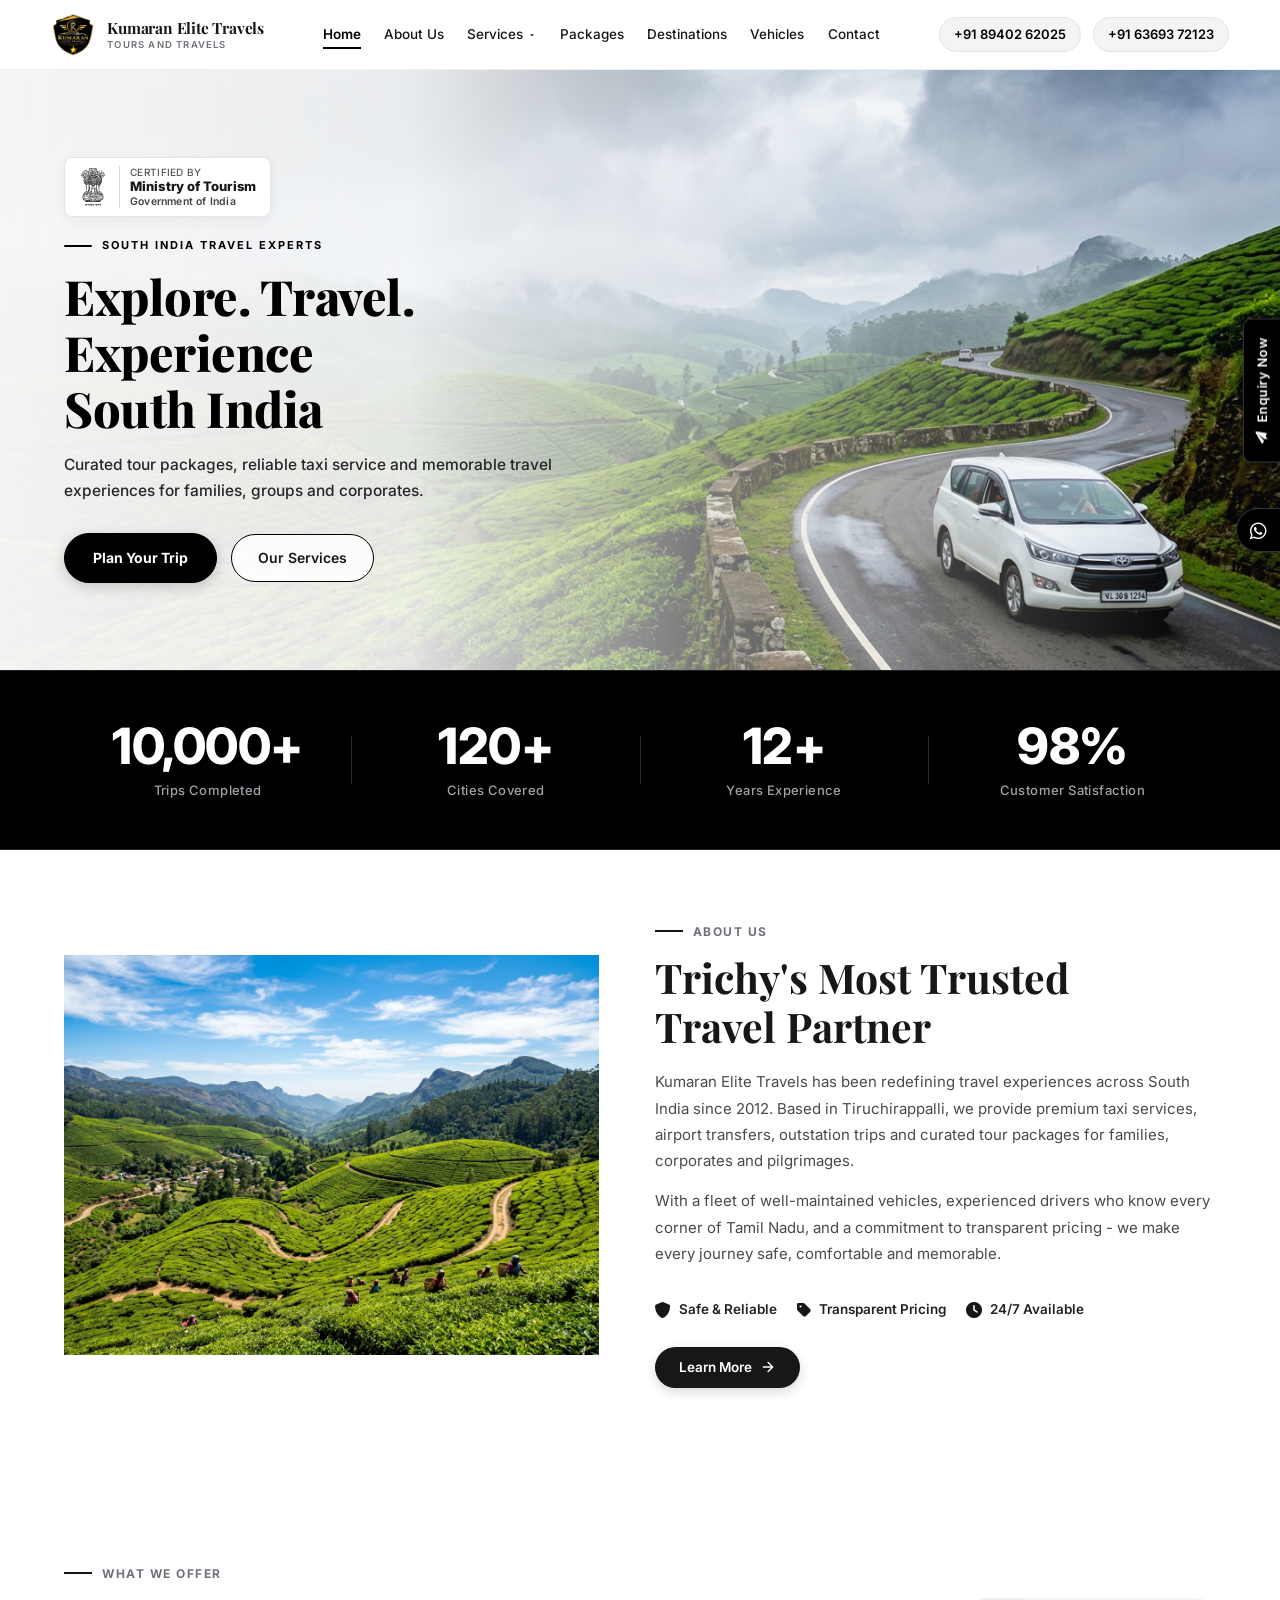
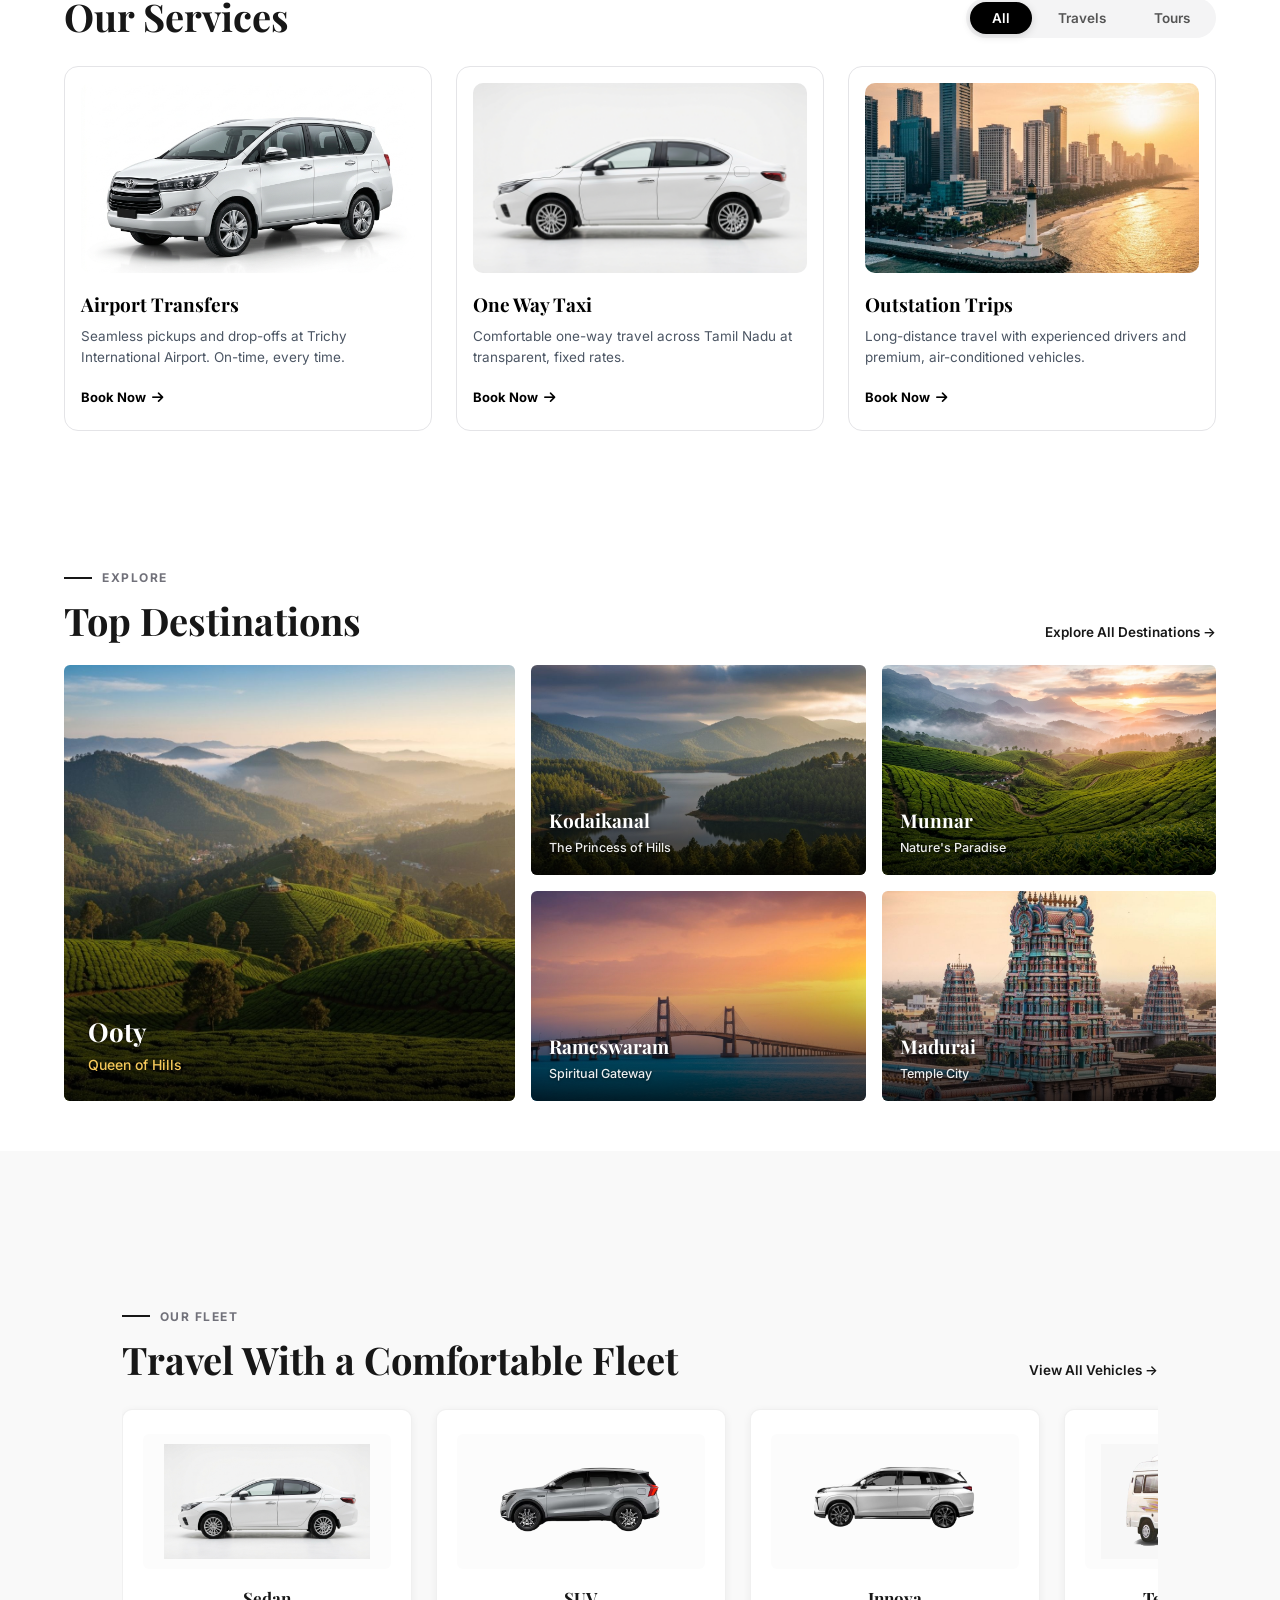
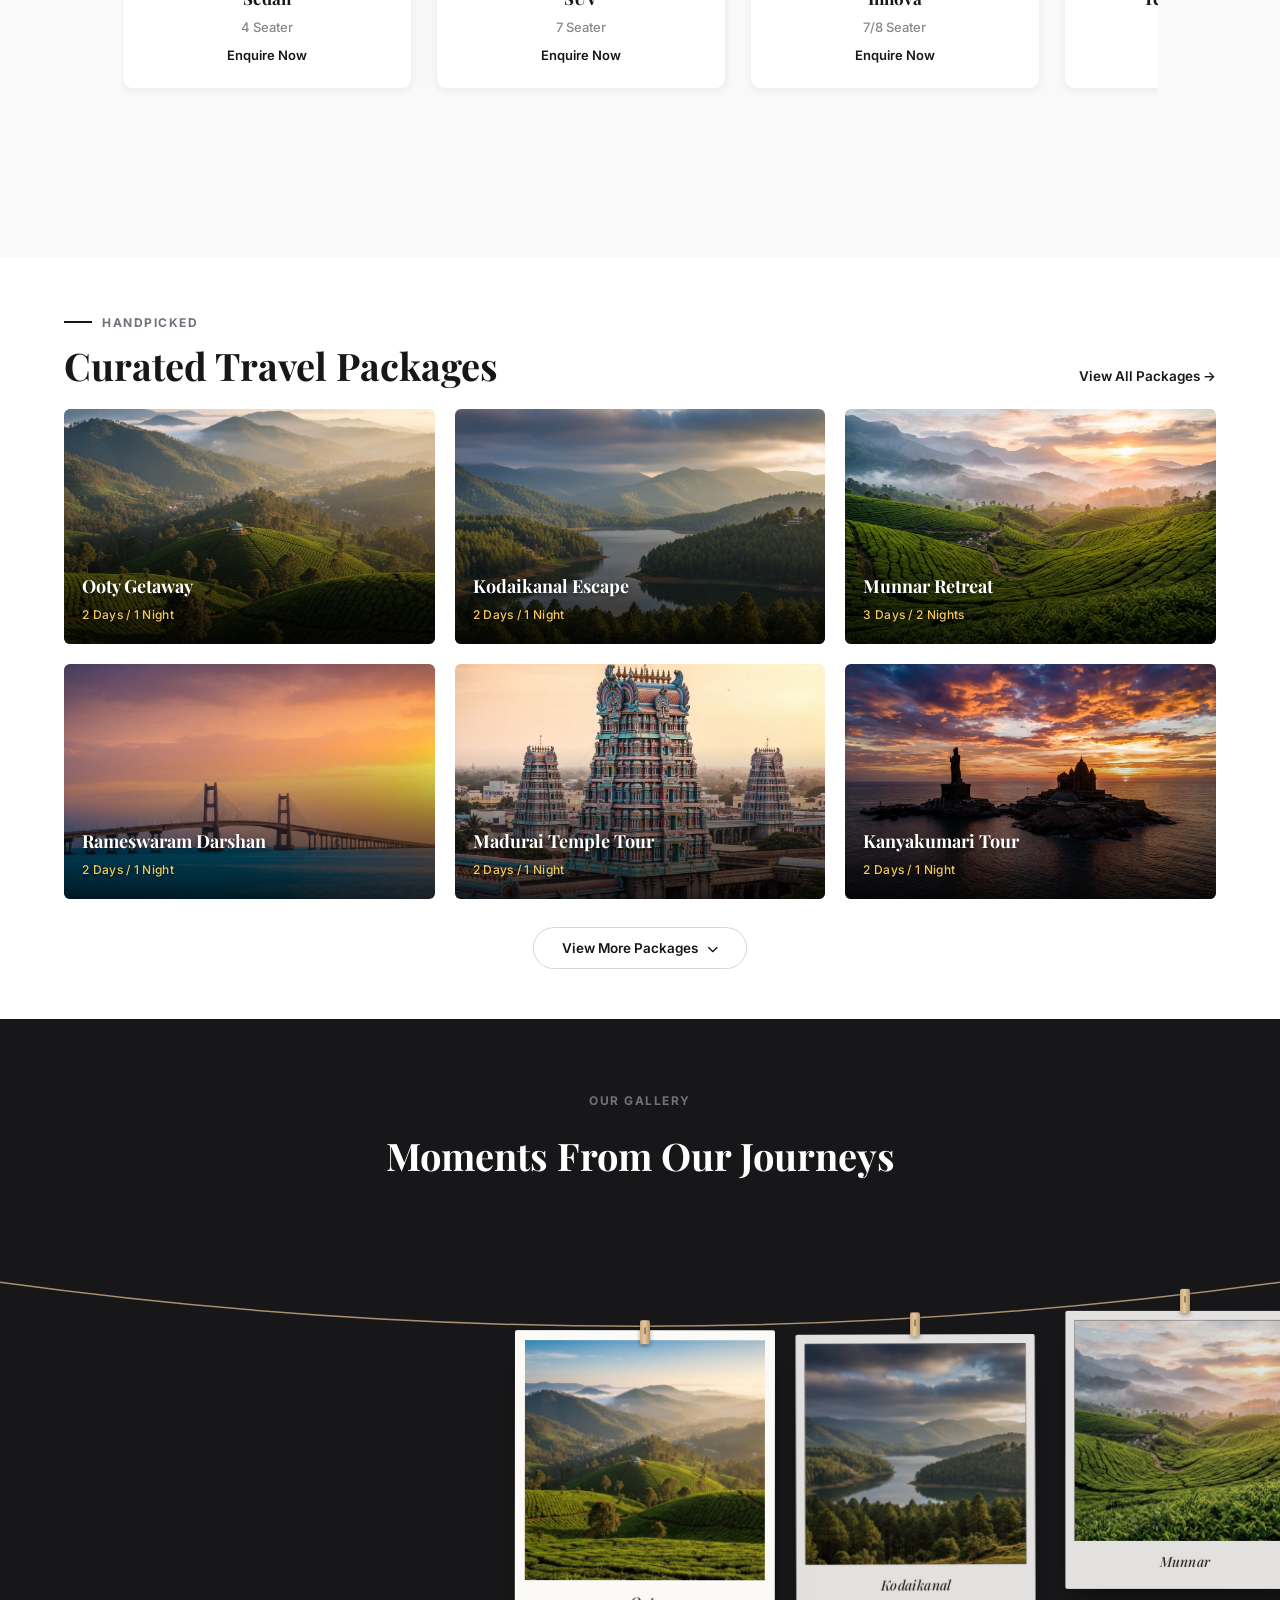
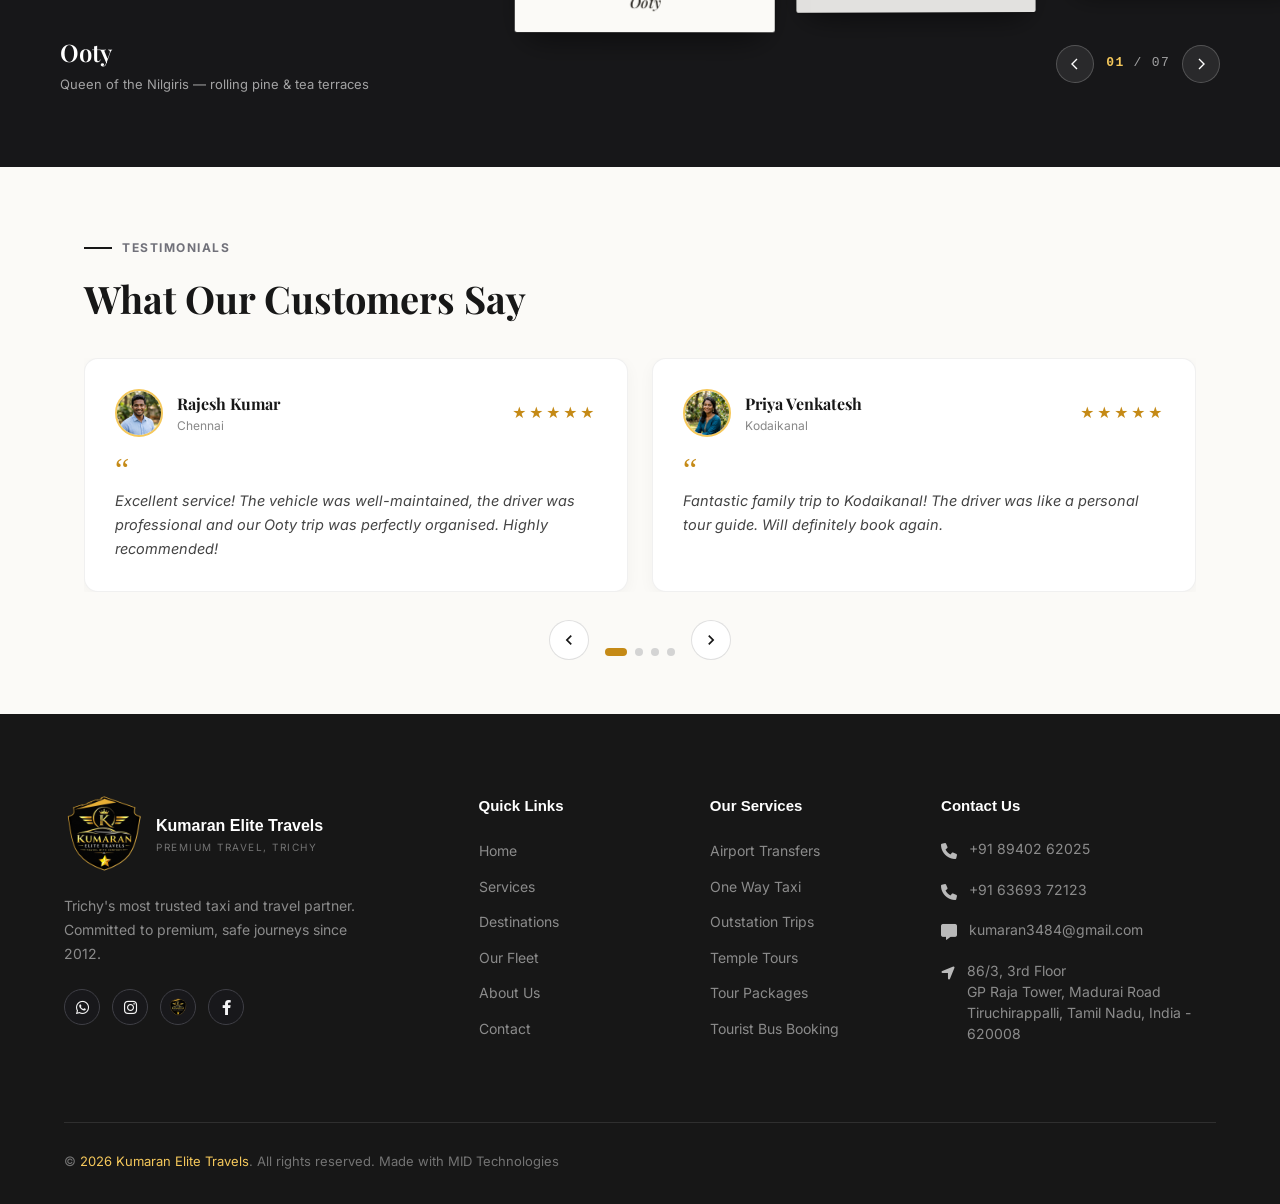
<file: index.html>
<!DOCTYPE html>
<html lang="en">

<head>
  <meta charset="UTF-8">
  <meta name="viewport" content="width=device-width, initial-scale=1.0">
  <link rel="shortcut icon" href="assets/kumaran_logo.png" type="image/x-icon">
  <title>Kumaran Elite Travels | Best Tours and Travels in Trichy | Taxi Service</title>
  <meta name="description"
    content="Kumaran Elite Travels is a trusted tours and travels company in Trichy offering taxi service, airport transfers, one way cabs, outstation taxi, temple tours and South India tour packages.">
  <meta name="keywords"
    content="Kumaran Elite Travels, Tours and Travels in Trichy, Trichy Taxi Service, Airport Taxi Trichy, One Way Taxi Trichy, Outstation Taxi Trichy">
  <meta name="robots" content="index, follow">
  <meta name="author" content="Kumaran Elite Travels">
  <link rel="canonical" href="https://kumaranelitetravels.in/">
  <meta property="og:title" content="Kumaran Elite Travels - Best Taxi Service in Trichy">
  <meta property="og:description"
    content="Reliable tours and travels in Trichy offering airport transfers, one way taxi, outstation cabs and South India tour packages.">
  <meta property="og:type" content="website">
  <meta property="og:url" content="https://kumaranelitetravels.in/">
  <meta property="og:image" content="https://kumaranelitetravels.in/assets/kumaran_logo.png">
  <meta property="og:site_name" content="Kumaran Elite Travels">
  <meta property="og:locale" content="en_IN">
  <meta name="twitter:card" content="summary_large_image">
  <meta name="twitter:title" content="Kumaran Elite Travels | Tours and Travels in Trichy">
  <meta name="twitter:description"
    content="Trusted taxi and travel service in Trichy for airport transfers, outstation trips and tour packages.">
  <meta name="twitter:image" content="https://kumaranelitetravels.in/assets/kumaran_logo.png">
  <script
    type="application/ld+json">{"@context":"https://schema.org","@type":"TravelAgency","name":"Kumaran Elite Travels","url":"https://kumaranelitetravels.in","telephone":"+91 8940262025","email":"kumaran3484@gmail.com","address":{"@type":"PostalAddress","streetAddress":"86/3, 3rd Floor, GP Raja Tower, Madurai Road","addressLocality":"Tiruchirappalli","addressRegion":"Tamil Nadu","postalCode":"620008","addressCountry":"IN"},"priceRange":"Rs","openingHours":"Mo-Su 00:00-23:59"}</script>
  <link rel="preconnect" href="https://fonts.googleapis.com">
  <link rel="preconnect" href="https://fonts.gstatic.com" crossorigin>
  <link rel="stylesheet" href="https://cdnjs.cloudflare.com/ajax/libs/font-awesome/6.0.0-beta3/css/all.min.css">
  <link
    href="https://fonts.googleapis.com/css2?family=Playfair+Display:wght@400;500;600;700;800&family=Inter:wght@300;400;500;600;700&display=swap"
    rel="stylesheet">
  <link rel="stylesheet" href="style.css">
  <link rel="stylesheet" href="home.css">
</head>

<body class="home-page">
  <!-- NAVIGATION HEADER -->
  <nav class="home-nav" id="homeNav">
    <a href="index.html" class="nav-logo">
      <img src="assets/kumaran_logo.png" alt="Kumaran Elite Travels Logo" width="46" height="46">
      <div class="nav-logo-text">
        <div class="brand">Kumaran Elite Travels</div>
        <div class="sub">Tours and Travels</div>
      </div>
    </a>
    <div class="home-nav-links">
      <a href="index.html" class="active">Home</a>
      <a href="about.html">About Us</a>
      <div class="nav-dropdown">
        <a href="#services">Services <svg class="dropdown-arrow" viewBox="0 0 24 24">
            <path d="M7 10l5 5 5-5z" fill="currentColor" />
          </svg></a>
        <div class="dropdown-menu">
          <a href="book.html?service=airport">Airport Transfers</a>
          <a href="book.html?service=oneway">One Way Taxi</a>
          <a href="book.html?service=outstation">Outstation Trips</a>
          <a href="package.html">Tour Packages</a>
          <a href="vehicle.html">Tempo &amp; Bus Booking</a>
        </div>
      </div>
      <a href="package.html">Packages</a>
      <a href="#destinations">Destinations</a>
      <a href="vehicle.html">Vehicles</a>
      <a href="#contact">Contact</a>
    </div>
    <div class="nav-actions-right nav-phones">
      <a href="tel:+918940262025" class="nav-phone-link"> <span>+91 89402 62025</span></a>
      <a href="tel:+916369372123" class="nav-phone-link"></i> <span>+91 63693 72123</span></a>
    </div>
    <button class="home-hamburger" id="homeHamburger"
      aria-label="Open menu"><span></span><span></span><span></span></button>
  </nav>

  <!-- Mobile Menu -->
  <div class="home-mobile-menu" id="homeMobileMenu" role="dialog" aria-modal="true">
    <button class="close-menu" id="homeCloseMenu" aria-label="Close menu">&#x2715;</button>
    <a href="index.html" onclick="closeHomeMobile()">Home</a>
    <a href="about.html" onclick="closeHomeMobile()">About Us</a>
    <a href="#services" onclick="closeHomeMobile()">Services</a>
    <a href="package.html" onclick="closeHomeMobile()">Packages</a>
    <a href="#destinations" onclick="closeHomeMobile()">Destinations</a>
    <a href="vehicle.html" onclick="closeHomeMobile()">Vehicles</a>
    <a href="#contact" onclick="closeHomeMobile()">Contact</a>
    <div class="mobile-nav-phones">
      <a href="tel:+918940262025" class="mobile-phone-link"><i class="fas fa-phone-alt"></i> +91 89402 62025</a>
      <a href="tel:+916369372123" class="mobile-phone-link"><i class="fas fa-phone-alt"></i> +91 63693 72123</a>
    </div>
  </div>

  <!-- ENQUIRY MODAL -->
  <div class="enquiry-modal-backdrop" id="enquiryModalBackdrop" role="dialog" aria-modal="true"
    aria-label="Enquiry Form">
    <div class="enquiry-modal">
      <button class="enquiry-modal-close" id="enquiryModalClose" aria-label="Close">&#x2715;</button>
      <div class="enquiry-modal-header">
        <h3>Plan Your Journey</h3>
        <p>Fill in your details and we will get back to you shortly.</p>
      </div>
      <form class="enquiry-form" id="enquiryForm">
        <div class="eq-field"><label for="eq-name">Your Name</label><input type="text" id="eq-name"
            placeholder="e.g. Rajesh Kumar" required autocomplete="name"></div>
        <div class="eq-field"><label for="eq-phone">Phone Number</label><input type="tel" id="eq-phone"
            placeholder="+91 98765 43210" required autocomplete="tel"></div>
        <div class="eq-field"><label for="eq-service">Service Required</label>
          <select id="eq-service">
            <option value="">Select a service</option>
            <option>Airport Transfer</option>
            <option>One Way Taxi</option>
            <option>Outstation Trip</option>
            <option>Temple Tour</option>
            <option>South India Tour Package</option>
            <option>Tourist Bus Booking</option>
          </select>
        </div>
        <div class="eq-field"><label for="eq-msg">Message (optional)</label><textarea id="eq-msg" rows="3"
            placeholder="Tell us about your travel plans..."></textarea></div>
        <div class="eq-actions">
          <button type="submit" class="eq-submit" id="eqSubmitBtn"><i class="fas fa-paper-plane"></i> Send
            Enquiry</button>
          <a href="https://wa.me/918940262025?text=Hi%20Kumaran%20Elite%20Travels%2C%20I%20would%20like%20to%20enquire."
            target="_blank" class="eq-whatsapp"><i class="fab fa-whatsapp"></i> WhatsApp Us</a>
        </div>
      </form>
    </div>
  </div>
  <main>

    <!-- HERO SECTION -->
    <section class="home-hero" id="home">
      <div class="hero-bg-wrapper">
        <div class="hero-carousel" id="heroCarousel" aria-hidden="true">
          <div class="hero-slide active">
            <img src="assets/hero_bg_1.jpg" alt="South India Travel - Scenic Landscapes" loading="eager" fetchpriority="high">
          </div>
          <div class="hero-slide">
            <img src="assets/hero_bg_2.jpg" alt="South India Travel - Heritage & Destinations" loading="lazy">
          </div>
          <div class="hero-slide">
            <img src="assets/hero_bg_3.jpg" alt="South India Travel - Scenic Routes & Coastal Roads" loading="lazy">
          </div>
          <div class="hero-slide">
            <img src="assets/munnar.jpg" alt="South India Travel - Munnar Hill Station" loading="lazy">
          </div>
        </div>
      </div>
      <div class="hero-overlay" aria-hidden="true"></div>

      <div class="hero-container">
        <div class="hero-content-col">
          <div class="hero-cert">
            <div class="hero-cert-icon"><img src="assets/emblem_of_india.svg" alt="State Emblem of India"
                class="hero-emblem-img" width="30" height="42"></div>
            <div class="hero-cert-text">
              <span class="cert-line-1">Certified by</span>
              <strong class="cert-line-2">Ministry of Tourism</strong>
              <span class="cert-line-3">Government of India</span>
            </div>
          </div>
          <div class="hero-eyebrow"><span class="hero-eyebrow-line"></span><span class="hero-eyebrow-text">SOUTH INDIA
              TRAVEL EXPERTS</span></div>
          <h1 class="hero-title">Explore. Travel. Experience<br>South India</h1>
          <p class="hero-desc">Curated tour packages, reliable taxi service and memorable travel experiences for
            families, groups and corporates.</p>
          <div class="hero-actions">
            <a href="book.html" class="btn-hero-primary">Plan Your Trip</a>
            <a href="#services" class="btn-hero-secondary">Our Services</a>
          </div>
        </div>
      </div>
    </section>

    <!-- ANIMATED STATISTICS STRIP -->
    <section class="stats-strip" id="statsStrip" aria-label="Our achievements">
      <div class="stats-strip-inner">
        <div class="stats-strip-item">
          <div class="ss-number" data-target="10000" data-suffix="+">0</div>
          <div class="ss-label">Trips Completed</div>
        </div>
        <div class="stats-strip-divider"></div>
        <div class="stats-strip-item">
          <div class="ss-number" data-target="120" data-suffix="+">0</div>
          <div class="ss-label">Cities Covered</div>
        </div>
        <div class="stats-strip-divider"></div>
        <div class="stats-strip-item">
          <div class="ss-number" data-target="12" data-suffix="+">0</div>
          <div class="ss-label">Years Experience</div>
        </div>
        <div class="stats-strip-divider"></div>
        <div class="stats-strip-item">
          <div class="ss-number" data-target="98" data-suffix="%">0</div>
          <div class="ss-label">Customer Satisfaction</div>
        </div>
      </div>
    </section><!-- ABOUT SECTION -->
    <section class="about-section" id="about">
      <div class="about-inner">
        <div class="about-image-col">
          <img src="assets/about_hero.jpg" alt="Kumaran Elite Travels - South India Travel Experience"
            class="about-hero-img" loading="lazy">
        </div>
        <div class="about-content-col">
          <div class="section-eyebrow"><span class="eyebrow-line"></span><span class="eyebrow-text">ABOUT US</span>
          </div>
          <h2 class="about-heading">Trichy's Most Trusted<br>Travel Partner</h2>
          <p class="about-text">Kumaran Elite Travels has been redefining travel experiences across South India since
            2012. Based in Tiruchirappalli, we provide premium taxi services, airport transfers, outstation trips and
            curated tour packages for families, corporates and pilgrimages.</p>
          <p class="about-text">With a fleet of well-maintained vehicles, experienced drivers who know every corner of
            Tamil Nadu, and a commitment to transparent pricing - we make every journey safe, comfortable and memorable.
          </p>
          <div class="about-pillars">
            <div class="about-pillar"><i class="fas fa-shield-alt"></i><span>Safe &amp; Reliable</span></div>
            <div class="about-pillar"><i class="fas fa-tag"></i><span>Transparent Pricing</span></div>
            <div class="about-pillar"><i class="fas fa-clock"></i><span>24/7 Available</span></div>
          </div>
          <a href="about.html" class="about-learn-more">Learn More <svg viewBox="0 0 24 24" fill="none">
              <path d="M5 12h14M12 5l7 7-7 7" stroke="currentColor" stroke-width="2" stroke-linecap="round" />
            </svg></a>
        </div>
      </div>
    </section>

    <!-- OUR SERVICES SECTION -->
    <section class="services-section-home" id="services">
      <div class="home-section">
        <div class="services-header-home">
          <div>
            <div class="section-eyebrow"><span class="eyebrow-line"></span><span class="eyebrow-text">WHAT WE
                OFFER</span></div>
            <h2 class="section-heading">Our Services</h2>
          </div>
          <div class="services-filter-tabs" role="tablist" aria-label="Service categories">
            <button class="svc-tab active" data-filter="all" role="tab" aria-selected="true">All</button>
            <button class="svc-tab" data-filter="travels" role="tab" aria-selected="false">Travels</button>
            <button class="svc-tab" data-filter="tours" role="tab" aria-selected="false">Tours</button>
          </div>
        </div>
        <div class="services-cards-grid" id="services-grid">
          <a href="book.html?service=airport" class="svc-card" data-category="travels">
            <div class="svc-card-thumb">
              <img src="assets/hero_vehicle.jpg" alt="Airport Transfers" loading="lazy">
            </div>
            <h3 class="svc-card-name">Airport Transfers</h3>
            <p class="svc-card-desc">Seamless pickups and drop-offs at Trichy International Airport. On-time, every
              time.</p>
            <span class="svc-card-link">Book Now <i class="fas fa-arrow-right"></i></span>
          </a>
          <a href="book.html?service=oneway" class="svc-card" data-category="travels">
            <div class="svc-card-thumb">
              <img src="assets/sedan.jpg" alt="One Way Taxi" loading="lazy">
            </div>
            <h3 class="svc-card-name">One Way Taxi</h3>
            <p class="svc-card-desc">Comfortable one-way travel across Tamil Nadu at transparent, fixed rates.</p>
            <span class="svc-card-link">Book Now <i class="fas fa-arrow-right"></i></span>
          </a>
          <a href="book.html?service=outstation" class="svc-card" data-category="travels">
            <div class="svc-card-thumb">
              <img src="assets/chennai.jpg" alt="Outstation Trips" loading="lazy">
            </div>
            <h3 class="svc-card-name">Outstation Trips</h3>
            <p class="svc-card-desc">Long-distance travel with experienced drivers and premium, air-conditioned
              vehicles.</p>
            <span class="svc-card-link">Book Now <i class="fas fa-arrow-right"></i></span>
          </a>
          <a href="package.html" class="svc-card" data-category="tours">
            <div class="svc-card-thumb">
              <img src="assets/rameswaram.jpg" alt="Temple Tours" loading="lazy">
            </div>
            <h3 class="svc-card-name">Temple Tours</h3>
            <p class="svc-card-desc">Curated spiritual journeys to sacred temples across Tamil Nadu with expert local
              guides.</p>
            <span class="svc-card-link">View Packages <i class="fas fa-arrow-right"></i></span>
          </a>
          <a href="package.html" class="svc-card" data-category="tours">
            <div class="svc-card-thumb">
              <img src="assets/munnar.jpg" alt="South India Tour Packages" loading="lazy">
            </div>
            <h3 class="svc-card-name">South India Tour Packages</h3>
            <p class="svc-card-desc">All-inclusive packages covering culture, nature, heritage and scenic landscapes.
            </p>
            <span class="svc-card-link">View Packages <i class="fas fa-arrow-right"></i></span>
          </a>
          <a href="vehicle.html" class="svc-card" data-category="tours">
            <div class="svc-card-thumb">
              <img src="assets/tempo_traveller.png" alt="Tourist Bus Booking" loading="lazy">
            </div>
            <h3 class="svc-card-name">Tourist Bus Booking</h3>
            <p class="svc-card-desc">Comfortable and reliable buses for group tours, temple trips and outstation travel.
            </p>
            <span class="svc-card-link">Book Now <i class="fas fa-arrow-right"></i></span>
          </a>
        </div>
      </div>
    </section><!-- TOP DESTINATIONS -->
    <section class="home-section" id="destinations">
      <div class="section-header-row">
        <div>
          <div class="section-eyebrow"><span class="eyebrow-line"></span><span class="eyebrow-text">EXPLORE</span></div>
          <h2 class="section-heading">Top Destinations</h2>
        </div>
        <a href="package.html" class="view-all-link">Explore All Destinations &#x2192;</a>
      </div>
      <div class="dest-collage">
        <a href="package.html" class="dest-item dest-item-prominent"><img src="assets/ooty.jpg"
            alt="Ooty - Queen of Hills" loading="lazy">
          <div class="dest-overlay"></div>
          <div class="dest-info">
            <h3>Ooty</h3><span>Queen of Hills</span>
          </div>
        </a>
        <a href="package.html" class="dest-item"><img src="assets/kodaikanal.jpg" alt="Kodaikanal" loading="lazy">
          <div class="dest-overlay"></div>
          <div class="dest-info">
            <h3>Kodaikanal</h3><span>The Princess of Hills</span>
          </div>
        </a>
        <a href="package.html" class="dest-item"><img src="assets/munnar.jpg" alt="Munnar" loading="lazy">
          <div class="dest-overlay"></div>
          <div class="dest-info">
            <h3>Munnar</h3><span>Nature's Paradise</span>
          </div>
        </a>
        <a href="package.html" class="dest-item"><img src="assets/rameswaram.jpg" alt="Rameswaram" loading="lazy">
          <div class="dest-overlay"></div>
          <div class="dest-info">
            <h3>Rameswaram</h3><span>Spiritual Gateway</span>
          </div>
        </a>
        <a href="package.html" class="dest-item"><img src="assets/madurai.jpg" alt="Madurai" loading="lazy">
          <div class="dest-overlay"></div>
          <div class="dest-info">
            <h3>Madurai</h3><span>Temple City</span>
          </div>
        </a>
      </div>
    </section>

    <!-- VEHICLE FLEET -->
    <section class="fleet-section-new" id="fleet">
      <div class="home-section">
        <div class="section-header-row">
          <div>
            <div class="section-eyebrow"><span class="eyebrow-line"></span><span class="eyebrow-text">OUR FLEET</span>
            </div>
            <h2 class="section-heading">Travel With a Comfortable Fleet</h2>
          </div>
          <a href="vehicle.html" class="view-all-link">View All Vehicles &#x2192;</a>
        </div>
        <div class="fleet-grid-new">
          <a href="vehicle.html" class="fleet-item">
            <div class="fleet-item-img"><img src="assets/sedan.jpg" alt="Sedan taxi" loading="lazy"></div>
            <h4>Sedan</h4><span>4 Seater</span>
            <div class="fleet-item-cta">Enquire Now</div>
          </a>
          <a href="vehicle.html" class="fleet-item">
            <div class="fleet-item-img"><img src="assets/xuv.png" alt="SUV" loading="lazy"></div>
            <h4>SUV</h4><span>7 Seater</span>
            <div class="fleet-item-cta">Enquire Now</div>
          </a>
          <a href="vehicle.html" class="fleet-item">
            <div class="fleet-item-img"><img src="assets/hycross.png" alt="Innova" loading="lazy"></div>
            <h4>Innova</h4><span>7/8 Seater</span>
            <div class="fleet-item-cta">Enquire Now</div>
          </a>
          <a href="vehicle.html" class="fleet-item">
            <div class="fleet-item-img"><img src="assets/tempo_traveller.png" alt="Tempo Traveller" loading="lazy">
            </div>
            <h4>Tempo Traveller</h4><span>12 Seater</span>
            <div class="fleet-item-cta">Enquire Now</div>
          </a>
        </div>
      </div>
    </section>

    <!-- CURATED TRAVEL PACKAGES -->
    <section class="home-section" id="packages">
      <div class="section-header-row">
        <div>
          <div class="section-eyebrow"><span class="eyebrow-line"></span><span class="eyebrow-text">HANDPICKED</span>
          </div>
          <h2 class="section-heading">Curated Travel Packages</h2>
        </div>
        <a href="package.html" class="view-all-link">View All Packages &#x2192;</a>
      </div>
      <div class="pkg-grid" id="pkgGrid">
        <a href="package.html" class="pkg-card"><img src="assets/ooty.jpg" alt="Ooty Getaway" loading="lazy">
          <div class="pkg-overlay"></div>
          <div class="pkg-info">
            <h4>Ooty Getaway</h4><span>2 Days / 1 Night</span>
          </div>
        </a>
        <a href="package.html" class="pkg-card"><img src="assets/kodaikanal.jpg" alt="Kodaikanal Escape" loading="lazy">
          <div class="pkg-overlay"></div>
          <div class="pkg-info">
            <h4>Kodaikanal Escape</h4><span>2 Days / 1 Night</span>
          </div>
        </a>
        <a href="package.html" class="pkg-card"><img src="assets/munnar.jpg" alt="Munnar Retreat" loading="lazy">
          <div class="pkg-overlay"></div>
          <div class="pkg-info">
            <h4>Munnar Retreat</h4><span>3 Days / 2 Nights</span>
          </div>
        </a>
        <a href="package.html" class="pkg-card"><img src="assets/rameswaram.jpg" alt="Rameswaram Darshan"
            loading="lazy">
          <div class="pkg-overlay"></div>
          <div class="pkg-info">
            <h4>Rameswaram Darshan</h4><span>2 Days / 1 Night</span>
          </div>
        </a>
        <a href="package.html" class="pkg-card"><img src="assets/madurai.jpg" alt="Madurai Temple Tour" loading="lazy">
          <div class="pkg-overlay"></div>
          <div class="pkg-info">
            <h4>Madurai Temple Tour</h4><span>2 Days / 1 Night</span>
          </div>
        </a>
        <a href="package.html" class="pkg-card"><img src="assets/kanyakumari.jpg" alt="Kanyakumari Tour" loading="lazy">
          <div class="pkg-overlay"></div>
          <div class="pkg-info">
            <h4>Kanyakumari Tour</h4><span>2 Days / 1 Night</span>
          </div>
        </a>
        <a href="package.html" class="pkg-card"><img src="assets/nilgiri.jpg" alt="Nilgiri Explorer" loading="lazy">
          <div class="pkg-overlay"></div>
          <div class="pkg-info">
            <h4>Nilgiri Explorer</h4><span>4 Days / 3 Nights</span>
          </div>
        </a>
        <a href="package.html" class="pkg-card"><img src="assets/heritage.jpg" alt="Tamil Nadu Heritage" loading="lazy">
          <div class="pkg-overlay"></div>
          <div class="pkg-info">
            <h4>Tamil Nadu Heritage</h4><span>4 Days / 3 Nights</span>
          </div>
        </a>
        <a href="package.html" class="pkg-card"><img src="assets/chennai.jpg" alt="Chennai City Tour" loading="lazy">
          <div class="pkg-overlay"></div>
          <div class="pkg-info">
            <h4>Chennai City Tour</h4><span>1 Day</span>
          </div>
        </a>
      </div>
      <div class="pkg-toggle-wrapper">
        <button type="button" class="btn-pkg-toggle" id="pkgToggleBtn" aria-expanded="false">
          <span class="btn-text">View More Packages</span>
          <i class="fas fa-chevron-down toggle-icon"></i>
        </button>
      </div>
    </section><!-- GALLERY SECTION - Polaroid Carousel -->
    <section class="gallery-section" id="gallery">
      <div class="gallery-header">
        <div class="section-eyebrow centered"><span class="eyebrow-line"></span><span class="eyebrow-text">OUR
            GALLERY</span><span class="eyebrow-line"></span></div>
        <h2 class="gallery-heading">Moments From Our Journeys</h2>
      </div>
      <div class="polaroid-stage" id="polaroidStage" role="region" aria-label="Gallery carousel" tabindex="0">
        <svg class="polaroid-string-svg" aria-hidden="true">
          <path id="polaroidStringPath" fill="none" stroke="#a89070" stroke-width="1.5" stroke-linecap="round" />
        </svg>
        <div class="polaroid-cards" id="polaroidCards"></div>
        <div class="polaroid-bar">
          <div class="polaroid-caption" id="polaroidCaption" aria-live="polite"></div>
          <div class="polaroid-controls">
            <button type="button" class="pol-btn" id="polPrevBtn" aria-label="Previous photo">
              <svg width="16" height="16" viewBox="0 0 16 16" fill="none">
                <path d="M10 3 5 8l5 5" stroke="currentColor" stroke-width="1.4" />
              </svg>
            </button>
            <span class="pol-count" id="polCount" aria-hidden="true"><b>01</b> / 07</span>
            <button type="button" class="pol-btn" id="polNextBtn" aria-label="Next photo">
              <svg width="16" height="16" viewBox="0 0 16 16" fill="none">
                <path d="m6 3 5 5-5 5" stroke="currentColor" stroke-width="1.4" />
              </svg>
            </button>
          </div>
        </div>
        <div class="pol-sr-only" aria-live="polite" id="polAriaLive"></div>
      </div>
    </section>

    <!-- CUSTOMER REVIEWS -->
    <section class="reviews-section" id="reviews">
      <div class="reviews-container">
        <div class="reviews-header-row">
          <div class="section-eyebrow"><span class="eyebrow-line"></span><span class="eyebrow-text">TESTIMONIALS</span>
          </div>
          <h2 class="reviews-title">What Our Customers Say</h2>
        </div>
        <div class="reviews-carousel-wrap">
          <div class="reviews-track" id="reviewsTrack">
            <div class="review-slide">
              <div class="review-card">
                <div class="review-card-top"><img src="assets/customer_1.jpg" alt="Rajesh Kumar"
                    class="review-card-avatar" loading="lazy">
                  <div>
                    <div class="review-card-name">Rajesh Kumar</div>
                    <div class="review-card-city">Chennai</div>
                  </div>
                  <div class="review-card-stars">&#9733;&#9733;&#9733;&#9733;&#9733;</div>
                </div><span class="review-card-quote">&ldquo;</span>
                <p class="review-card-text">Excellent service! The vehicle was well-maintained, the driver was
                  professional and our Ooty trip was perfectly organised. Highly recommended!</p>
              </div>
            </div>
            <div class="review-slide">
              <div class="review-card">
                <div class="review-card-top"><img src="assets/customer_2.jpg" alt="Priya Venkatesh"
                    class="review-card-avatar" loading="lazy">
                  <div>
                    <div class="review-card-name">Priya Venkatesh</div>
                    <div class="review-card-city">Kodaikanal</div>
                  </div>
                  <div class="review-card-stars">&#9733;&#9733;&#9733;&#9733;&#9733;</div>
                </div><span class="review-card-quote">&ldquo;</span>
                <p class="review-card-text">Fantastic family trip to Kodaikanal! The driver was like a personal tour
                  guide. Will definitely book again.</p>
              </div>
            </div>
            <div class="review-slide">
              <div class="review-card">
                <div class="review-card-top"><img src="assets/customer_1.jpg" alt="Mohammed Ashraf"
                    class="review-card-avatar" loading="lazy">
                  <div>
                    <div class="review-card-name">Mohammed Ashraf</div>
                    <div class="review-card-city">Trichy</div>
                  </div>
                  <div class="review-card-stars">&#9733;&#9733;&#9733;&#9733;&#9733;</div>
                </div><span class="review-card-quote">&ldquo;</span>
                <p class="review-card-text">Pilgrimage trip to Rameswaram was perfectly arranged. Kumaran Elite Travels
                  made everything smooth and comfortable.</p>
              </div>
            </div>
            <div class="review-slide">
              <div class="review-card">
                <div class="review-card-top"><img src="assets/customer_2.jpg" alt="Sowmya Nair"
                    class="review-card-avatar" loading="lazy">
                  <div>
                    <div class="review-card-name">Sowmya Nair</div>
                    <div class="review-card-city">Madurai</div>
                  </div>
                  <div class="review-card-stars">&#9733;&#9733;&#9733;&#9733;&#9733;</div>
                </div><span class="review-card-quote">&ldquo;</span>
                <p class="review-card-text">Super transparent pricing - what they quoted is exactly what I paid. No
                  hidden charges at all.</p>
              </div>
            </div>
          </div>
        </div>
        <div class="reviews-nav-row">
          <button id="reviewPrev" class="reviews-nav-btn" aria-label="Previous review"><svg viewBox="0 0 24 24"
              fill="currentColor">
              <path d="M15.41 7.41L14 6l-6 6 6 6 1.41-1.41L10.83 12z" />
            </svg></button>
          <div class="review-dots" id="reviewDots">
            <span class="active" data-idx="0"></span><span data-idx="1"></span><span data-idx="2"></span><span
              data-idx="3"></span>
          </div>
          <button id="reviewNext" class="reviews-nav-btn" aria-label="Next review"><svg viewBox="0 0 24 24"
              fill="currentColor">
              <path d="M10 6L8.59 7.41 13.17 12l-4.58 4.59L10 18l6-6z" />
            </svg></button>
        </div>
      </div>
    </section>



  </main><!-- FOOTER -->
  <footer id="contact">
    <div class="footer-inner">
      <div class="footer-grid">
        <div class="footer-brand">
          <div class="footer-logo">
            <img src="assets/kumaran_logo.png" alt="Kumaran Elite Travels" height="80" width="80" loading="lazy">
            <div class="footer-logo-text">
              <div class="brand">Kumaran Elite Travels</div>
              <div class="sub">Premium Travel, Trichy</div>
            </div>
          </div>
          <p class="footer-desc">Trichy's most trusted taxi and travel partner. Committed to premium, safe journeys
            since 2012.</p>
          <div class="footer-social" aria-label="Social Media Links">
            <a href="https://wa.me/918940262025" target="_blank" rel="noopener noreferrer" aria-label="WhatsApp" class="footer-social-btn"><i
                class="fab fa-whatsapp" aria-hidden="true"></i></a>
            <!-- Instagram profile link: Missing from project, configurable -->
            <a href="#" aria-label="Instagram" class="footer-social-btn" data-social="instagram"><i
                class="fab fa-instagram" aria-hidden="true"></i></a>
            <!-- TripO profile link: Missing from project, configurable; reusing project's logo asset -->
            <a href="#" aria-label="TripO" class="footer-social-btn footer-social-tripo" data-social="tripo"><img
                src="assets/kumaran_logo.png" alt="TripO" class="footer-social-img"></a>
            <!-- Facebook profile link: Missing from project, configurable -->
            <a href="#" aria-label="Facebook" class="footer-social-btn" data-social="facebook"><i
                class="fab fa-facebook-f" aria-hidden="true"></i></a>
          </div>
        </div>
        <div class="footer-col">
          <h4>Quick Links</h4>
          <ul>
            <li><a href="#home">Home</a></li>
            <li><a href="#services">Services</a></li>
            <li><a href="#destinations">Destinations</a></li>
            <li><a href="vehicle.html">Our Fleet</a></li>
            <li><a href="about.html">About Us</a></li>
            <li><a href="#contact">Contact</a></li>
          </ul>
        </div>
        <div class="footer-col">
          <h4>Our Services</h4>
          <ul>
            <li><a href="book.html?service=airport">Airport Transfers</a></li>
            <li><a href="book.html?service=oneway">One Way Taxi</a></li>
            <li><a href="book.html?service=outstation">Outstation Trips</a></li>
            <li><a href="package.html">Temple Tours</a></li>
            <li><a href="package.html">Tour Packages</a></li>
            <li><a href="vehicle.html">Tourist Bus Booking</a></li>
          </ul>
        </div>
        <div class="footer-col">
          <h4>Contact Us</h4>
          <div class="contact-item"><span class="contact-icon"><i class="fas fa-phone"></i></span><span
              class="contact-text"><a href="tel:+918940262025" style="color:inherit;">+91 89402 62025</a></span></div>
          <div class="contact-item"><span class="contact-icon"><i class="fas fa-phone"></i></span><span
              class="contact-text"><a href="tel:+916369372123" style="color:inherit;">+91 63693 72123</a></span></div>
          <div class="contact-item"><span class="contact-icon"><i class="fas fa-message"></i></span><span
              class="contact-text">kumaran3484@gmail.com</span></div>
          <div class="contact-item"><span class="contact-icon"><i class="fas fa-location-arrow"></i></span><span
              class="contact-text">86/3, 3rd Floor<br>GP Raja Tower, Madurai Road<br>Tiruchirappalli, Tamil Nadu, India
              - 620008</span></div>
        </div>
      </div>
      <div class="footer-bottom">
        <div class="footer-copy">&copy; <span id="year"></span> <span>Kumaran Elite Travels</span>. All rights reserved.
          Made with MID Technologies</div>
      </div>
    </div>
  </footer>

  <!-- Sticky Floating Enquiry Now Tab -->
  <button type="button" class="enquiry-side-tab" id="enquirySideTab" aria-label="Open Enquiry Form"
    onclick="openEnquiryModal()">
    <i class="fas fa-paper-plane enquiry-tab-icon" aria-hidden="true"></i>
    <span>Enquiry Now</span>
  </button>

  <!-- Sticky Floating WhatsApp Tab -->
  <a href="https://wa.me/918940262025" target="_blank" rel="noopener noreferrer" class="whatsapp-floating-tab"
    id="whatsappFloatingTab" aria-label="Chat on WhatsApp">
    <i class="fab fa-whatsapp" aria-hidden="true"></i>
    <span class="whatsapp-tab-text">Chat on WhatsApp</span>
  </a>

  <button id="backToTop" class="back-to-top-btn" aria-label="Back to top"><i class="fas fa-arrow-up"></i></button>




  <!-- JAVASCRIPT LOGIC -->
  <script>
    (function () {
      'use strict';

      // --- COPYRIGHT YEAR ---
      const yearEl = document.getElementById('year');
      if (yearEl) yearEl.textContent = new Date().getFullYear();

      // --- MOBILE NAVIGATION ---
      const hamburger = document.getElementById('homeHamburger');
      const mobileMenu = document.getElementById('homeMobileMenu');
      const closeMenu = document.getElementById('homeCloseMenu');

      function openMobileMenu() {
        if (mobileMenu) {
          mobileMenu.classList.add('active');
          mobileMenu.classList.add('open');
          document.body.style.overflow = 'hidden';
        }
      }

      function closeHomeMobile() {
        if (mobileMenu) {
          mobileMenu.classList.remove('active');
          mobileMenu.classList.remove('open');
          document.body.style.overflow = '';
        }
      }
      window.closeHomeMobile = closeHomeMobile;

      if (hamburger) hamburger.addEventListener('click', openMobileMenu);
      if (closeMenu) closeMenu.addEventListener('click', closeHomeMobile);

      const enquirySideTab = document.getElementById('enquirySideTab');
      if (enquirySideTab) enquirySideTab.addEventListener('click', openEnquiryModal);

      // --- STICKY NAV SCROLL SHADOW ---
      const homeNav = document.getElementById('homeNav');
      window.addEventListener('scroll', function () {
        if (!homeNav) return;
        if (window.scrollY > 20) {
          homeNav.classList.add('scrolled');
        } else {
          homeNav.classList.remove('scrolled');
        }
      }, { passive: true });

      // --- ENQUIRY MODAL LOGIC ---
      const enquiryModalBackdrop = document.getElementById('enquiryModalBackdrop');
      const enquiryModalClose = document.getElementById('enquiryModalClose');
      const enquiryForm = document.getElementById('enquiryForm');

      function openEnquiryModal() {
        if (enquiryModalBackdrop) {
          enquiryModalBackdrop.classList.add('active');
          document.body.style.overflow = 'hidden';
          const nameInput = document.getElementById('eq-name');
          if (nameInput) setTimeout(() => nameInput.focus(), 100);
        }
      }
      window.openEnquiryModal = openEnquiryModal;

      function closeEnquiryModal() {
        if (enquiryModalBackdrop) {
          enquiryModalBackdrop.classList.remove('active');
          document.body.style.overflow = '';
        }
      }
      window.closeEnquiryModal = closeEnquiryModal;

      if (enquiryModalClose) enquiryModalClose.addEventListener('click', closeEnquiryModal);

      if (enquiryModalBackdrop) {
        enquiryModalBackdrop.addEventListener('click', function (e) {
          if (e.target === enquiryModalBackdrop) closeEnquiryModal();
        });
      }

      document.addEventListener('keydown', function (e) {
        if (e.key === 'Escape' && enquiryModalBackdrop && enquiryModalBackdrop.classList.contains('active')) {
          closeEnquiryModal();
        }
      });

      if (enquiryForm) {
        enquiryForm.addEventListener('submit', function (e) {
          e.preventDefault();
          const name = document.getElementById('eq-name') ? document.getElementById('eq-name').value.trim() : '';
          const phone = document.getElementById('eq-phone') ? document.getElementById('eq-phone').value.trim() : '';
          const service = document.getElementById('eq-service') ? document.getElementById('eq-service').value : '';
          const msg = document.getElementById('eq-msg') ? document.getElementById('eq-msg').value.trim() : '';

          let waText = 'Hi Kumaran Elite Travels,%0A%0A' +
            '*Enquiry Details:*%0A' +
            '• *Name:* ' + encodeURIComponent(name) + '%0A' +
            '• *Phone:* ' + encodeURIComponent(phone) + '%0A' +
            '• *Service:* ' + encodeURIComponent(service || 'General Enquiry');

          if (msg) {
            waText += '%0A• *Message:* ' + encodeURIComponent(msg);
          }

          const waUrl = 'https://wa.me/918940262025?text=' + waText;
          window.open(waUrl, '_blank');
          closeEnquiryModal();
          enquiryForm.reset();
        });
      }

      // --- HERO BACKGROUND SLIDESHOW CAROUSEL ---
      (function initHeroCarousel() {
        const carousel = document.getElementById('heroCarousel');
        if (!carousel) return;
        const slides = carousel.querySelectorAll('.hero-slide');
        if (slides.length <= 1) return;

        let currentIndex = 0;
        let slideTimer = null;
        const slideInterval = 5000;
        const motionQuery = window.matchMedia('(prefers-reduced-motion: reduce)');

        // Preload lazy slide images after initial window load so transitions are seamless
        window.addEventListener('load', () => {
          slides.forEach((slide) => {
            const img = slide.querySelector('img');
            if (img && img.loading === 'lazy') {
              img.loading = 'eager';
            }
          });
        });

        function showNextSlide() {
          slides[currentIndex].classList.remove('active');
          currentIndex = (currentIndex + 1) % slides.length;
          slides[currentIndex].classList.add('active');
        }

        function startSlideshow() {
          if (motionQuery.matches) return;
          stopSlideshow();
          slideTimer = setInterval(showNextSlide, slideInterval);
        }

        function stopSlideshow() {
          if (slideTimer) {
            clearInterval(slideTimer);
            slideTimer = null;
          }
        }

        // Pause slideshow when tab/page is hidden
        document.addEventListener('visibilitychange', () => {
          if (document.hidden) {
            stopSlideshow();
          } else {
            startSlideshow();
          }
        });

        // Respect user's reduced-motion preference changes
        if (motionQuery.addEventListener) {
          motionQuery.addEventListener('change', () => {
            if (motionQuery.matches) {
              stopSlideshow();
            } else {
              startSlideshow();
            }
          });
        }

        startSlideshow();
      })();

      // --- ANIMATED STATISTICS STRIP (Count-up on viewport enter) ---
      const statsStrip = document.getElementById('statsStrip');
      let statsAnimated = false;

      function animateCounter(el) {
        const target = parseInt(el.getAttribute('data-target'), 10) || 0;
        const suffix = el.getAttribute('data-suffix') || '';
        const duration = 1800;
        const start = performance.now();

        function step(now) {
          const progress = Math.min((now - start) / duration, 1);
          // Ease-out cubic
          const ease = 1 - Math.pow(1 - progress, 3);
          const current = Math.floor(ease * target);
          el.textContent = current.toLocaleString('en-US') + suffix;
          if (progress < 1) {
            requestAnimationFrame(step);
          } else {
            el.textContent = target.toLocaleString('en-US') + suffix;
          }
        }
        requestAnimationFrame(step);
      }

      if (statsStrip && 'IntersectionObserver' in window) {
        const statsObs = new IntersectionObserver((entries) => {
          entries.forEach((entry) => {
            if (entry.isIntersecting && !statsAnimated) {
              statsAnimated = true;
              const numbers = statsStrip.querySelectorAll('.ss-number');
              numbers.forEach((num) => animateCounter(num));
              statsObs.unobserve(statsStrip);
            }
          });
        }, { threshold: 0.3 });
        statsObs.observe(statsStrip);
      }

      // --- OUR SERVICES 3-TAB FILTER (All, Travels, Tours) ---
      const svcTabs = Array.from(document.querySelectorAll('.svc-tab'));
      const svcCards = Array.from(document.querySelectorAll('#services-grid .svc-card'));

      function filterServices(filterName) {
        svcTabs.forEach((tab) => {
          const isSelected = tab.getAttribute('data-filter') === filterName;
          tab.classList.toggle('active', isSelected);
          tab.setAttribute('aria-selected', isSelected ? 'true' : 'false');
        });

        // Rules:
        // 'all': Maximum 3 cards from existing service categories
        // 'travels': Maximum 3 cards of travels category
        // 'tours': Maximum 3 cards of tours category
        let count = 0;
        svcCards.forEach((card) => {
          const cat = card.getAttribute('data-category');
          let show = false;

          if (filterName === 'all') {
            if (count < 3) {
              show = true;
              count++;
            }
          } else if (filterName === 'travels') {
            if (cat === 'travels' && count < 3) {
              show = true;
              count++;
            }
          } else if (filterName === 'tours') {
            if (cat === 'tours' && count < 3) {
              show = true;
              count++;
            }
          }

          if (show) {
            card.classList.remove('svc-hidden');
            card.style.opacity = '1';
            card.style.transform = 'translateY(0)';
          } else {
            card.classList.add('svc-hidden');
          }
        });
      }

      svcTabs.forEach((tab) => {
        tab.addEventListener('click', () => {
          const filter = tab.getAttribute('data-filter');
          filterServices(filter);
        });
      });
      // Initial state: 'all' filter with max 3 cards
      filterServices('all');

      // --- CURATED PACKAGES LIMITS & TOGGLE ---
      (function initPackageVisibility() {
        const pkgGrid = document.getElementById('pkgGrid');
        const toggleBtn = document.getElementById('pkgToggleBtn');
        if (!pkgGrid || !toggleBtn) return;

        const cards = Array.from(pkgGrid.querySelectorAll('.pkg-card'));
        const totalCards = cards.length;
        let isExpanded = false;

        function getInitialLimit() {
          const width = window.innerWidth;
          if (width <= 600) return 3; // Mobile: 3 packages
          if (width <= 1024) return 4; // Tablet: 4 packages
          return 6; // Desktop: 6 packages
        }

        function updateCardVisibility() {
          const limit = getInitialLimit();
          const btnText = toggleBtn.querySelector('.btn-text');
          const icon = toggleBtn.querySelector('.toggle-icon');

          if (isExpanded) {
            cards.forEach((card) => {
              card.classList.remove('pkg-hidden');
              card.style.opacity = '1';
              card.style.transform = 'translateY(0)';
            });
            if (btnText) btnText.textContent = 'Show Less';
            if (icon) icon.className = 'fas fa-chevron-up toggle-icon';
            toggleBtn.setAttribute('aria-expanded', 'true');
          } else {
            cards.forEach((card, idx) => {
              if (idx >= limit) {
                card.classList.add('pkg-hidden');
              } else {
                card.classList.remove('pkg-hidden');
              }
            });
            if (btnText) btnText.textContent = 'View More Packages';
            if (icon) icon.className = 'fas fa-chevron-down toggle-icon';
            toggleBtn.setAttribute('aria-expanded', 'false');
          }

          if (totalCards <= limit && !isExpanded) {
            toggleBtn.style.display = 'none';
          } else {
            toggleBtn.style.display = 'inline-flex';
          }
        }

        toggleBtn.addEventListener('click', () => {
          isExpanded = !isExpanded;
          updateCardVisibility();
          if (!isExpanded) {
            const pkgSection = document.getElementById('packages');
            if (pkgSection) pkgSection.scrollIntoView({ behavior: 'smooth', block: 'start' });
          }
        });

        let resizeTimer;
        window.addEventListener('resize', () => {
          clearTimeout(resizeTimer);
          resizeTimer = setTimeout(() => {
            if (!isExpanded) updateCardVisibility();
          }, 150);
        });

        updateCardVisibility();
      })();

      // --- HANGING POLAROID LINE CAROUSEL (Vanilla JS Physics Simulation) ---
      (function initPolaroidCarousel() {
        const stage = document.getElementById('polaroidStage');
        const container = document.getElementById('polaroidCards');
        const pathEl = document.getElementById('polaroidStringPath');
        const capEl = document.getElementById('polaroidCaption');
        const countEl = document.getElementById('polCount');
        const prevBtn = document.getElementById('polPrevBtn');
        const nextBtn = document.getElementById('polNextBtn');
        const ariaLive = document.getElementById('polAriaLive');

        if (!stage || !container || !pathEl) return;

        const slides = [
          { image: 'assets/ooty.jpg', title: 'Ooty', caption: 'Queen of the Nilgiris — rolling pine & tea terraces' },
          { image: 'assets/kodaikanal.jpg', title: 'Kodaikanal', caption: 'Princess of Hill Stations — misty lake & pillar rocks' },
          { image: 'assets/munnar.jpg', title: 'Munnar', caption: 'Tea Sanctuaries — emerald valleys & mountain breezes' },
          { image: 'assets/rameswaram.jpg', title: 'Rameswaram', caption: 'Sacred Corridors — tranquil ocean & timeless heritage' },
          { image: 'assets/madurai.jpg', title: 'Madurai', caption: 'The Eternal Temple City — towering gopurams & rich culture' },
          { image: 'assets/kanyakumari.jpg', title: 'Kanyakumari', caption: "Land's End — where three vibrant oceans embrace" },
          { image: 'assets/nilgiri.jpg', title: 'Nilgiris', caption: 'Verdant High Passes — serene eucalyptus & pristine trails' }
        ];

        const n = slides.length;
        let active = 0;
        let cardWidth = 260;
        let sag = 44;
        let swing = 1;
        const autoplayDuration = 4500;

        function clamp(v, a, b) {
          return Math.min(b, Math.max(a, v));
        }

        function stringY(x, w, y0, sagVal) {
          const t = clamp(x / w, 0, 1);
          return y0 + 4 * sagVal * t * (1 - t);
        }

        function springStep(x, v, target, dt, k = 70) {
          const c = 2 * Math.sqrt(k);
          const nv = v + (k * (target - x) - c * v) * dt;
          return [x + nv * dt, nv];
        }

        function swingStep(a, w, lineVel, dt, gain) {
          const nw = w + (-38 * a - 4.2 * w + lineVel * 0.0034 * gain) * dt;
          return [clamp(a + nw * dt, -0.6, 0.6), nw];
        }

        function nearestAt(off, spacing, count) {
          return clamp(Math.round(off / spacing), 0, Math.max(0, count - 1));
        }

        function pad2(num) {
          return num < 10 ? '0' + num : String(num);
        }

        // Build DOM elements for each card
        container.innerHTML = '';
        const cardElements = [];
        slides.forEach((slide, i) => {
          const card = document.createElement('div');
          card.className = 'pl-card';
          card.setAttribute('data-i', i);
          card.setAttribute('data-on', i === 0 ? '1' : '0');

          card.innerHTML =
            '<div class="pl-print">' +
            '<div class="pl-shot"><img src="' + slide.image + '" alt="' + slide.title + '" draggable="false"></div>' +
            '<div class="pl-note">' + slide.title + '</div>' +
            '</div>' +
            '<div class="pl-peg"></div>';

          container.appendChild(card);
          cardElements.push(card);
        });

        let size = { w: stage.clientWidth || 1000, h: stage.clientHeight || 520, cw: cardWidth };
        let spacing = size.cw * 1.08;

        const sim = {
          off: 0,
          vel: 0,
          target: 0,
          a: new Array(n).fill(0),
          w: new Array(n).fill(0)
        };

        let drag = null;
        let lastTouch = performance.now();
        let activeIdx = 0;

        function updateSize() {
          const r = stage.getBoundingClientRect();
          const isMobile = r.width < 600;
          const maxCw = isMobile ? Math.min(210, r.width * 0.58) : 260;
          const cw = Math.round(Math.max(160, Math.min(maxCw, r.width * 0.45, r.height * 0.48)));
          sag = isMobile ? 32 : 44;
          swing = isMobile ? 0.6 : 1;
          size = { w: r.width, h: r.height, cw };
          spacing = size.cw * 1.08;
          stage.style.setProperty('--pl-cw', cw + 'px');
          sim.target = activeIdx * spacing;
          sim.off = activeIdx * spacing;
        }

        const ro = new ResizeObserver(() => updateSize());
        ro.observe(stage);
        updateSize();

        function updateCaption(idx) {
          const s = slides[idx] || {};
          if (capEl) {
            capEl.innerHTML =
              '<div class="pol-cap-title">' + (s.title || '') + '</div>' +
              '<div class="pol-cap-sub">' + (s.caption || '') + '</div>';
          }
          if (countEl) {
            countEl.innerHTML = '<b>' + pad2(idx + 1) + '</b> / ' + pad2(n);
          }
          if (ariaLive) {
            ariaLive.textContent = 'Slide ' + (idx + 1) + ' of ' + n + ': ' + (s.title || '');
          }
        }
        updateCaption(0);

        function goTo(i) {
          sim.target = clamp(i, 0, n - 1) * spacing;
        }

        function stepDir(dir) {
          lastTouch = performance.now();
          goTo(clamp(activeIdx + dir, 0, n - 1));
        }

        if (prevBtn) prevBtn.addEventListener('click', () => stepDir(-1));
        if (nextBtn) nextBtn.addEventListener('click', () => stepDir(1));

        stage.addEventListener('keydown', (e) => {
          if (e.key === 'ArrowRight') {
            e.preventDefault();
            stepDir(1);
          } else if (e.key === 'ArrowLeft') {
            e.preventDefault();
            stepDir(-1);
          }
        });

        // Pointer Dragging
        stage.addEventListener('pointerdown', (e) => {
          if (e.target.closest('.polaroid-bar')) return;
          lastTouch = performance.now();
          drag = {
            x: e.clientX,
            off: sim.off,
            lx: e.clientX,
            lt: e.timeStamp,
            v: 0,
            moved: false
          };
        });

        stage.addEventListener('pointermove', (e) => {
          if (!drag) return;
          const dx = e.clientX - drag.x;
          if (!drag.moved && Math.abs(dx) > 5) {
            drag.moved = true;
            stage.setAttribute('data-drag', '1');
            try { stage.setPointerCapture(e.pointerId); } catch (_) { }
          }
          if (!drag.moved) return;

          const dt = Math.max(1, e.timeStamp - drag.lt);
          drag.v = 0.7 * ((e.clientX - drag.lx) / dt) + 0.3 * drag.v;
          drag.lx = e.clientX;
          drag.lt = e.timeStamp;

          const max = (n - 1) * spacing;
          let off = drag.off - dx;
          if (off < 0) off *= 0.35;
          if (off > max) off = max + (off - max) * 0.35;
          sim.off = off;
        });

        function onPointerEnd(e) {
          if (!drag) return;
          const currentDrag = drag;
          drag = null;
          lastTouch = performance.now();

          if (currentDrag.moved) {
            stage.setAttribute('data-drag', '0');
            sim.vel = -currentDrag.v * 1000;
            goTo(nearestAt(sim.off - currentDrag.v * 180, spacing, n));
            return;
          }

          const card = e.target.closest('[data-i]');
          if (card) {
            goTo(Number(card.getAttribute('data-i')));
          }
        }

        stage.addEventListener('pointerup', onPointerEnd);
        stage.addEventListener('pointercancel', onPointerEnd);

        // Autoplay
        setInterval(() => {
          if (document.hidden || drag || (performance.now() - lastTouch < autoplayDuration)) return;
          goTo(activeIdx >= n - 1 ? 0 : activeIdx + 1);
        }, autoplayDuration);

        // Simulation Render Loop
        const reduceMotion = window.matchMedia('(prefers-reduced-motion: reduce)').matches;
        let visible = true;
        let prevTime = performance.now();

        function renderFrame(now) {
          if (!visible) {
            requestAnimationFrame(renderFrame);
            return;
          }
          const dt = Math.min(0.033, (now - prevTime) / 1000);
          prevTime = now;

          const { w, h, cw } = size;
          const y0 = Math.max(36, h * 0.16);

          let lineVel = 0;
          if (drag && drag.moved) {
            lineVel = drag.v * 1000;
          } else {
            const before = sim.off;
            [sim.off, sim.vel] = springStep(sim.off, sim.vel, sim.target, dt);
            lineVel = -(sim.off - before) / Math.max(dt, 1e-3);
          }

          const g = reduceMotion ? 0 : swing;
          const near = nearestAt(sim.off, spacing, n);

          for (let i = 0; i < n; i++) {
            const el = cardElements[i];
            if (!el) continue;
            const x = w / 2 + i * spacing - sim.off;

            if (x < -cw * 1.5 || x > w + cw * 1.5) {
              el.style.visibility = 'hidden';
              continue;
            }
            el.style.visibility = 'visible';

            let a = sim.a[i] || 0;
            let av = sim.w[i] || 0;
            [a, av] = swingStep(a, av, lineVel, dt, g);
            if (g) a += Math.sin(now / 1300 + i * 1.7) * 0.0009 * g;
            sim.a[i] = a;
            sim.w[i] = av;

            const y = stringY(x, w, y0, sag) - 6;
            el.style.transform = 'translate(' + (x - cw / 2).toFixed(1) + 'px,' + y.toFixed(1) + 'px) rotate(' + a.toFixed(4) + 'rad)';
            el.style.zIndex = String(i === near ? n + 2 : n - Math.abs(i - near));
            el.setAttribute('data-on', i === near ? '1' : '0');
          }

          pathEl.setAttribute('d', 'M0 ' + y0 + ' Q' + w / 2 + ' ' + (y0 + 2 * sag) + ' ' + w + ' ' + y0);

          if (near !== activeIdx) {
            activeIdx = near;
            updateCaption(near);
          }

          requestAnimationFrame(renderFrame);
        }

        if ('IntersectionObserver' in window) {
          const io = new IntersectionObserver(([e]) => {
            visible = e.isIntersecting;
          });
          io.observe(stage);
        }
        requestAnimationFrame(renderFrame);
      })();

      // --- CUSTOMER REVIEWS SLIDING CAROUSEL ---
      (function initReviewsCarousel() {
        const track = document.getElementById('reviewsTrack');
        const prevBtn = document.getElementById('reviewPrev');
        const nextBtn = document.getElementById('reviewNext');
        const dots = Array.from(document.querySelectorAll('#reviewDots span'));
        if (!track) return;

        const slides = Array.from(track.querySelectorAll('.review-slide'));
        const total = slides.length;
        let current = 0;
        let autoInterval = null;

        function getMaxIndex() {
          return window.innerWidth <= 900 ? total - 1 : Math.max(0, total - 2);
        }

        function updateReviewView() {
          const maxIdx = getMaxIndex();
          current = Math.min(current, maxIdx);
          const slideWidth = slides[0] ? slides[0].offsetWidth : 0;
          const gap = 24;
          const offset = current * (slideWidth + gap);
          track.style.transform = 'translateX(-' + offset + 'px)';

          dots.forEach((dot, idx) => {
            dot.classList.toggle('active', idx === current);
          });
        }

        function nextReview() {
          const maxIdx = getMaxIndex();
          current = current >= maxIdx ? 0 : current + 1;
          updateReviewView();
        }

        function prevReview() {
          const maxIdx = getMaxIndex();
          current = current <= 0 ? maxIdx : current - 1;
          updateReviewView();
        }

        function startAuto() {
          stopAuto();
          autoInterval = setInterval(nextReview, 5500);
        }

        function stopAuto() {
          if (autoInterval) {
            clearInterval(autoInterval);
            autoInterval = null;
          }
        }

        if (nextBtn) {
          nextBtn.addEventListener('click', () => {
            nextReview();
            startAuto();
          });
        }

        if (prevBtn) {
          prevBtn.addEventListener('click', () => {
            prevReview();
            startAuto();
          });
        }

        dots.forEach((dot, idx) => {
          dot.addEventListener('click', () => {
            current = idx;
            updateReviewView();
            startAuto();
          });
        });

        track.addEventListener('mouseenter', stopAuto);
        track.addEventListener('mouseleave', startAuto);

        // Touch swipe support for reviews
        let touchStartX = 0;
        let touchEndX = 0;
        track.addEventListener('touchstart', (e) => {
          touchStartX = e.changedTouches[0].screenX;
          stopAuto();
        }, { passive: true });

        track.addEventListener('touchend', (e) => {
          touchEndX = e.changedTouches[0].screenX;
          if (touchStartX - touchEndX > 45) {
            nextReview();
          } else if (touchEndX - touchStartX > 45) {
            prevReview();
          }
          startAuto();
        }, { passive: true });

        window.addEventListener('resize', updateReviewView);
        updateReviewView();
        startAuto();
      })();

      // --- BACK TO TOP BUTTON ---
      const backToTopBtn = document.getElementById('backToTop');
      if (backToTopBtn) {
        window.addEventListener('scroll', () => {
          if (window.scrollY > 400) {
            backToTopBtn.classList.add('show');
          } else {
            backToTopBtn.classList.remove('show');
          }
        }, { passive: true });

        backToTopBtn.addEventListener('click', () => {
          window.scrollTo({ top: 0, behavior: 'smooth' });
        });
      }

      // --- SCROLL ENTRANCE ANIMATIONS ---
      const animatedCards = document.querySelectorAll('.dest-item, .fleet-item, .pkg-card');
      if ('IntersectionObserver' in window) {
        const obs = new IntersectionObserver((entries) => {
          entries.forEach((entry) => {
            if (entry.isIntersecting) {
              entry.target.style.opacity = '1';
              entry.target.style.transform = 'translateY(0)';
              obs.unobserve(entry.target);
            }
          });
        }, { threshold: 0.1 });

        animatedCards.forEach((card) => {
          card.style.opacity = '0';
          card.style.transform = 'translateY(16px)';
          card.style.transition = 'opacity 0.45s ease, transform 0.45s ease';
          obs.observe(card);
        });
      }

    })();
  </script>
</body>

</html>
</file>
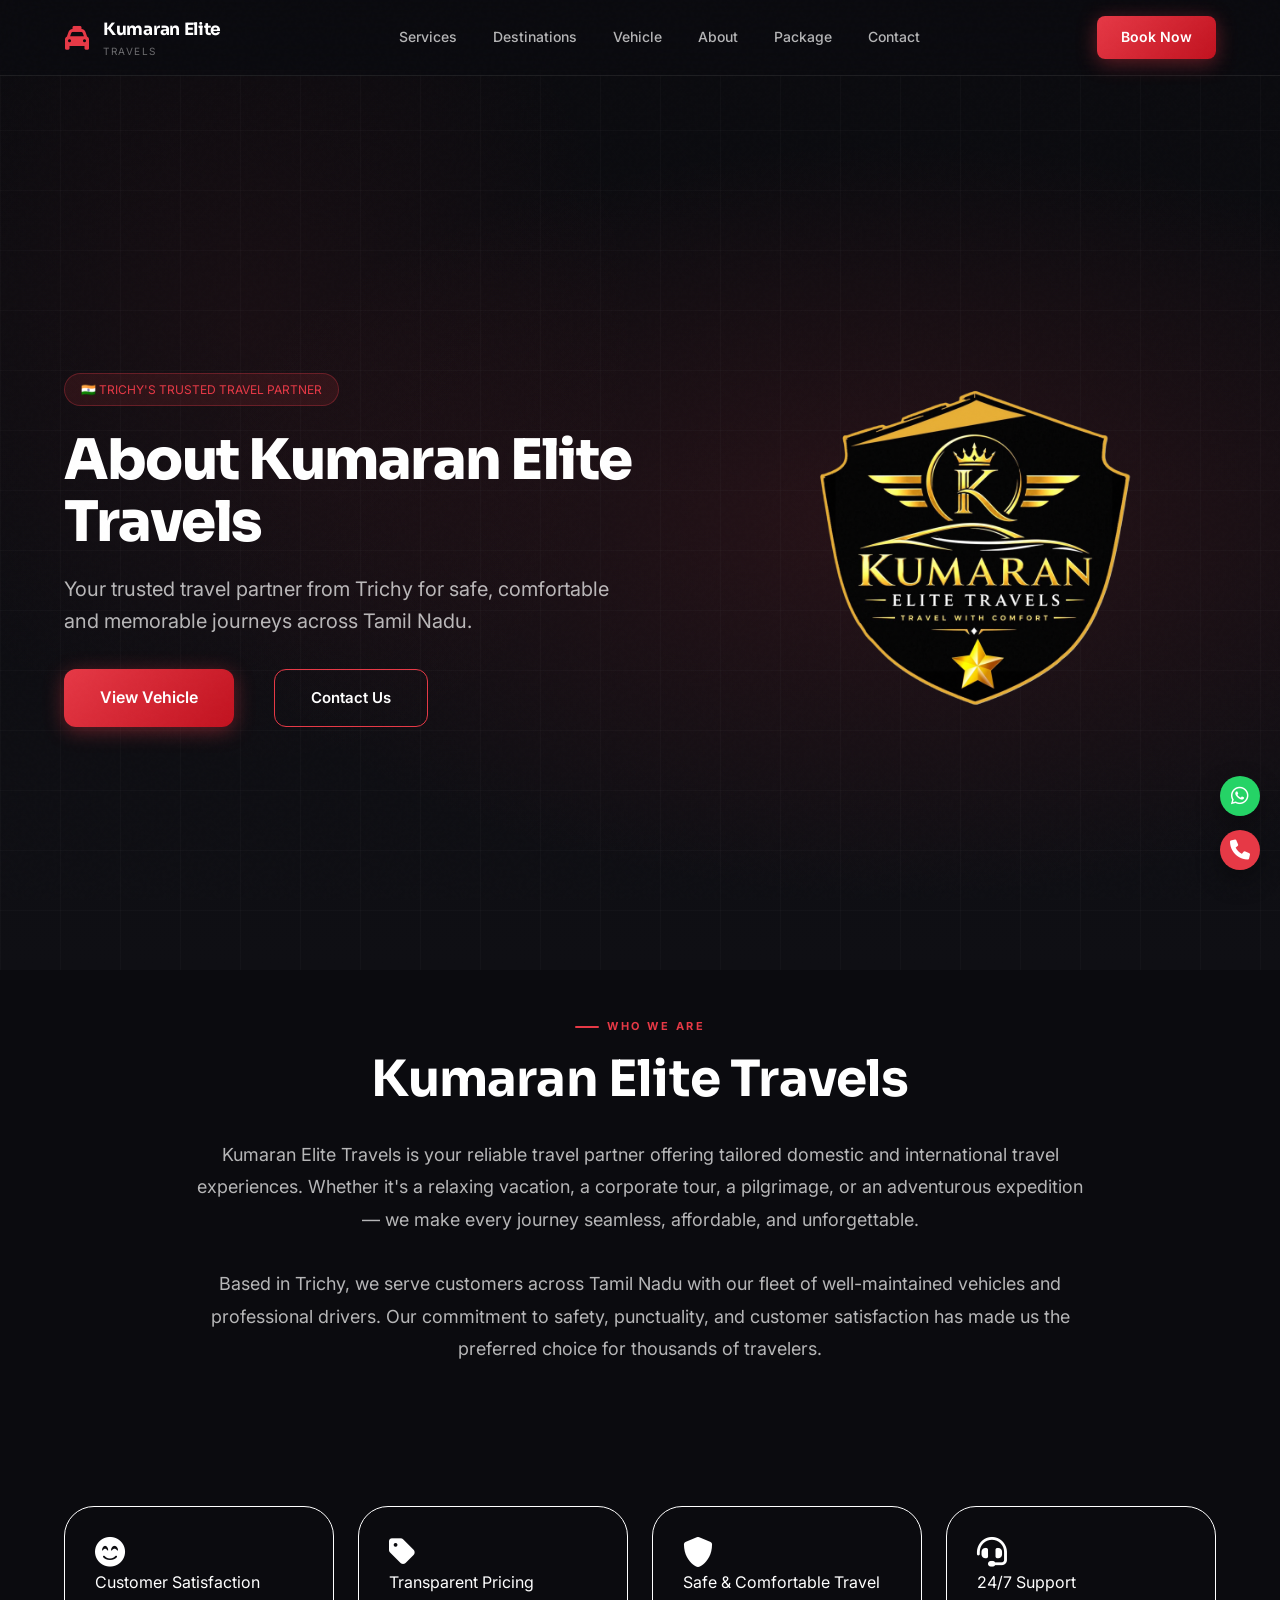
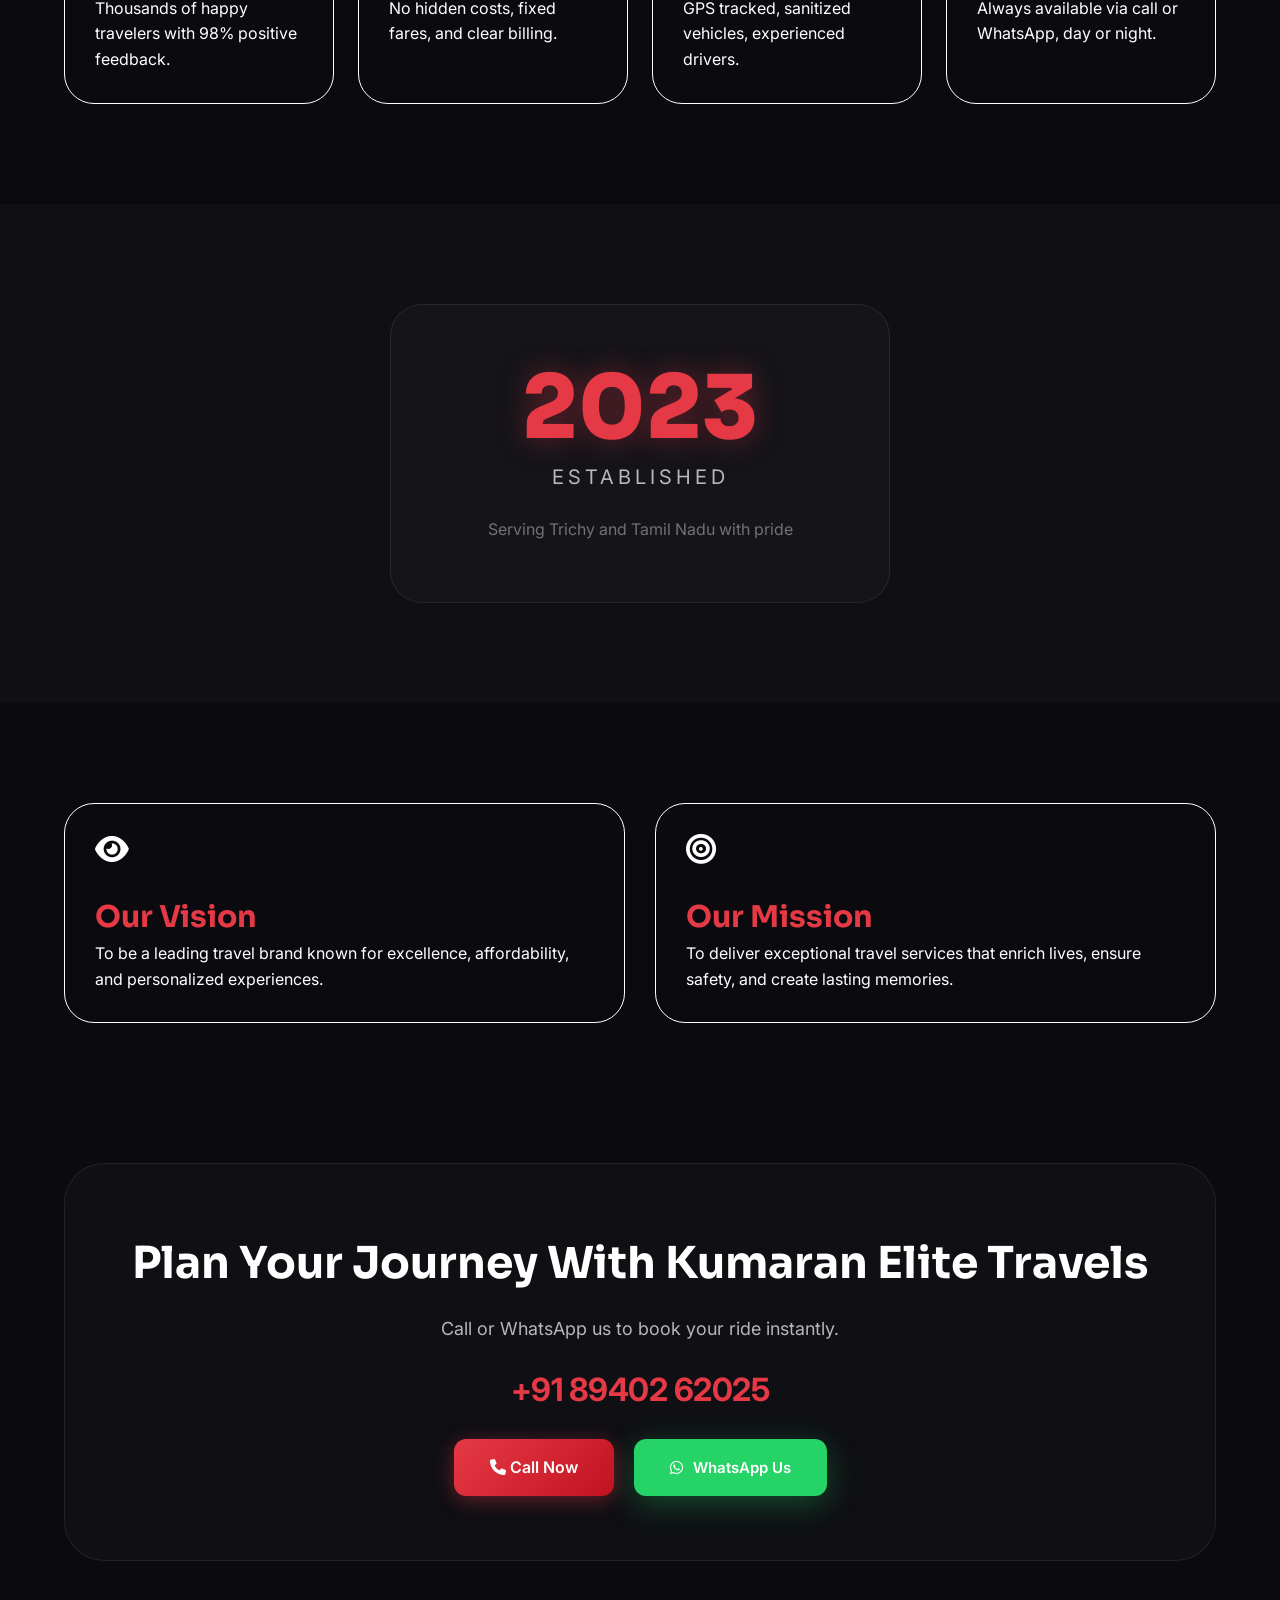
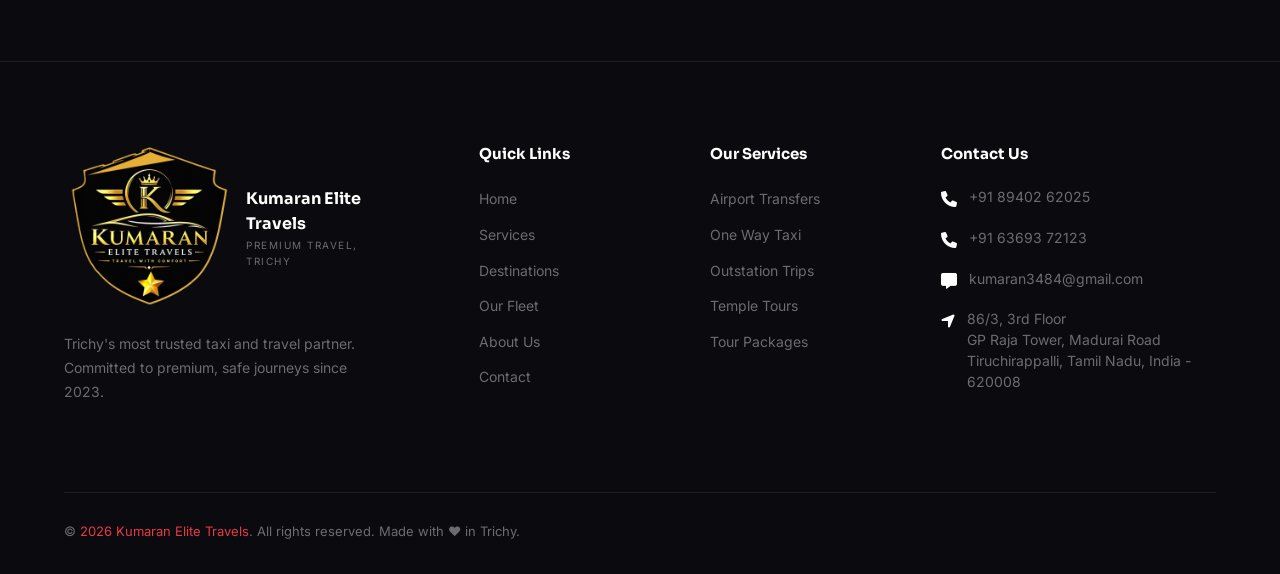
<file: about.html>
<!DOCTYPE html>
<html lang="en">
<head>
  <meta charset="UTF-8">
  <meta name="viewport" content="width=device-width, initial-scale=1.0">
  <title>Kumaran Elite Travels | About Us | Premium Taxi Service in Trichy</title>
  <link rel="shortcut icon" href="assets/kumaran_logo.png" type="image/x-icon">
  <!--SEO-->
  <meta name="description" content="Learn about Kumaran Elite Travels, a trusted tours and travels company in Trichy offering taxi service, airport transfers, outstation cabs and tour packages across Tamil Nadu.">

<meta name="keywords" content="About Kumaran Elite Travels, Tours and Travels in Trichy, Trichy Taxi Service, Taxi Booking Trichy, Outstation Taxi Trichy">

<meta name="robots" content="index, follow">

<meta name="author" content="Kumaran Elite Travels">

<link rel="canonical" href="https://kumaranelitetravels.in/about.html">

<meta property="og:title" content="About Kumaran Elite Travels">

<meta property="og:description" content="Trusted taxi and travel company in Trichy offering comfortable travel across Tamil Nadu.">

<meta property="og:type" content="website">

<meta property="og:url" content="https://kumaranelitetravels.in/about.html">

<meta property="og:image" content="https://kumaranelitetravels.in/assets/kumaran_logo.png">
 
  <!-- Fonts & Icons (exactly as homepage) -->
  <link rel="preconnect" href="https://fonts.googleapis.com">
  <link rel="preconnect" href="https://fonts.gstatic.com" crossorigin>
  <link rel="stylesheet" href="https://cdnjs.cloudflare.com/ajax/libs/font-awesome/6.0.0-beta3/css/all.min.css">
  <link href="https://fonts.googleapis.com/css2?family=Sora:wght@300;400;500;600;700;800&family=Inter:wght@300;400;500;600&display=swap" rel="stylesheet">

  <!-- Homepage styles reused (identical classes, variables, design) -->
  <link rel="stylesheet" href="style.css">
  <style>
    /* ===== TIMELINE BLOCK ===== */

.timeline-block{
  background:var(--bg3);
  border:1px solid var(--glass-border);
  border-radius:32px;
  padding:60px 40px;
  text-align:center;
  max-width:500px;
  margin:0 auto;
  position:relative;
  overflow:hidden;
}

.timeline-block .year{
  font-family:'Sora',sans-serif;
  font-size:88px;
  font-weight:800;
  line-height:1;
  color:var(--red);
  text-shadow:0 0 30px var(--red-glow);
  margin-bottom:8px;
}

.timeline-block .milestone{
  font-size:20px;
  letter-spacing:4px;
  text-transform:uppercase;
  color:var(--white-70);
}


/* ===== VISION / MISSION CARDS ===== */

.vision-card{
  background:var(--bg3);
  border:1px solid var(--glass-border);
  border-radius:20px;
  padding:40px 32px;
  transition:all .4s;
  position:relative;
  overflow:hidden;
}

.vision-card:hover{
  transform:translateY(-6px);
  border-color:rgba(230,57,70,0.2);
  box-shadow:0 20px 50px rgba(0,0,0,0.3);
}

.vision-card .card-icon{
  font-size:40px;
  color:var(--red);
  margin-bottom:24px;
}

.vision-card h3{
  font-family:'Sora',sans-serif;
  font-size:26px;
  font-weight:700;
  margin-bottom:20px;
}

.vision-card p{
  font-size:16px;
  color:var(--white-70);
  line-height:1.7;
}
.highlight-card{
  border-radius: 30px;
  border: 1px solid white;
  padding: 30px;
}
.highlight-card i{
  font-size: 30px;
}
.highlight-card h3{
  font-size: 30px;
  font-family:'Sora',sans-serif;
  color: #E63946;
}
.logo{
  width: 400px;
}


/* ===== JOURNEY CTA STRIP ===== */

.journey-cta{
  background:var(--bg2);
  border-radius:40px;
  padding:64px 48px;
  text-align:center;
  border:1px solid var(--glass-border);
  margin-top:40px;
}

.journey-cta h2{
  font-family:'Sora',sans-serif;
  font-size:clamp(32px,5vw,44px);
  font-weight:700;
  margin-bottom:16px;
}


.journey-cta .phone-number{
  font-size:32px;
  font-weight:700;
  color:var(--red);
  letter-spacing:-0.5px;
  margin:20px 0 24px;
}


/* ================= 1024px ================= */

@media (max-width:1024px){

/* HERO STACK */
.hero-booking-container{
grid-template-columns:1fr !important;
text-align:center;
gap:40px;
}

.hero-left p{
margin-left:auto;
margin-right:auto;
}

/* LOGO SIZE */
.logo{
width:320px;
height:auto;
margin:auto;
}

/* HIGHLIGHT GRID → 2 columns */
section div[style*="repeat(4"]{
grid-template-columns:repeat(2,1fr) !important;
}

/* VISION / MISSION STACK */
section div[style*="grid-template-columns: 1fr 1fr"]{
grid-template-columns:1fr !important;
}

}


/* ================= 600px ================= */

@media (max-width:600px){

/* HERO BUTTONS STACK */
.trust-badges{
flex-direction:column;
align-items:center;
gap:12px;
}

/* BUTTON FULL WIDTH */
.btn-primary,
.btn-whatsapp{
width:100%;
text-align:center;
justify-content:center;
}

/* LOGO SMALLER */
.logo{
width:220px;
}

/* HIGHLIGHT CARDS → 1 column */
section div[style*="repeat(4"]{
grid-template-columns:1fr !important;
}

/* CTA FIX */
.journey-cta{
padding:40px 20px;
}

.phone-number{
font-size:26px;
}

}


/* ================= 480px ================= */

@media (max-width:480px){

/* TIMELINE */
.timeline-block{
padding:40px 20px;
}

.timeline-block .year{
font-size:60px;
}

/* HERO TEXT */
.hero-left h1{
font-size:30px;
}

.hero-left p{
font-size:16px;
}

}
  </style>
</head>
<body>

<!-- ===== SAME NAVBAR ===== -->
<nav id="navbar">
  <a href="index.html" class="nav-logo">
    <i class="fas fa-taxi" style="color: var(--red); font-size: 24px;"></i>
    <div class="nav-logo-text">
      <div class="brand">Kumaran Elite</div>
      <div class="sub"> Travels</div>
    </div>
  </a>
  <div class="nav-links">
    <a href="index.html#services">Services</a>
    <a href="index.html#destinations">Destinations</a>
    <a href="vehicle.html">Vehicle</a>
    <a href="about.html">About</a>
    <a href="package.html">Package</a>
    <a href="index.html#contact">Contact</a>
  </div>
  <a href="book.html" class="nav-cta">Book Now</a>
  <button class="hamburger" id="hamburger" aria-label="Open menu"><span></span><span></span><span></span></button>
</nav>
<div class="mobile-menu" id="mobileMenu" role="dialog" aria-modal="true">
  <button class="close-menu" id="closeMenu" aria-label="Close menu">✕</button>
  <a href="index.html#services" onclick="closeMobileMenu()">Services</a>
  <a href="index.html#destinations" onclick="closeMobileMenu()">Destinations</a>
  <a href="vehicle.html" onclick="closeMobileMenu()">Vehicle</a>
  <a href="about.html" onclick="closeMobileMenu()">About</a>
  <a href="package.html" onclick="closeMobileMenu()">Package</a>
  <a href="index.html#contact" onclick="closeMobileMenu()">Contact</a>
  <a href="book.html" class="btn-primary" style="font-size:16px;">Book Now</a>
</div>



<main>
  <!-- ===== ABOUT HERO ===== (same hero style, simplified) -->
  <section class="hero-booking" style="min-height: 100vh; padding: 140px 5% 80px;margin-top: 70px;" id="about-hero">
    <div class="hero-booking-bg"></div>
    <div class="hero-booking-grid"></div>
    <div class="hero-booking-container" style="grid-template-columns: 1.2fr 0.8fr; align-items: center;">
      <div class="hero-left fade-in">
        <div class="badge" style="background:rgba(230,57,70,0.12); border:1px solid rgba(230,57,70,0.3); padding:6px 16px; border-radius:100px; font-size:12px; color:var(--red); margin-bottom:24px; display:inline-block;">🇮🇳 TRICHY'S TRUSTED TRAVEL PARTNER</div>
        <h1>About Kumaran Elite Travels</h1>
        <p style="font-size: 20px; color: var(--white-70); max-width: 550px;">Your trusted travel partner from Trichy for safe, comfortable and memorable journeys across Tamil Nadu.</p>
        <div class="trust-badges" style="margin-top: 32px;">
          <a href="vehicle.html" class="btn-primary" style="margin-right: 16px;">View Vehicle</a>
          <a href="#contact" class="btn-whatsapp" style="background: transparent; border: 1px solid var(--red); color: var(--white); box-shadow: none;">Contact Us</a>
        </div>
      </div>
      <div style="text-align: center;">
        <!-- company logo display -->
        <img class="logo" src="assets/kumaran_logo.png" alt="Kumaran Elite Travels logo"  loading="lazy" style="border-radius: 40px; padding: 30px;">
      
      </div>
    </div>
  </section>

  <!-- ===== ABOUT COMPANY SECTION ===== -->
  <section style="padding-top: 40px;">
    <div style="max-width: 1000px; margin: 0 auto; text-align: center;">
      <div class="section-label" style="justify-content: center;">Who We Are</div>
      <h2 class="section-title" style="max-width: 800px; margin: 0 auto 32px;">Kumaran Elite Travels</h2>
      <p style="font-size: 18px; color: var(--white-70); line-height: 1.8; max-width: 900px; margin: 0 auto;">
        Kumaran Elite Travels is your reliable travel partner offering tailored domestic and international travel experiences. Whether it's a relaxing vacation, a corporate tour, a pilgrimage, or an adventurous expedition — we make every journey seamless, affordable, and unforgettable.
        <br><br>
        Based in Trichy, we serve customers across Tamil Nadu with our fleet of well-maintained vehicles and professional drivers. Our commitment to safety, punctuality, and customer satisfaction has made us the preferred choice for thousands of travelers.
      </p>
    </div>
  </section>

  <!-- ===== COMPANY HIGHLIGHTS (CARDS) ===== 4 cards using .service-card style renamed .highlight-card (same) -->
  <section style="background: var(--bg); padding-top: 40px;">
    <div style="display: grid; grid-template-columns: repeat(4, 1fr); gap: 24px;">
      <div class="highlight-card">
        <div class="highlight-icon"><i class="fas fa-smile-beam"></i></div>
        <div class="highlight-title">Customer Satisfaction</div>
        <div class="highlight-desc">Thousands of happy travelers with 98% positive feedback.</div>
      </div>
      <div class="highlight-card">
        <div class="highlight-icon"><i class="fas fa-tag"></i></div>
        <div class="highlight-title">Transparent Pricing</div>
        <div class="highlight-desc">No hidden costs, fixed fares, and clear billing.</div>
      </div>
      <div class="highlight-card">
        <div class="highlight-icon"><i class="fas fa-shield-alt"></i></div>
        <div class="highlight-title">Safe & Comfortable Travel</div>
        <div class="highlight-desc">GPS tracked, sanitized vehicles, experienced drivers.</div>
      </div>
      <div class="highlight-card">
        <div class="highlight-icon"><i class="fas fa-headset"></i></div>
        <div class="highlight-title">24/7 Support</div>
        <div class="highlight-desc">Always available via call or WhatsApp, day or night.</div>
      </div>
    </div>
  </section>

  <!-- ===== TIMELINE SECTION ===== -->
  <section style="background: var(--bg2);">
    <div class="timeline-block">
      <div class="year">2023</div>
      <div class="milestone">Established</div>
      <p style="color: var(--white-40); margin-top: 24px; font-size: 16px;">Serving Trichy and Tamil Nadu with pride</p>
    </div>
  </section>

  <!-- ===== VISION & MISSION SIDE BY SIDE ===== -->
  <section class="" style="background: var(--bg);">
    <div style="display: grid; grid-template-columns: 1fr 1fr; gap: 30px;">
      <div class="highlight-card">
        <div class="card-icon"><i class="fas fa-eye"></i></div><br>
        <h3>Our Vision</h3>
        <p>To be a leading travel brand known for excellence, affordability, and personalized experiences.</p>
      </div>
      <div class="highlight-card">
        <div class="card-icon"><i class="fas fa-bullseye"></i></div><br>
        <h3>Our Mission</h3>
        <p>To deliver exceptional travel services that enrich lives, ensure safety, and create lasting memories.</p>
      </div>
    </div>
  </section>

  <!-- ===== PLAN YOUR JOURNEY WITH KUMARAN (CTA) ===== -->
  <section id="contact" style="background: var(--bg); padding-top: 0;">
    <div class="journey-cta">
      <h2>Plan Your Journey With Kumaran Elite Travels</h2>
      <p style="font-size: 18px; color: var(--white-70); margin-bottom: 16px;">Call or WhatsApp us to book your ride instantly.</p>
      <div class="phone-number">+91 89402 62025</div>
      <div style="display: flex; gap: 20px; justify-content: center; flex-wrap: wrap;">
        <a href="tel:+918940262025" class="btn-primary"><i class="fas fa-phone"></i> Call Now</a>
        <a href="https://wa.me/918940262025?text=Hi%20Kumaran%20Elite%20Travels%2C%20I%20need%20to%20book%20a%20taxi%20from%20Trichy." target="_blank" class="btn-whatsapp"><i class="fab fa-whatsapp"></i> WhatsApp Us</a>
      </div>
    </div>
  </section>
</main>

<!-- ===== SAME FOOTER ===== -->
<footer>
  <div class="footer-grid">
    <div class="footer-brand">
      <div class="footer-logo">
        <img src="assets/kumaran_logo.png" alt="Kumaran Elite Travels" height="170" width="170"  loading="lazy">
        <div class="footer-logo-text"><div class="brand">Kumaran Elite Travels</div><div class="sub">Premium Travel, Trichy</div></div>
      </div>
      <p class="footer-desc">Trichy's most trusted taxi and travel partner. Committed to premium, safe journeys since 2023.</p>
    </div>
    <div class="footer-col">
      <h4>Quick Links</h4>
      <ul>
        <li><a href="index.html">Home</a></li>
        <li><a href="index.html#services">Services</a></li>
        <li><a href="index.html#destinations">Destinations</a></li>
        <li><a href="vehicle.html">Our Fleet</a></li>
        <li><a href="#">About Us</a></li>
        <li><a href="index.html#contact">Contact</a></li>
      </ul>
    </div>
    <div class="footer-col">
      <h4>Our Services</h4>
      <ul>
        <li><a href="index.html#services">Airport Transfers</a></li>
        <li><a href="index.html#services">One Way Taxi</a></li>
        <li><a href="index.html#services">Outstation Trips</a></li>
        <li><a href="index.html#services">Temple Tours</a></li>
        <li><a href="index.html#services">Tour Packages</a></li>
      </ul>
    </div>
   <div class="footer-col">
        <h4>Contact Us</h4>
        <div class="contact-item"><span class="contact-icon"><i class="fas fa-phone"></i></span><span class="contact-text"><a href="tel:+918940262025" style="color:inherit;">+91 89402 62025</a></span></div>
        <div class="contact-item"><span class="contact-icon"><i class="fas fa-phone"></i></span><span class="contact-text"><a href="tel:+916369372123" style="color:inherit;">+91 63693 72123</a></span></div>
        <div class="contact-item"><span class="contact-icon"><i class="fas fa-message"></i></span><span class="contact-text">kumaran3484@gmail.com</span></div>
        <div class="contact-item"><span class="contact-icon"><i class="fas fa-location-arrow"></i></span><span class="contact-text">86/3, 3rd Floor<br> GP Raja Tower, Madurai Road<br> Tiruchirappalli, Tamil Nadu, India - 620008</span></div>
      </div>
  </div>
  <div class="footer-bottom">
    <div class="footer-copy">© <span id="year"></span> <span>Kumaran Elite Travels</span>. All rights reserved. Made with ❤️ in Trichy.</div>
  </div>
  <div class="floating-contact">
 <button id="backToTop" aria-label="Back to top">
    <i class="fas fa-arrow-up"></i>
  </button>

  <!-- WhatsApp -->
  <a href="https://wa.me/918940262025?text=Hi%20Kumaran%20Elite%20Travels,%20I%20need%20a%20taxi%20from%20Trichy."
     target="_blank"
     class="float-btn whatsapp">
    <i class="fab fa-whatsapp"></i>
  </a>

  <!-- Call -->
  <a href="tel:+918940262025"
     class="float-btn call">
    <i class="fas fa-phone"></i>
  </a>
  
   

</div>
</footer>

<!-- minimal JS for mobile menu, back to top (copied from homepage) -->
<script>
document.getElementById("year").textContent = new Date().getFullYear();
   const backToTopBtn = document.getElementById("backToTop");

  window.addEventListener("scroll", () => {

    if (window.scrollY > 400) {
      backToTopBtn.classList.add("show");
    } else {
      backToTopBtn.classList.remove("show");
    }

  });

  backToTopBtn.addEventListener("click", () => {

    window.scrollTo({
      top: 0,
      behavior: "smooth"
    });

  });
  (function() {
    const navbar = document.getElementById('navbar');
    const hamburger = document.getElementById('hamburger');
    const mobileMenu = document.getElementById('mobileMenu');
    const closeMenuBtn = document.getElementById('closeMenu');
    window.addEventListener('scroll', function() { navbar.classList.toggle('scrolled', window.scrollY > 60); });
    window.closeMobileMenu = function() { mobileMenu.classList.remove('open'); };
    hamburger.addEventListener('click', function() { mobileMenu.classList.toggle('open'); });
    closeMenuBtn.addEventListener('click', function() { mobileMenu.classList.remove('open'); });
    
  })();
</script>
</body>
</html>
</file>
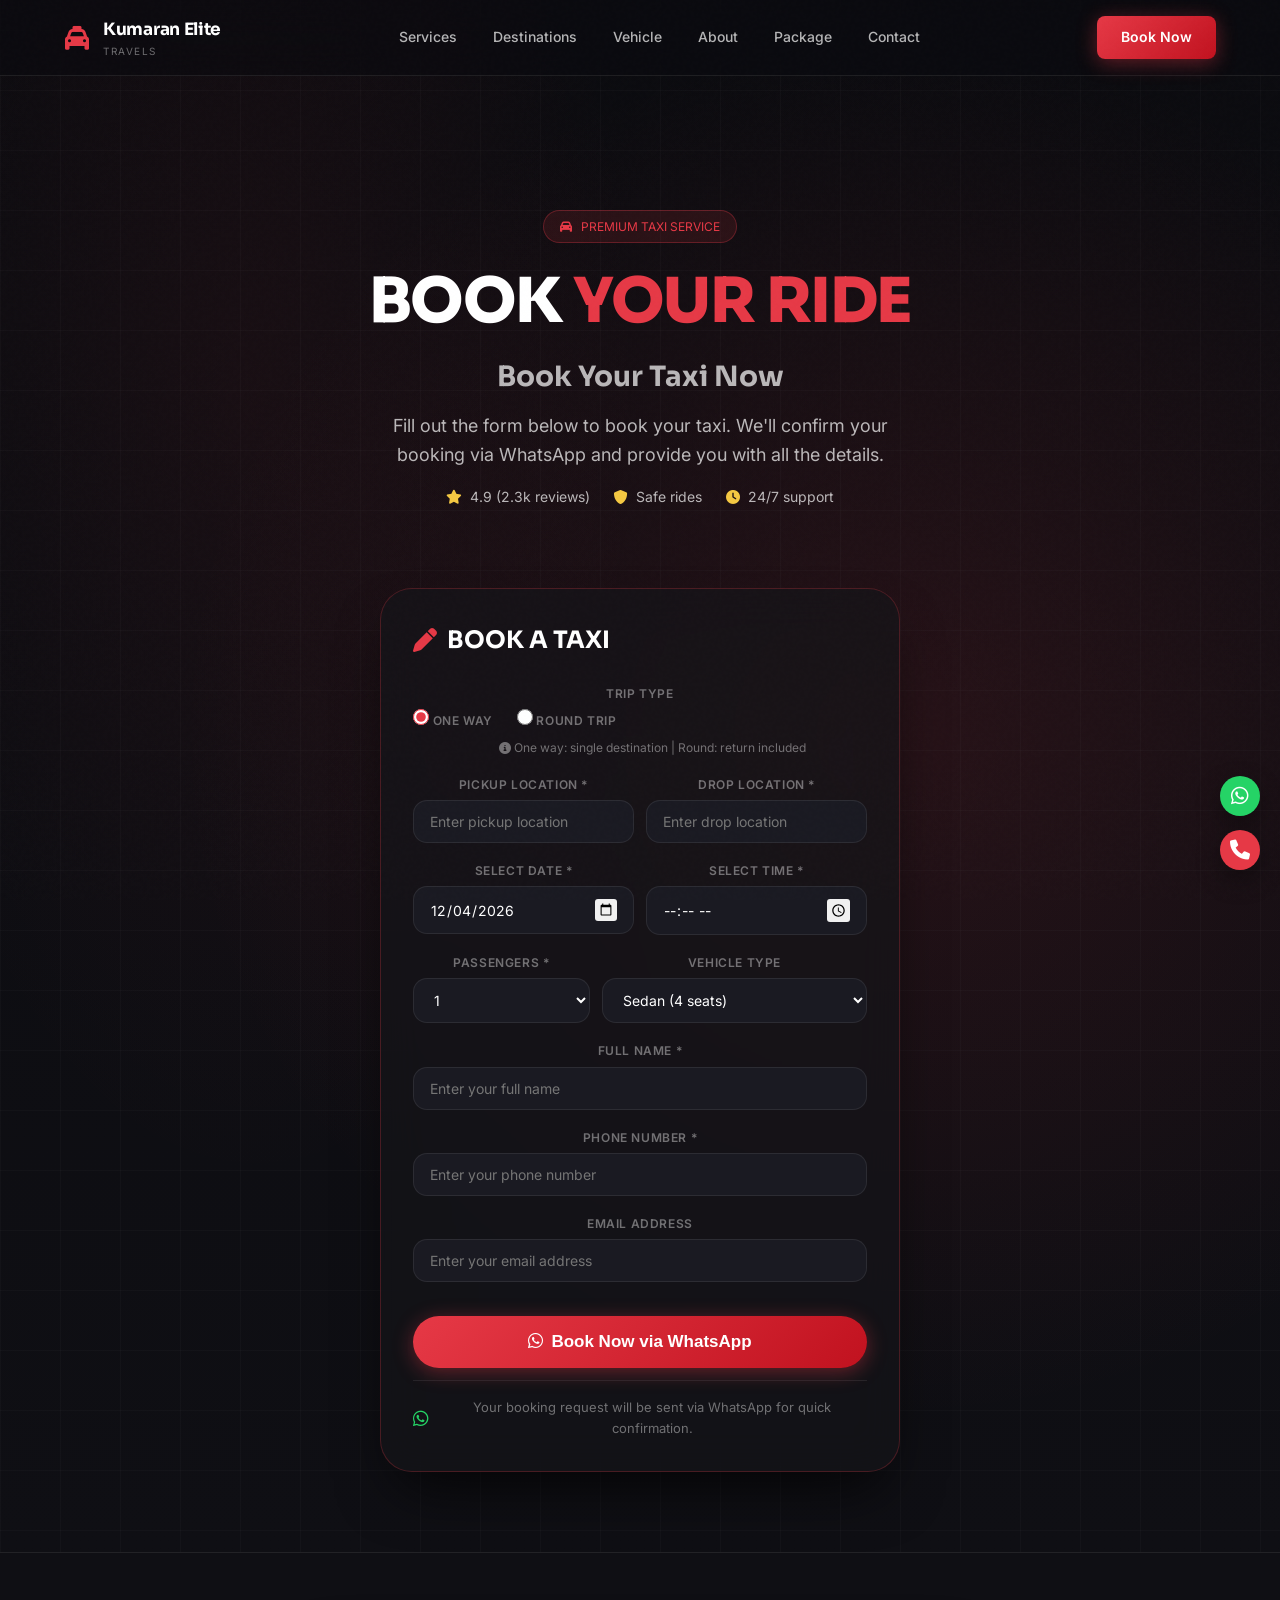
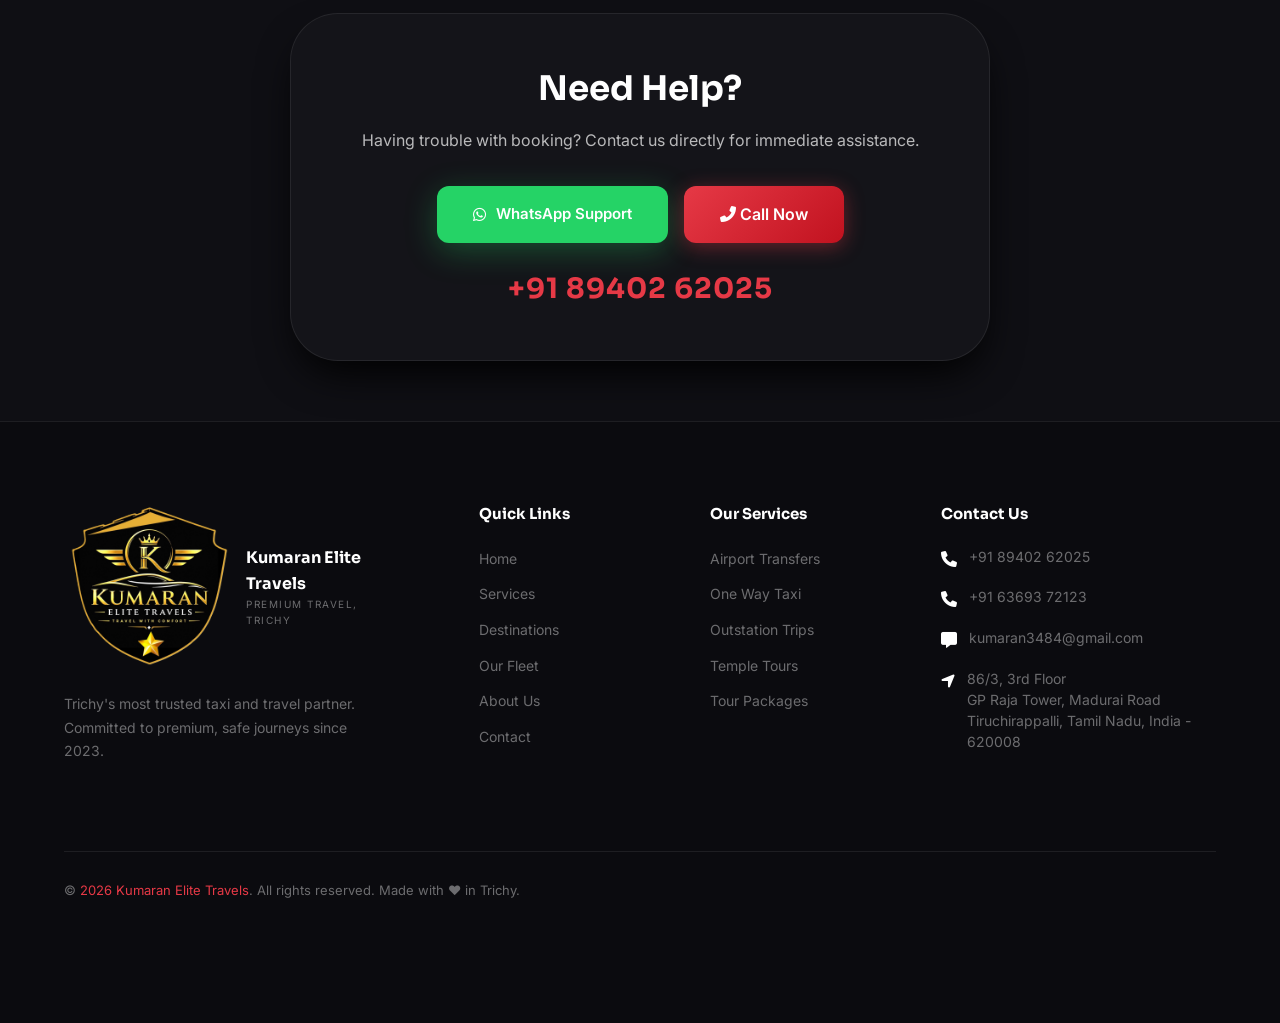
<file: book.html>
<!DOCTYPE html>
<html lang="en">
<head>
  <meta charset="UTF-8">
  <meta name="viewport" content="width=device-width, initial-scale=1.0">
  <title>Book Taxi | Kumaran Elite Travels Trichy</title>
  <link rel="shortcut icon" href="assets/kumaran_logo.png" type="image/x-icon">
<meta name="description" content="Book taxi service in Trichy with Kumaran Elite Travels. Reliable airport transfers, one way taxi, outstation cabs and comfortable travel across Tamil Nadu.">

<meta name="keywords" content="Book Taxi Trichy, Kumaran Elite Travels, Trichy Taxi Booking, Airport Taxi Trichy, One Way Taxi Trichy, Outstation Taxi Service">

<meta name="robots" content="index, follow">

<meta name="author" content="Kumaran Elite Travels">

<link rel="canonical" href="https://kumaranelitetravels.in/book.html">

<meta property="og:title" content="Book Taxi | Kumaran Elite Travels">

<meta property="og:description" content="Book reliable taxi service in Trichy with Kumaran Elite Travels. Fast WhatsApp booking and 24/7 support.">

<meta property="og:type" content="website">

<meta property="og:url" content="https://kumaranelitetravels.in/book.html">

<meta property="og:image" content="https://kumaranelitetravels.in/assets/kumaran_logo.png">

<meta name="twitter:card" content="summary_large_image">

<meta name="twitter:title" content="Book Taxi | Kumaran Elite Travels">

<meta name="twitter:description" content="Trusted taxi booking service in Trichy with airport transfers, outstation rides and WhatsApp booking.">

<meta name="twitter:image" content="https://kumaranelitetravels.in/assets/kumaran_logo.png">
  
  <!-- Google Fonts: Sora + Inter -->
  <link rel="preconnect" href="https://fonts.googleapis.com">
    <link rel="shortcut icon" href="assets/kumaran_logo.png" type="image/x-icon">
  <link rel="preconnect" href="https://fonts.gstatic.com" crossorigin>
  <link href="https://fonts.googleapis.com/css2?family=Inter:opsz,wght@14..32,400;14..32,500;14..32,600;14..32,700;14..32,800&family=Sora:wght@400;600;700;800&display=swap" rel="stylesheet">
  <!-- Font Awesome 6 (free) -->
  <link rel="stylesheet" href="https://cdnjs.cloudflare.com/ajax/libs/font-awesome/6.0.0-beta3/css/all.min.css">
<link rel="stylesheet" href="style.css">
<style>
    /* ===== HERO BOOKING SECTION ===== */

.hero-booking{
position:relative;
min-height:100vh;
background:var(--bg);
overflow:hidden;
display:flex;
align-items:center;
padding:120px 5% 80px;
}

.hero-booking-bg{
position:absolute;
inset:0;
background:
radial-gradient(ellipse 80% 60% at 70% 50%,rgba(230,57,70,0.12),transparent 70%),
radial-gradient(ellipse 50% 80% at 20% 30%,rgba(230,57,70,0.06),transparent 60%),
linear-gradient(180deg,var(--bg),var(--bg2));
}

.hero-booking-grid{
position:absolute;
inset:0;
background-image:
linear-gradient(rgba(255,255,255,0.02) 1px,transparent 1px),
linear-gradient(90deg,rgba(255,255,255,0.02) 1px,transparent 1px);
background-size:60px 60px;
}

.hero-booking-container{
max-width:900px;
margin-top: 180px;
text-align:center;
display:flex;
flex-direction:column;
align-items:center;
gap:40px;
position:relative;
z-index:10;
}
.hero-left{
text-align:center;
}

.hero-left p{
margin:auto;
}

.trust-badges{
justify-content:center;
}

.hero-left .badge{
display:inline-block;
background:rgba(230,57,70,0.12);
border:1px solid rgba(230,57,70,0.3);
padding:6px 16px;
border-radius:100px;
font-size:12px;
color:var(--red);
margin-bottom:24px;
}

.hero-left h1{
font-family:'Sora',sans-serif;
font-size:clamp(42px,5vw,62px);
font-weight:800;
line-height:1.1;
letter-spacing:-1.5px;
margin-bottom:20px;
}

.hero-left .highlight{
color:var(--red);
}

.hero-left p{
font-size:18px;
color:var(--white-70);
max-width:500px;
margin-bottom:16px;
}

.trust-badges{
display:flex;
gap:24px;
flex-wrap:wrap;
margin-top:16px;
}

.trust-badges span{
display:flex;
align-items:center;
gap:8px;
font-size:14px;
color:var(--white-70);
}

.trust-badges i{
color:#F4C842;
}

/* ===== BOOKING CARD ===== */
.booking-card{
background:rgba(20,20,25,0.7);
backdrop-filter:blur(20px);
border:1px solid rgba(230,57,70,0.25);
border-radius:32px;
padding:32px;
box-shadow:0 30px 60px -20px rgba(0,0,0,0.8);

max-width:520px;
width:100%;

margin:40px auto 0 auto; /* centers the form */
}
.booking-card h3{
font-family:'Sora',sans-serif;
font-size:24px;
font-weight:700;
margin-bottom:24px;
display:flex;
align-items:center;
gap:10px;
}

.booking-card h3 i{
color:var(--red);
}

/* ===== FORM ===== */

.form-group{
margin-bottom:18px;
}

.form-group label{
display:block;
font-size:12px;
font-weight:600;
text-transform:uppercase;
letter-spacing:0.6px;
color:var(--white-40);
margin-bottom:6px;
}

.form-control{
width:100%;
background:var(--bg4);
border:1px solid var(--glass-border);
border-radius:14px;
padding:12px 16px;
font-size:14px;
color:var(--white);
outline:none;
transition:all .3s;
}

.form-control:focus{
border-color:var(--red);
box-shadow:0 0 0 3px rgba(230,57,70,0.2);
}

/* ===== RADIO ===== */

.radio-group{
display:flex;
gap:24px;
margin-top:6px;
}

.radio-option{
display:flex;
align-items:center;
gap:8px;
cursor:pointer;
}

.radio-option input{
accent-color:var(--red);
width:16px;
height:16px;
}

.trip-hint{
font-size:12px;
color:var(--white-40);
margin-left:24px;
margin-top:2px;
}

/* ===== FORM LAYOUT ===== */

.form-row{
display:grid;
grid-template-columns:1fr 1fr;
gap:12px;
}

.datetime-row{
display:grid;
grid-template-columns:1fr 1fr;
gap:12px;
}

.passenger-vehicle-row{
display:grid;
grid-template-columns:1fr 1.5fr;
gap:12px;
}

.btn-block{
width:100%;
padding:16px;
margin:16px 0 12px;
border-radius:40px;
font-size:17px;
}

/* ===== WHATSAPP NOTE ===== */

.wa-note{
text-align:center;
color:var(--white-40);
font-size:13px;
display:flex;
align-items:center;
justify-content:center;
gap:8px;
border-top:1px solid var(--glass-border);
padding-top:16px;
}

.wa-note i{
color:#25D366;
font-size:18px;
}

/* ===== HELP SECTION ===== */

.help-section{
background:var(--bg2);
border-top:1px solid var(--glass-border);
padding:60px 5%;
text-align:center;
}

.help-card{
max-width:700px;
margin:auto;
background:var(--bg3);
border:1px solid var(--glass-border);
border-radius:48px;
padding:48px 32px;
box-shadow:0 20px 40px -10px black;
}

.help-card h2{
font-family:'Sora',sans-serif;
font-size:34px;
font-weight:700;
margin-bottom:12px;
}

.help-card p{
color:var(--white-70);
margin-bottom:32px;
}

.help-buttons{
display:flex;
gap:16px;
justify-content:center;
flex-wrap:wrap;
margin-bottom:24px;
}

.phone-large{
font-size:28px;
font-weight:700;
font-family:'Sora',sans-serif;
color:var(--red);
letter-spacing:1px;
}

/* ===== RESPONSIVE ===== */

@media(max-width:1024px){

.hero-booking-container{
grid-template-columns:1fr;
}

.hero-left{
text-align:center;
}

.hero-left p{
margin:auto;
}

.trust-badges{
justify-content:center;
}

.booking-card{
margin:auto;
}

}

@media(max-width:768px){

.form-row,
.datetime-row,
.passenger-vehicle-row{
grid-template-columns:1fr;
}

}

@media(max-width:480px){

.booking-card{
padding:24px;
}

.radio-group{
flex-direction:column;
gap:10px;
}

}
</style>
</head>
<body>
  <!-- NAVBAR (same as homepage) -->
  <nav id="navbar">
  <a href="index.html" class="nav-logo">
    <i class="fas fa-taxi" style="color: var(--red); font-size: 24px;"></i>
    <div class="nav-logo-text">
      <div class="brand">Kumaran Elite</div>
      <div class="sub"> Travels</div>
    </div>
  </a>
  <div class="nav-links">
    <a href="index.html#services">Services</a>
    <a href="index.html#destinations">Destinations</a>
    <a href="vehicle.html">Vehicle</a>
    <a href="about.html">About</a>
    <a href="package.html">Package</a>
    <a href="index.html#contact">Contact</a>
  </div>
  <a href="book.html" class="nav-cta">Book Now</a>
  <button class="hamburger" id="hamburger" aria-label="Open menu"><span></span><span></span><span></span></button>
</nav>
<div class="mobile-menu" id="mobileMenu" role="dialog" aria-modal="true">
  <button class="close-menu" id="closeMenu" aria-label="Close menu">✕</button>
  <a href="index.html#services" onclick="closeMobileMenu()">Services</a>
  <a href="index.html#destinations" onclick="closeMobileMenu()">Destinations</a>
  <a href="vehicle.html" onclick="closeMobileMenu()">Vehicle</a>
  <a href="about.html" onclick="closeMobileMenu()">About</a>
  <a href="package.html" onclick="closeMobileMenu()">Package</a>
  <a href="index.html#contact" onclick="closeMobileMenu()">Contact</a>
  <a href="book.html" class="btn-primary" style="font-size:16px;">Book Now</a>
</div>


  <!-- HERO + BOOKING FORM SECTION -->
  <section class="hero-booking">
    <div class="hero-booking-bg"></div>
    <div class="hero-booking-grid"></div>
    <div class="hero-booking-container">
      <!-- left text -->
      <div class="hero-left">
        <span class="badge"><i class="fas fa-car" style="margin-right: 6px;"></i> PREMIUM TAXI SERVICE</span>
        <h1>BOOK <span class="highlight">YOUR RIDE</span></h1>
        <h2 style="font-family: 'Sora', sans-serif; font-size: 28px; color: var(--white-70); margin-bottom: 12px;">Book Your Taxi Now</h2>
        <p>Fill out the form below to book your taxi. We'll confirm your booking via WhatsApp and provide you with all the details.</p>
        <div class="trust-badges">
          <span><i class="fas fa-star"></i> 4.9 (2.3k reviews)</span>
          <span><i class="fas fa-shield-alt"></i> Safe rides</span>
          <span><i class="fas fa-clock"></i> 24/7 support</span>
        </div>
      </div>
      <!-- booking card (glass) -->
      <div class="booking-card">
        <h3><i class="fas fa-pen"></i> BOOK A TAXI</h3>
        <form id="taxiBookingForm">
          <!-- Trip Type -->
          <div class="form-group">
            <label>TRIP TYPE</label>
            <div class="radio-group">
              <label class="radio-option"><input type="radio" name="tripType" value="One Way" checked> <span>One Way</span></label>
              <label class="radio-option"><input type="radio" name="tripType" value="Round Trip"> <span>Round Trip</span></label>
            </div>
            <div class="trip-hint"><i class="fas fa-info-circle"></i> One way: single destination | Round: return included</div>
          </div>

          <div class="form-row">
            <div class="form-group">
              <label>PICKUP LOCATION *</label>
              <input type="text" class="form-control" id="pickup" placeholder="Enter pickup location" required>
            </div>
            <div class="form-group">
              <label>DROP LOCATION *</label>
              <input type="text" class="form-control" id="drop" placeholder="Enter drop location" required>
            </div>
          </div>

          <div class="datetime-row">
            <div class="form-group">
              <label>SELECT DATE *</label>
              <input type="date" class="form-control" id="date" required>
            </div>
            <div class="form-group">
              <label>SELECT TIME *</label>
              <input type="time" class="form-control" id="time" required>
            </div>
          </div>

          <div class="passenger-vehicle-row">
            <div class="form-group">
              <label>PASSENGERS *</label>
              <select class="form-control" id="passengers" required>
                 <option>1</option><option>2</option><option>3</option><option>4</option>
                <option>5</option><option>6</option><option>7</option><option>8</option>
                <option>9</option><option>10</option><option>11</option><option>12</option>
                <option>13</option><option>14</option>
              </select>
            </div>
            <div class="form-group">
              <label>VEHICLE TYPE</label>
              <select class="form-control" id="vehicle">
                <option>Sedan (4 seats)</option>
                <option>Hatchback (4 seats)</option>
                <option>SUV (7 seats)</option>
                <option>Innova Crysta (7 seats)</option>
                <option>Tempo Traveller (14 seats)</option>
              </select>
            </div>
          </div>

          <div class="form-group">
            <label>FULL NAME *</label>
            <input type="text" class="form-control" id="fullName" placeholder="Enter your full name" required>
          </div>
          <div class="form-group">
            <label>PHONE NUMBER *</label>
            <input type="tel" class="form-control" id="phone" placeholder="Enter your phone number" required>
          </div>
          <div class="form-group">
            <label>EMAIL ADDRESS</label>
            <input type="email" class="form-control" id="email" placeholder="Enter your email address">
          </div>

          <button type="button" class="btn-primary btn-block" id="whatsappBookBtn"><i class="fab fa-whatsapp" style="margin-right: 8px;"></i>Book Now via WhatsApp</button>
          <div class="wa-note"><i class="fab fa-whatsapp"></i> Your booking request will be sent via WhatsApp for quick confirmation.</div>
        </form>
      </div>
    </div>
  </section>

  <!-- HELP SECTION -->
  <section class="help-section">
    <div class="help-card">
      <h2>Need Help?</h2>
      <p>Having trouble with booking? Contact us directly for immediate assistance.</p>
      <div class="help-buttons">
        <a href="https://wa.me/918940262025?text=Hello%20Kumaran%20Elite%20Travels%2C%20I%20need%20help%20with%20booking" target="_blank" class="btn-whatsapp"><i class="fab fa-whatsapp"></i> WhatsApp Support</a>
        <a href="tel:+918940262025" class="btn-primary" style="padding: 16px 36px;"><i class="fas fa-phone-alt"></i> Call Now</a>
      </div>
      <div class="phone-large">+91 89402 62025</div>
    </div>
  </section>

  <!-- FOOTER (exactly as homepage style) -->
  <footer>
  <div class="footer-grid">
    <div class="footer-brand">
      <div class="footer-logo">
        <img src="assets/kumaran_logo.png" alt="Kumaran Elite Travels" height="170" width="170" loading="lazy">
        <div class="footer-logo-text"><div class="brand">Kumaran Elite Travels</div><div class="sub">Premium Travel, Trichy</div></div>
      </div>
      <p class="footer-desc">Trichy's most trusted taxi and travel partner. Committed to premium, safe journeys since 2023.</p>
    </div>
    <div class="footer-col">
      <h4>Quick Links</h4>
      <ul>
        <li><a href="index.html">Home</a></li>
        <li><a href="index.html#services">Services</a></li>
        <li><a href="index.html#destinations">Destinations</a></li>
        <li><a href="vehicle.html">Our Fleet</a></li>
        <li><a href="about.html">About Us</a></li>
        <li><a href="index.html#contact">Contact</a></li>
      </ul>
    </div>
    <div class="footer-col">
      <h4>Our Services</h4>
      <ul>
        <li><a href="index.html#services">Airport Transfers</a></li>
        <li><a href="index.html#services">One Way Taxi</a></li>
        <li><a href="index.html#services">Outstation Trips</a></li>
        <li><a href="index.html#services">Temple Tours</a></li>
        <li><a href="index.html#services">Tour Packages</a></li>
      </ul>
    </div>
    <div class="footer-col">
        <h4>Contact Us</h4>
        <div class="contact-item"><span class="contact-icon"><i class="fas fa-phone"></i></span><span class="contact-text"><a href="tel:+918940262025" style="color:inherit;">+91 89402 62025</a></span></div>
        <div class="contact-item"><span class="contact-icon"><i class="fas fa-phone"></i></span><span class="contact-text"><a href="tel:+916369372123" style="color:inherit;">+91 63693 72123</a></span></div>
        <div class="contact-item"><span class="contact-icon"><i class="fas fa-message"></i></span><span class="contact-text">kumaran3484@gmail.com</span></div>
        <div class="contact-item"><span class="contact-icon"><i class="fas fa-location-arrow"></i></span><span class="contact-text">86/3, 3rd Floor<br> GP Raja Tower, Madurai Road<br> Tiruchirappalli, Tamil Nadu, India - 620008</span></div>
      </div>
  </div>
  <div class="footer-bottom">
        <div class="footer-copy">© <span id="year"></span> <span>Kumaran Elite Travels</span>. All rights reserved. Made with ❤️ in Trichy.</div>
  </div>
</footer>
  <!-- BACK TO TOP -->
<div class="floating-contact">
 <button id="backToTop" aria-label="Back to top">
    <i class="fas fa-arrow-up"></i>
  </button>

  <!-- WhatsApp -->
  <a href="https://wa.me/918940262025?text=Hi%20Kumaran%20Elite%20Travels,%20I%20need%20a%20taxi%20from%20Trichy."
     target="_blank"
     class="float-btn whatsapp">
    <i class="fab fa-whatsapp"></i>
  </a>

  <!-- Call -->
  <a href="tel:+918940262025"
     class="float-btn call">
    <i class="fas fa-phone"></i>
  </a>
  
   

</div>

  <!-- JAVASCRIPT for WhatsApp booking + navbar/mobile/interactivity -->
  <script>
  document.getElementById("year").textContent = new Date().getFullYear();
     const backToTopBtn = document.getElementById("backToTop");

  window.addEventListener("scroll", () => {

    if (window.scrollY > 400) {
      backToTopBtn.classList.add("show");
    } else {
      backToTopBtn.classList.remove("show");
    }

  });

  backToTopBtn.addEventListener("click", () => {

    window.scrollTo({
      top: 0,
      behavior: "smooth"
    });

  });
    (function(){

/* =========================
NAVBAR SCROLL EFFECT
========================= */

const navbar = document.getElementById("navbar");

window.addEventListener("scroll", function(){
if(window.scrollY > 30){
navbar.classList.add("scrolled");
}else{
navbar.classList.remove("scrolled");
}
});


/* =========================
MOBILE MENU
========================= */

  const hamburger = document.getElementById('hamburger');
    const mobileMenu = document.getElementById('mobileMenu');
    const closeMenuBtn = document.getElementById('closeMenu');
       window.closeMobileMenu = function () { mobileMenu.classList.remove('open'); };
    hamburger.addEventListener("click", function () {
    mobileMenu.classList.toggle("open");
  });
    closeMenuBtn.addEventListener('click', function () { mobileMenu.classList.remove('open'); });


/* =========================
WHATSAPP BOOKING
========================= */

const waBtn = document.getElementById("whatsappBookBtn");

/* IMPORTANT
Use country code without +
*/
const phoneNumber = "918940262025";


function getSelectedTripType(){

const radios = document.getElementsByName("tripType");

for(let radio of radios){
if(radio.checked){
return radio.value;
}
}

return "One Way";

}


waBtn.addEventListener("click", function(){

/* form values */

const tripType = getSelectedTripType();
const pickup = document.getElementById("pickup").value.trim();
const drop = document.getElementById("drop").value.trim();
const date = document.getElementById("date").value;
const time = document.getElementById("time").value;
const passengers = document.getElementById("passengers").value;
const vehicle = document.getElementById("vehicle").value;
const fullName = document.getElementById("fullName").value.trim();
const phone = document.getElementById("phone").value.trim();
const email = document.getElementById("email").value.trim();


/* validation */

if(!pickup || !drop || !date || !time || !fullName || !phone){

alert("Please fill all required fields.");

return;

}


/* message */

let message = `🚖 Kumaran Elite Travels Taxi Booking

Trip Type: ${tripType}
Pickup: ${pickup}
Drop: ${drop}

Date: ${date}
Time: ${time}

Passengers: ${passengers}
Vehicle: ${vehicle}

Name: ${fullName}
Phone: ${phone}`;

if(email){
message += `\nEmail: ${email}`;
}

message += `

Please confirm my booking.`;


/* encode message */

const encodedMessage = encodeURIComponent(message);


/* whatsapp url */

const whatsappURL = `https://wa.me/${phoneNumber}?text=${encodedMessage}`;


/* open whatsapp */

window.open(whatsappURL,"_blank");

});


/* =========================
BACK TO TOP BUTTON
========================= */

const backBtn = document.getElementById("backToTop");

window.addEventListener("scroll", function(){

if(window.scrollY > 300){

backBtn.classList.add("show");

}else{

backBtn.classList.remove("show");

}

});


backBtn.addEventListener("click", function(){

window.scrollTo({
top:0,
behavior:"smooth"
});

});


/* =========================
AUTO SET TODAY DATE
========================= */

const today = new Date().toISOString().split("T")[0];

document.getElementById("date").value = today;


})();


  </script>
</body>
</html>
</file>
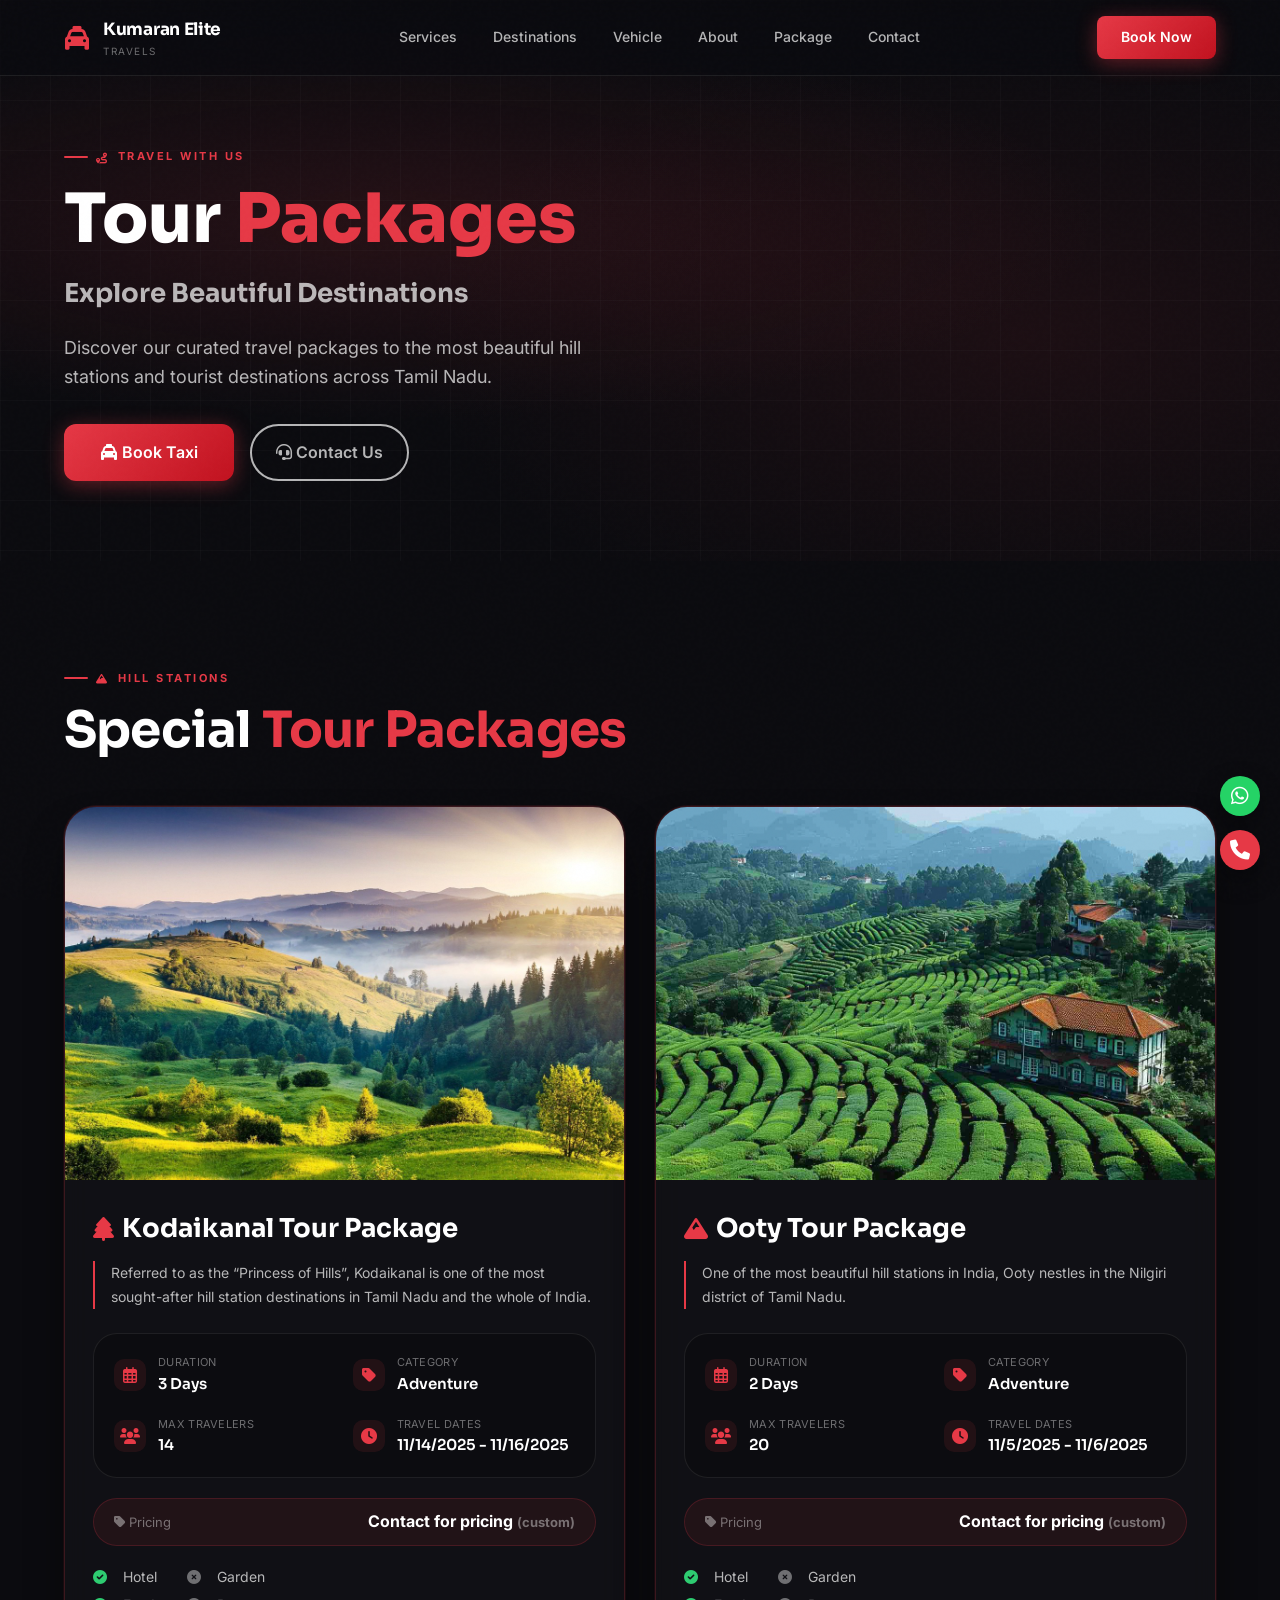
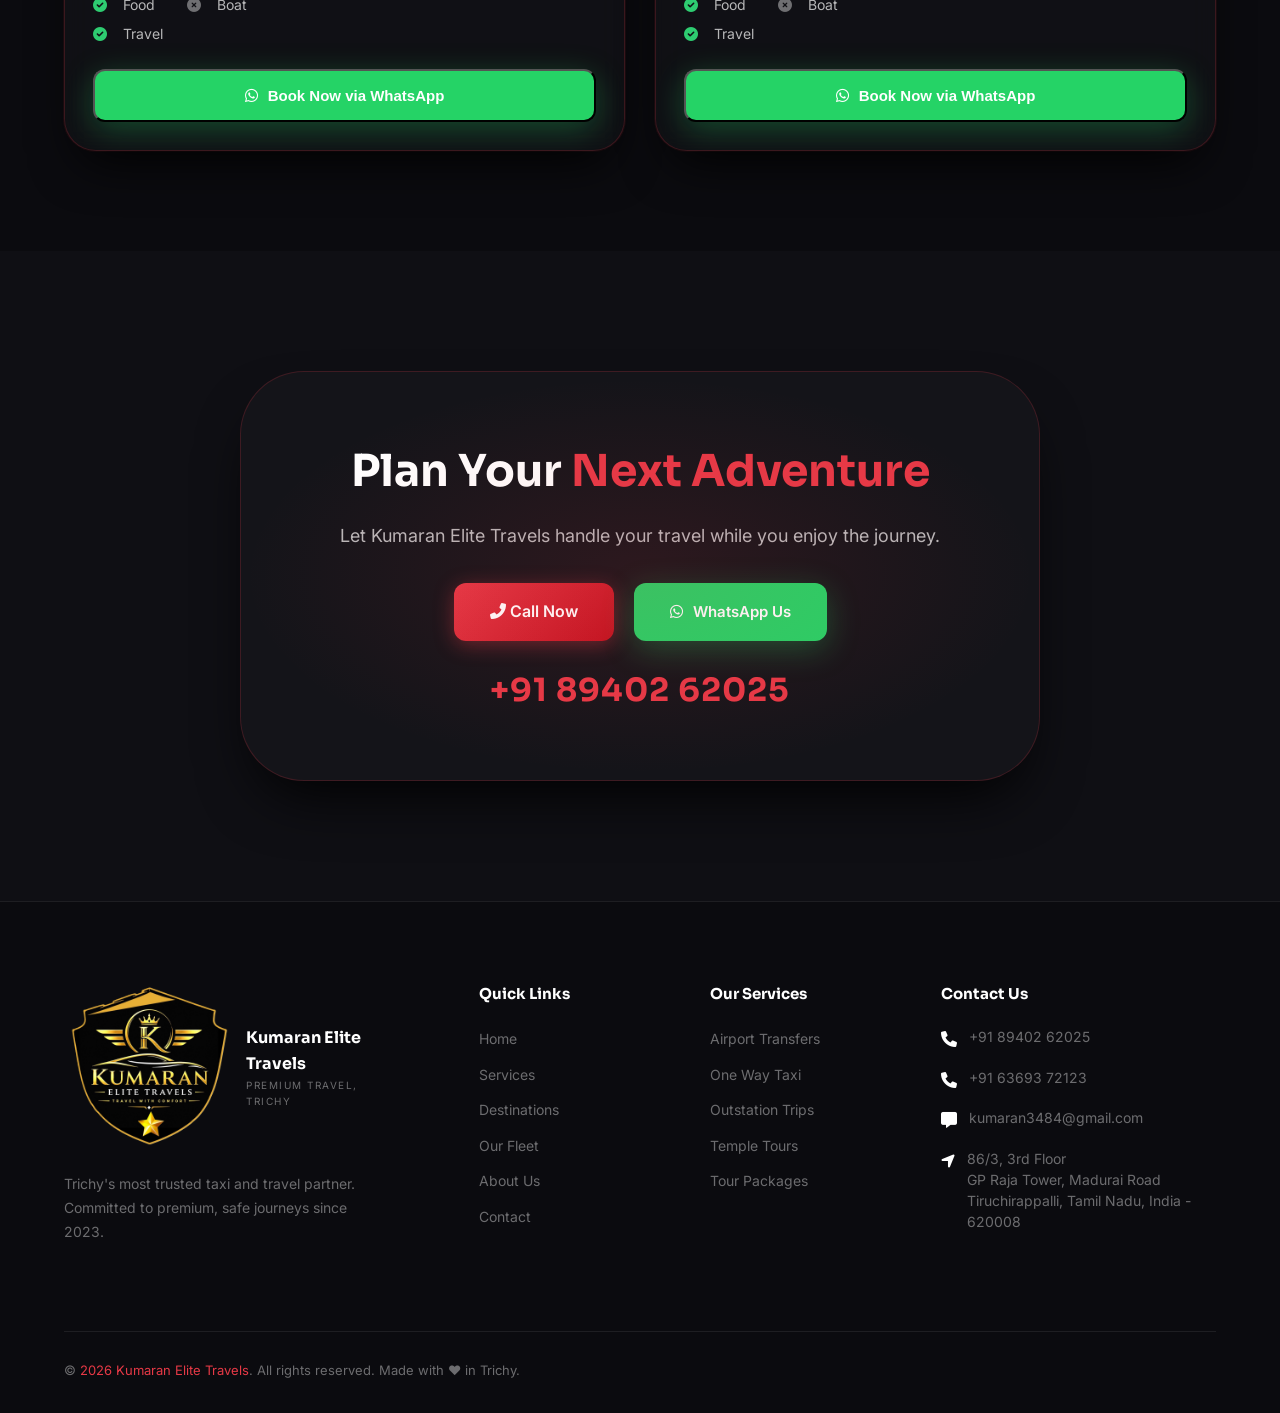
<file: package.html>
<!DOCTYPE html>
<html lang="en">
<head>
  <meta charset="UTF-8">
  <meta name="viewport" content="width=device-width, initial-scale=1.0">
  <title>Tour Packages | Kumaran Elite Travels Trichy</title>
    <link rel="shortcut icon" href="assets/kumaran_logo.png" type="image/x-icon">
    <!-- SEO -->
<meta name="description" content="Explore Kodaikanal, Ooty and Tamil Nadu tour packages with Kumaran Elite Travels. Trusted tours and travels company in Trichy offering comfortable travel and custom packages.">

<meta name="keywords" content="Tour Packages Trichy, Ooty Tour Package, Kodaikanal Tour Package, Kumaran Elite Travels, Tamil Nadu Tour Packages, Travels in Trichy">

<meta name="robots" content="index, follow">

<meta name="author" content="Kumaran Elite Travels">

<link rel="canonical" href="https://kumaranelitetravels.in/package.html">

<meta property="og:title" content="Tour Packages | Kumaran Elite Travels">

<meta property="og:description" content="Discover Ooty, Kodaikanal and Tamil Nadu tour packages with Kumaran Elite Travels.">

<meta property="og:type" content="website">

<meta property="og:url" content="https://kumaranelitetravels.in/package.html">

<meta property="og:image" content="https://kumaranelitetravels.in/assets/kumaran_logo.png">

<meta name="twitter:card" content="summary_large_image">

<meta name="twitter:title" content="Tour Packages | Kumaran Elite Travels">

<meta name="twitter:description" content="Explore Tamil Nadu tour packages with Kumaran Elite Travels in Trichy.">

<meta name="twitter:image" content="https://kumaranelitetravels.in/assets/kumaran_logo.png">

  <!-- Google Fonts: Sora + Inter -->
  <link rel="preconnect" href="https://fonts.googleapis.com">
  <link rel="preconnect" href="https://fonts.gstatic.com" crossorigin>
  <link href="https://fonts.googleapis.com/css2?family=Inter:opsz,wght@14..32,400;14..32,500;14..32,600;14..32,700;14..32,800&family=Sora:wght@400;600;700;800&display=swap" rel="stylesheet">
  <!-- Font Awesome 6 (free) -->
  <link rel="stylesheet" href="https://cdnjs.cloudflare.com/ajax/libs/font-awesome/6.0.0-beta3/css/all.min.css">
<link rel="stylesheet" href="style.css">
<style>
    /* ===== TOUR HERO ===== */
.hero-tours{
  position:relative;
  background:var(--bg);
  overflow:hidden;
  padding:140px 5% 80px;
}

.hero-bg{
  position:absolute;
  inset:0;
  background:
    radial-gradient(ellipse 80% 50% at 30% 40%,rgba(230,57,70,0.12),transparent 70%),
    radial-gradient(ellipse 60% 70% at 80% 60%,rgba(230,57,70,0.08),transparent 80%);
}

.hero-grid{
  position:absolute;
  inset:0;
  background-image:
    linear-gradient(rgba(255,255,255,0.02) 1px,transparent 1px),
    linear-gradient(90deg,rgba(255,255,255,0.02) 1px,transparent 1px);
  background-size:50px 50px;
  pointer-events:none;
}

.hero-content{
  max-width:700px;
  position:relative;
  z-index:5;
}

.hero-content h1{
  font-family:'Sora',sans-serif;
  font-size:clamp(44px,6vw,68px);
  font-weight:800;
  line-height:1.1;
  margin-bottom:16px;
}

.hero-content .highlight{
  color:var(--red);
}

.hero-content p{
  font-size:18px;
  color:var(--white-70);
  max-width:540px;
  margin:20px 0 32px;
}

.hero-buttons{
  display:flex;
  gap:16px;
  flex-wrap:wrap;
}


/* ===== TOURS SECTION ===== */

.tours-section{
  background:var(--bg);
}

.tours-grid{
  display:grid;
  grid-template-columns:repeat(2,1fr);
  gap:30px;
  margin-top:48px;
}


/* ===== TOUR CARD ===== */

.tour-card{
  background:rgba(20,20,25,0.6);
  backdrop-filter:blur(12px);
  border:1px solid rgba(230,57,70,0.2);
  border-radius:32px;
  overflow:hidden;
  box-shadow:0 25px 50px -18px #000,0 0 0 1px rgba(230,57,70,0.1);
  transition:all 0.4s cubic-bezier(0.2,0.9,0.3,1);
  display:flex;
  flex-direction:column;
}

.tour-card:hover{
  transform:translateY(-8px);
  border-color:rgba(230,57,70,0.4);
  box-shadow:0 30px 60px -15px #000,0 0 0 1px rgba(230,57,70,0.3);
}

.tour-img{
  width:100%;
  height:260px;
  object-fit:cover;
  border-bottom:2px solid rgba(230,57,70,0.3);
  transition:transform 0.6s ease;
}

.tour-card:hover .tour-img{
  transform:scale(1.02);
}

.tour-content{
  padding:28px;
  flex:1;
  display:flex;
  flex-direction:column;
}


/* ===== TOUR TEXT ===== */

.tour-title{
  font-family:'Sora',sans-serif;
  font-size:26px;
  font-weight:700;
  margin-bottom:12px;
  display:flex;
  align-items:center;
  gap:8px;
}

.tour-title i{
  color:var(--red);
  font-size:24px;
}

.tour-overview{
  font-size:14px;
  color:var(--white-70);
  margin-bottom:24px;
  line-height:1.7;
  border-left:2px solid var(--red);
  padding-left:16px;
}


/* ===== DETAILS GRID ===== */

.details-grid{
  display:grid;
  grid-template-columns:1fr 1fr;
  gap:20px 16px;
  background:rgba(0,0,0,0.2);
  border-radius:24px;
  padding:20px;
  border:1px solid var(--glass-border);
  margin-bottom:20px;
}

.detail-item{
  display:flex;
  align-items:center;
  gap:12px;
}

.detail-item i{
  width:32px;
  height:32px;
  background:rgba(230,57,70,0.1);
  border-radius:10px;
  display:flex;
  align-items:center;
  justify-content:center;
  color:var(--red);
  font-size:16px;
}

.detail-label{
  font-size:11px;
  color:var(--white-40);
  text-transform:uppercase;
  letter-spacing:0.3px;
}

.detail-value{
  font-size:15px;
  font-weight:600;
  font-family:'Sora',sans-serif;
}


/* ===== PRICING ===== */

.pricing-row{
  display:flex;
  justify-content:space-between;
  align-items:center;
  background:rgba(230,57,70,0.08);
  border-radius:40px;
  padding:10px 20px;
  margin-bottom:20px;
  border:1px solid rgba(230,57,70,0.2);
}

.pricing-label{
  font-size:13px;
  color:var(--white-40);
}

.pricing-value{
  font-weight:700;
  font-size:16px;
  color:var(--white);
}


/* ===== INCLUSIONS ===== */

.inclusion-row{
  display:flex;
  gap:24px;
  margin-bottom:24px;
  flex-wrap:wrap;
}

.inclusion-col{
  display:flex;
  flex-direction:column;
  gap:6px;
}

.inclusion-col span{
  font-size:14px;
  color:var(--white-70);
}

.inclusion-col i{
  width:20px;
  color:var(--red);
  margin-right:6px;
}

.inclusion-col.exclude i{
  color:var(--white-40);
}


/* ===== TOUR FOOTER ===== */

.tour-footer{
  margin-top:auto;
  display:flex;
  justify-content:flex-start;
}

.tour-footer .btn-whatsapp{
  width:100%;
  justify-content:center;
  padding:16px;
}


/* ===== CTA CARD (extra) ===== */

.cta-card{
  max-width:800px;
  margin:0 auto;
  background:var(--bg3);
  border:1px solid rgba(230,57,70,0.2);
  border-radius:64px;
  padding:64px 40px;
  box-shadow:0 30px 60px -20px black;
}

.cta-card h2{
  font-family:'Sora',sans-serif;
  font-size:44px;
  font-weight:700;
  margin-bottom:16px;
}

.cta-card p{
  color:var(--white-70);
  font-size:18px;
  margin-bottom:32px;
}

.cta-buttons{
  display:flex;
  gap:20px;
  justify-content:center;
  flex-wrap:wrap;
  margin-bottom:24px;
}

.phone-big{
  font-size:32px;
  font-weight:700;
  font-family:'Sora',sans-serif;
  color:var(--red);
  letter-spacing:1px;
}
.btn-outline{
    background:transparent;
    border:2px solid var(--white-70);
    color:var(--white-70);
    padding:14px 24px;
    border-radius:40px;
    font-weight:600;
    transition:all 0.3s ease;
}
.btn-outline:hover{background:var(--white-70);color:var(--bg);transform:translateY(-3px);box-shadow:0 16px 48px rgba(255,255,255,0.4);}

/* ===== RESPONSIVE ===== */

@media(max-width:900px){
  .tours-grid{
    grid-template-columns:1fr;
    max-width:600px;
    margin-left:auto;
    margin-right:auto;
  }
}

@media(max-width:768px){
  .hero-buttons{
    justify-content:center;
  }

  .hero-content{
    text-align:center;
    margin:0 auto;
  }

  .cta-card{
    padding:40px 24px;
  }
}

@media(max-width:480px){
  .details-grid{
    grid-template-columns:1fr;
  }

  .inclusion-row{
    flex-direction:column;
    gap:12px;
  }

  .tour-content{
    padding:20px;
  }
}
</style>
</head>
<body>
  <!-- NAVBAR (same as existing) -->
 <nav id="navbar">
  <a href="index.html" class="nav-logo">
    <i class="fas fa-taxi" style="color: var(--red); font-size: 24px;"></i>
    <div class="nav-logo-text">
      <div class="brand">Kumaran Elite</div>
      <div class="sub"> Travels</div>
    </div>
  </a>
  <div class="nav-links">
    <a href="index.html#services">Services</a>
    <a href="index.html#destinations">Destinations</a>
    <a href="vehicle.html">Vehicle</a>
    <a href="about.html">About</a>
    <a href="#">Package</a>
    <a href="index.html#contact">Contact</a>
  </div>
  <a href="book.html" class="nav-cta">Book Now</a>
  <button class="hamburger" id="hamburger" aria-label="Open menu"><span></span><span></span><span></span></button>
</nav>
<div class="mobile-menu" id="mobileMenu" role="dialog" aria-modal="true">
  <button class="close-menu" id="closeMenu" aria-label="Close menu">✕</button>
  <a href="index.html#services" onclick="closeMobileMenu()">Services</a>
  <a href="index.html#destinations" onclick="closeMobileMenu()">Destinations</a>
  <a href="vehicle.html" onclick="closeMobileMenu()">Vehicle</a>
  <a href="about.html" onclick="closeMobileMenu()">About</a>
  <a href="package.html" onclick="closeMobileMenu()">Package</a>
  <a href="index.html#contact" onclick="closeMobileMenu()">Contact</a>
  <a href="book.html" class="btn-primary" style="font-size:16px;">Book Now</a>
</div>



  <!-- HERO SECTION -->
  <section class="hero-tours">
    <div class="hero-bg"></div>
    <div class="hero-grid"></div>
    <div class="hero-content">
      <span class="section-label"><i class="fas fa-route"></i> TRAVEL WITH US</span>
      <h1>Tour <span class="highlight">Packages</span></h1>
      <h2 style="font-family: 'Sora', sans-serif; font-size: 26px; color: var(--white-70); margin-bottom: 10px;">Explore Beautiful Destinations</h2>
      <p>Discover our curated travel packages to the most beautiful hill stations and tourist destinations across Tamil Nadu.</p>
      <div class="hero-buttons">
        <a href="book.html" class="btn-primary"><i class="fas fa-taxi"></i> Book Taxi</a>
        <a href="#contact" class="btn-outline"><i class="fas fa-headset"></i> Contact Us</a>
      </div>
    </div>
  </section>

  <!-- TOUR PACKAGES SECTION (2‑column cards) -->
  <section class="tours-section">
    <div style="max-width: 1300px; margin: 0 auto;">
      <span class="section-label"><i class="fas fa-mountain"></i> HILL STATIONS</span>
      <h2 class="section-title">Special <span style="color: var(--red);">Tour Packages</span></h2>
      <div class="tours-grid">
        <!-- CARD 1 - KODAIKANAL -->
        <div class="tour-card">
            <img src="assets/kodai.jpg">
            <div class="tour-content">
            <h3 class="tour-title"><i class="fas fa-tree"></i> Kodaikanal Tour Package</h3>
            <p class="tour-overview">Referred to as the “Princess of Hills”, Kodaikanal is one of the most sought-after hill station destinations in Tamil Nadu and the whole of India.</p>
            
            <div class="details-grid">
              <div class="detail-item"><i class="far fa-calendar-alt"></i><div><div class="detail-label">Duration</div><div class="detail-value">3 Days</div></div></div>
              <div class="detail-item"><i class="fas fa-tag"></i><div><div class="detail-label">Category</div><div class="detail-value">Adventure</div></div></div>
              <div class="detail-item"><i class="fas fa-users"></i><div><div class="detail-label">Max Travelers</div><div class="detail-value">14</div></div></div>
              <div class="detail-item"><i class="fas fa-clock"></i><div><div class="detail-label">Travel Dates</div><div class="detail-value">11/14/2025 - 11/16/2025</div></div></div>
            </div>

            <div class="pricing-row">
              <span class="pricing-label"><i class="fas fa-tag"></i> Pricing</span>
              <span class="pricing-value">Contact for pricing <span style="color: var(--white-40); font-size:13px;">(custom)</span></span>
            </div>

            <div class="inclusion-row">
              <div class="inclusion-col">
                <span><i class="fas fa-check-circle" style="color: #2ecc71;"></i> Hotel</span>
                <span><i class="fas fa-check-circle" style="color: #2ecc71;"></i> Food</span>
                <span><i class="fas fa-check-circle" style="color: #2ecc71;"></i> Travel</span>
              </div>
              <div class="inclusion-col exclude">
                <span><i class="fas fa-times-circle" style="color: var(--white-40);"></i> Garden</span>
                <span><i class="fas fa-times-circle" style="color: var(--white-40);"></i> Boat</span>
              </div>
            </div>

            <div class="tour-footer">
              <button class="btn-whatsapp bookWaBtn" data-package="Kodaikanal Tour Package"><i class="fab fa-whatsapp"></i> Book Now via WhatsApp</button>
            </div>
          </div>
        </div>

        <!-- CARD 2 - OOTY -->
        <div class="tour-card">
          <img src="assets/ootyy.jpg" alt="ooty">
          <div class="tour-content">
            <h3 class="tour-title"><i class="fas fa-mountain"></i> Ooty Tour Package</h3>
            <p class="tour-overview">One of the most beautiful hill stations in India, Ooty nestles in the Nilgiri district of Tamil Nadu.</p>
            
            <div class="details-grid">
              <div class="detail-item"><i class="far fa-calendar-alt"></i><div><div class="detail-label">Duration</div><div class="detail-value">2 Days</div></div></div>
              <div class="detail-item"><i class="fas fa-tag"></i><div><div class="detail-label">Category</div><div class="detail-value">Adventure</div></div></div>
              <div class="detail-item"><i class="fas fa-users"></i><div><div class="detail-label">Max Travelers</div><div class="detail-value">20</div></div></div>
              <div class="detail-item"><i class="fas fa-clock"></i><div><div class="detail-label">Travel Dates</div><div class="detail-value">11/5/2025 - 11/6/2025</div></div></div>
            </div>

            <div class="pricing-row">
              <span class="pricing-label"><i class="fas fa-tag"></i> Pricing</span>
              <span class="pricing-value">Contact for pricing <span style="color: var(--white-40); font-size:13px;">(custom)</span></span>
            </div>

            <div class="inclusion-row">
              <div class="inclusion-col">
                <span><i class="fas fa-check-circle" style="color: #2ecc71;"></i> Hotel</span>
                <span><i class="fas fa-check-circle" style="color: #2ecc71;"></i> Food</span>
                <span><i class="fas fa-check-circle" style="color: #2ecc71;"></i> Travel</span>
              </div>
              <div class="inclusion-col exclude">
                <span><i class="fas fa-times-circle" style="color: var(--white-40);"></i> Garden</span>
                <span><i class="fas fa-times-circle" style="color: var(--white-40);"></i> Boat</span>
              </div>
            </div>

            <div class="tour-footer">
              <button class="btn-whatsapp bookWaBtn" data-package="Ooty Tour Package"><i class="fab fa-whatsapp"></i> Book Now via WhatsApp</button>
            </div>
          </div>
        </div>
      </div>
    </div>
  </section>

  <!-- CTA SECTION -->
  <section id="contact" class="cta-section">
    <div class="cta-card">
      <h2>Plan Your <span style="color: var(--red);">Next Adventure</span></h2>
      <p>Let Kumaran Elite Travels handle your travel while you enjoy the journey.</p>
      <div class="cta-buttons">
        <a href="tel:+918940262025" class="btn-primary"><i class="fas fa-phone-alt"></i> Call Now</a>
        <a href="https://wa.me/918940262025?text=Hello%20Kumaran%20Elite%20Travels%2C%20I%27m%20interested%20in%20your%20tour%20packages." target="_blank" class="btn-whatsapp"><i class="fab fa-whatsapp"></i> WhatsApp Us</a>
      </div>
      <div class="phone-big">+91 89402 62025</div>
    </div>
  </section>

  <!-- FOOTER (same as homepage) -->
  <footer>
  <div class="footer-grid">
    <div class="footer-brand">
      <div class="footer-logo">
        <img src="assets/kumaran_logo.png" alt="Kumaran Elite Travels" height="170" width="170"  loading="lazy">
        <div class="footer-logo-text"><div class="brand">Kumaran Elite Travels</div><div class="sub">Premium Travel, Trichy</div></div>
      </div>
      <p class="footer-desc">Trichy's most trusted taxi and travel partner. Committed to premium, safe journeys since 2023.</p>
    </div>
    <div class="footer-col">
      <h4>Quick Links</h4>
      <ul>
        <li><a href="index.html">Home</a></li>
        <li><a href="index.html#services">Services</a></li>
        <li><a href="index.html#destinations">Destinations</a></li>
        <li><a href="vehicle.html">Our Fleet</a></li>
        <li><a href="about.html">About Us</a></li>
        <li><a href="index.html#contact">Contact</a></li>
      </ul>
    </div>
    <div class="footer-col">
      <h4>Our Services</h4>
      <ul>
        <li><a href="index.html#services">Airport Transfers</a></li>
        <li><a href="index.html#services">One Way Taxi</a></li>
        <li><a href="index.html#services">Outstation Trips</a></li>
        <li><a href="index.html#services">Temple Tours</a></li>
        <li><a href="index.html#services">Tour Packages</a></li>
      </ul>
    </div>
    <div class="footer-col">
        <h4>Contact Us</h4>
        <div class="contact-item"><span class="contact-icon"><i class="fas fa-phone"></i></span><span class="contact-text"><a href="tel:+918940262025" style="color:inherit;">+91 89402 62025</a></span></div>
        <div class="contact-item"><span class="contact-icon"><i class="fas fa-phone"></i></span><span class="contact-text"><a href="tel:+916369372123" style="color:inherit;">+91 63693 72123</a></span></div>
        <div class="contact-item"><span class="contact-icon"><i class="fas fa-message"></i></span><span class="contact-text">kumaran3484@gmail.com</span></div>
        <div class="contact-item"><span class="contact-icon"><i class="fas fa-location-arrow"></i></span><span class="contact-text">86/3, 3rd Floor<br> GP Raja Tower, Madurai Road<br> Tiruchirappalli, Tamil Nadu, India - 620008</span></div>
      </div>
  </div>
  <div class="footer-bottom">
        <div class="footer-copy">© <span id="year"></span> <span>Kumaran Elite Travels</span>. All rights reserved. Made with ❤️ in Trichy.</div>
  </div>
</footer>

  <!-- BACK TO TOP BUTTON -->
<div class="floating-contact">
 <button id="backToTop" aria-label="Back to top">
    <i class="fas fa-arrow-up"></i>
  </button>

  <!-- WhatsApp -->
  <a href="https://wa.me/918940262025?text=Hi%20Kumaran%20Elite%20Travels,%20I%20need%20a%20taxi%20from%20Trichy."
     target="_blank"
     class="float-btn whatsapp">
    <i class="fab fa-whatsapp"></i>
  </a>

  <!-- Call -->
  <a href="tel:+918940262025"
     class="float-btn call">
    <i class="fas fa-phone"></i>
  </a>
  
   

</div>
  <!-- JAVASCRIPT: navbar, back to top, whatsapp buttons -->
  <script>
  document.getElementById("year").textContent = new Date().getFullYear();
    (function() {
      // navbar scroll effect
      const navbar = document.getElementById('navbar');
      window.addEventListener('scroll', () => {
        if (window.scrollY > 30) navbar.classList.add('scrolled');
        else navbar.classList.remove('scrolled');
      });

      // mobile menu
   
  const hamburger = document.getElementById('hamburger');
    const mobileMenu = document.getElementById('mobileMenu');
    const closeMenuBtn = document.getElementById('closeMenu');
       window.closeMobileMenu = function () { mobileMenu.classList.remove('open'); };
    hamburger.addEventListener("click", function () {
    mobileMenu.classList.toggle("open");
  });
    closeMenuBtn.addEventListener('click', function () { mobileMenu.classList.remove('open'); });

      const backToTopBtn = document.getElementById("backToTop");

  window.addEventListener("scroll", () => {

    if (window.scrollY > 400) {
      backToTopBtn.classList.add("show");
    } else {
      backToTopBtn.classList.remove("show");
    }

  });

  backToTopBtn.addEventListener("click", () => {

    window.scrollTo({
      top: 0,
      behavior: "smooth"
    });

  });

      // whatsapp booking buttons for packages
      const waButtons = document.querySelectorAll('.bookWaBtn');
      const phone = '918940262025';
      waButtons.forEach(btn => {
        btn.addEventListener('click', (e) => {
          e.preventDefault();
          const packageName = btn.getAttribute('data-package') || 'Tour Package';
          const message = `Hello Kumaran Elite Travels , I would like to book the ${packageName}. Please share availability and pricing.`;
          const waUrl = `https://wa.me/${phone}?text=${encodeURIComponent(message)}`;
          window.open(waUrl, '_blank');
        });
      });
    })();
  </script>
</body>
</html>
</file>
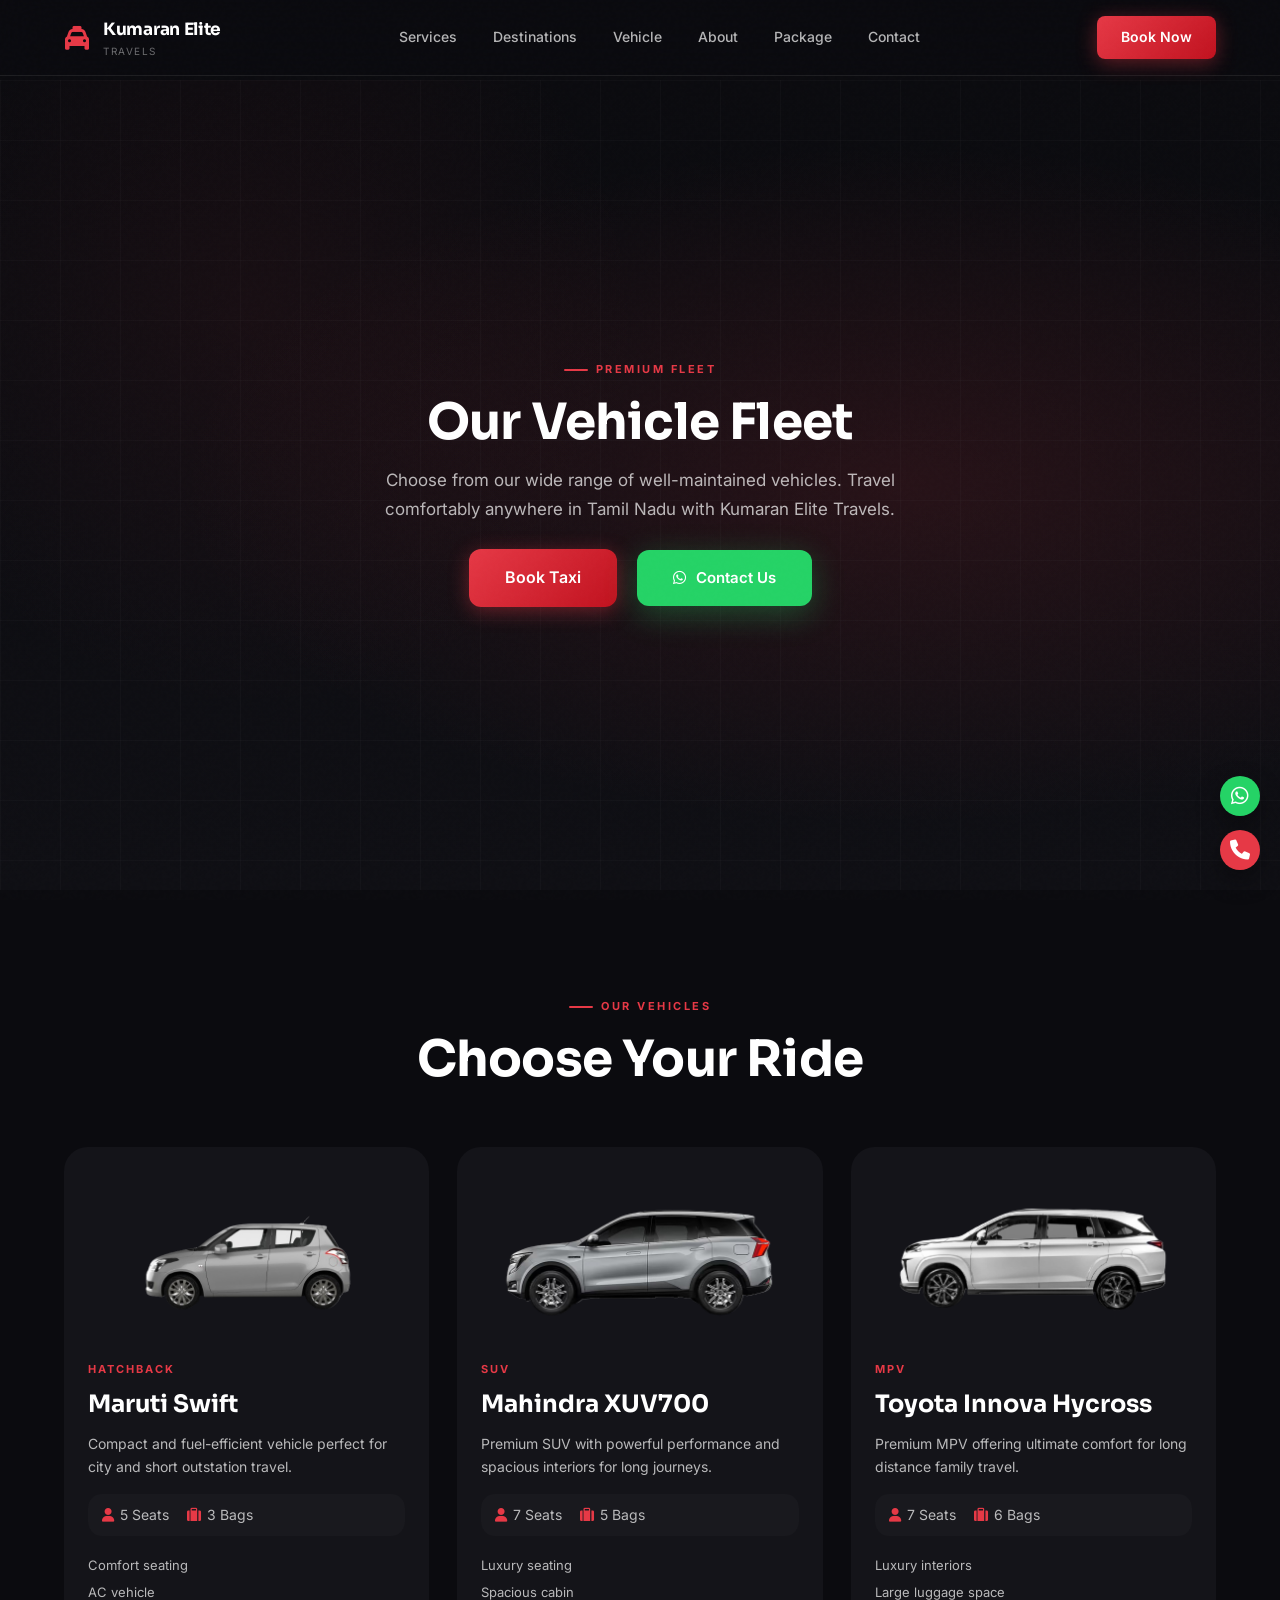
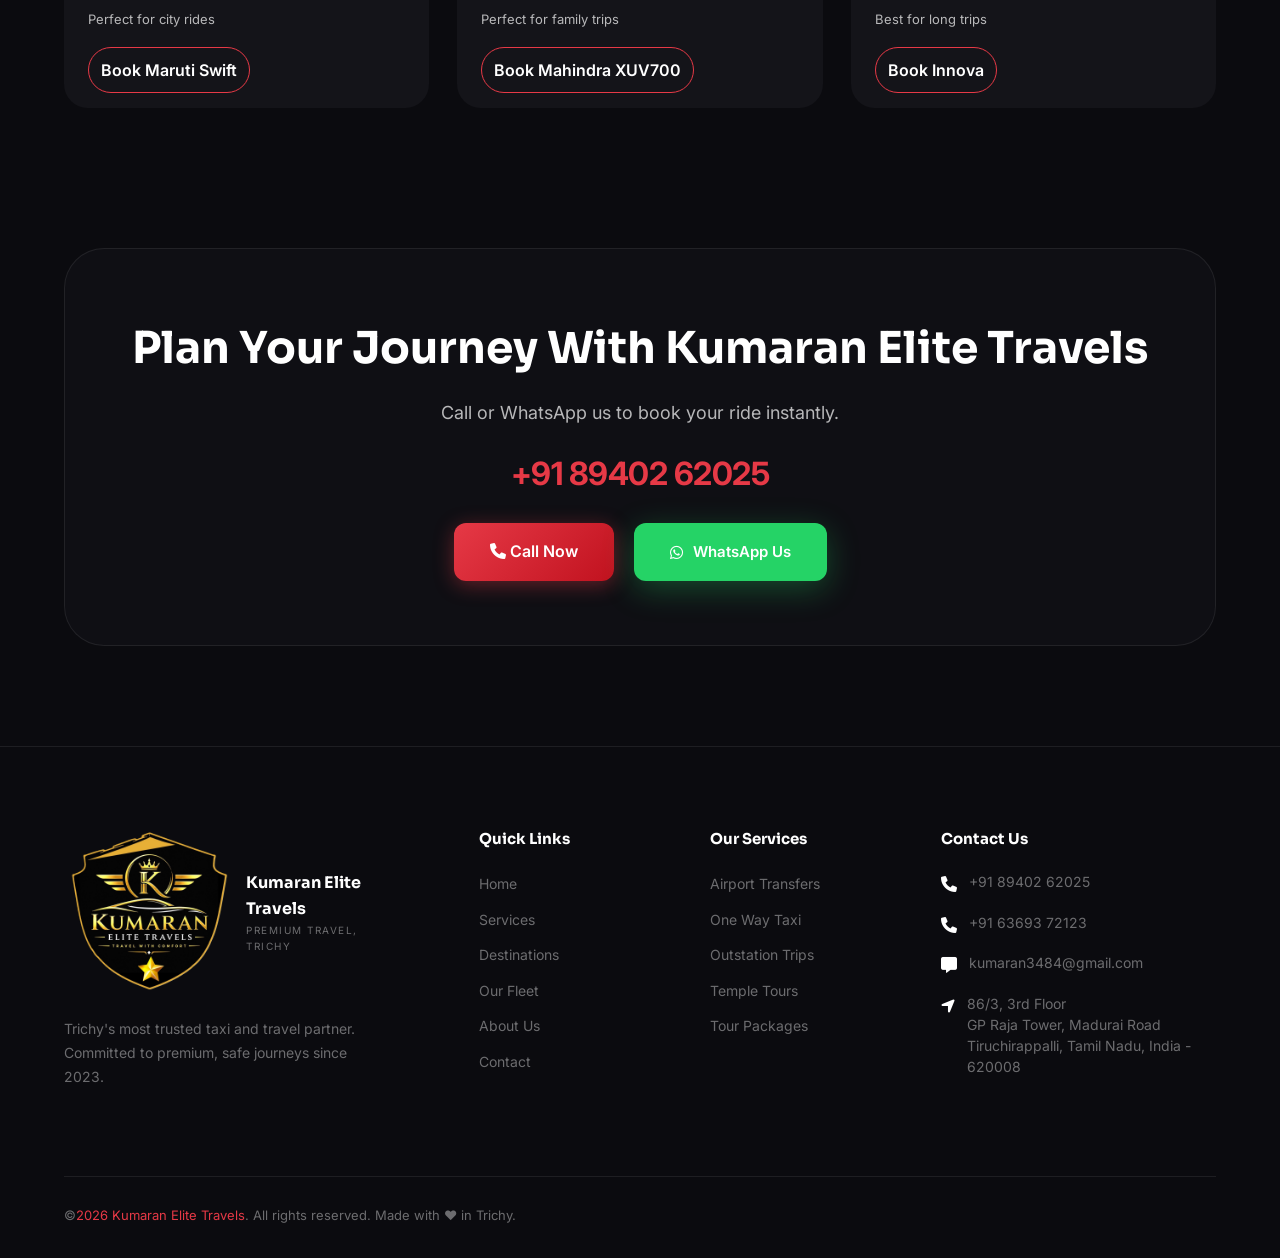
<file: vehicle.html>
<!DOCTYPE html>
<html lang="en">
<head>
<meta charset="UTF-8">
<meta name="viewport" content="width=device-width, initial-scale=1.0">

<title>Our Vehicle Fleet | Kumaran Elite Travels Trichy</title>
 <link rel="shortcut icon" href="assets/kumaran_logo.png" type="image/x-icon">
<!-- SEO Meta Tags -->
 <meta name="description" content="Explore the premium vehicle fleet of Kumaran Elite Travels in Trichy including hatchback, SUV and Innova taxi services for airport transfers, outstation trips and family travel.">

<meta name="keywords" content="Taxi Fleet Trichy, Kumaran Elite Travels, SUV Taxi Trichy, Innova Taxi Trichy, Hatchback Taxi Service, Outstation Taxi Trichy">

<meta name="robots" content="index, follow">

<meta name="author" content="Kumaran Elite Travels">

<link rel="canonical" href="https://kumaranelitetravels.in/vehicle.html">

<meta property="og:title" content="Vehicle Fleet | Kumaran Elite Travels">

<meta property="og:description" content="Choose from premium taxi vehicles including SUV, Innova and hatchback cars in Trichy.">

<meta property="og:type" content="website">

<meta property="og:url" content="https://kumaranelitetravels.in/vehicle.html">

<meta property="og:image" content="https://kumaranelitetravels.in/assets/kumaran_logo.png">

<meta name="twitter:card" content="summary_large_image">

<meta name="twitter:title" content="Vehicle Fleet | Kumaran Elite Travels">

<meta name="twitter:description" content="Premium taxi fleet in Trichy with hatchback, SUV and Innova travel options.">

<meta name="twitter:image" content="https://kumaranelitetravels.in/assets/kumaran_logo.png">



<link rel="stylesheet" href="style.css">

<link rel="preconnect" href="https://fonts.googleapis.com">
<link rel="preconnect" href="https://fonts.gstatic.com" crossorigin>

<link href="https://fonts.googleapis.com/css2?family=Sora:wght@400;600;700;800&family=Inter:wght@400;500;600&display=swap" rel="stylesheet">

<link rel="stylesheet" href="https://cdnjs.cloudflare.com/ajax/libs/font-awesome/6.0.0-beta3/css/all.min.css">
<style>

/* ===== HERO ===== */


.fleet-hero{
margin-top:80px;
min-height:90vh;
display:flex;
align-items:center;
justify-content:center;
text-align:center;
background:var(--bg);
position:relative;   /* IMPORTANT */
overflow:hidden;
}

.fleet-hero-container{
max-width:900px;
margin:auto;
position:relative;
z-index:10; /* content above background */
}

.hero-booking-bg{   
position:absolute;
inset:0;
z-index:0;
background:
radial-gradient(ellipse 80% 60% at 70% 50%,rgba(230,57,70,0.12),transparent 70%),
radial-gradient(ellipse 50% 80% at 20% 30%,rgba(230,57,70,0.06),transparent 60%),
linear-gradient(180deg,var(--bg),var(--bg2));
}

.hero-booking-grid{
position:absolute;
inset:0;
z-index:0;
background-image:
linear-gradient(rgba(255,255,255,0.02) 1px,transparent 1px),
linear-gradient(90deg,rgba(255,255,255,0.02) 1px,transparent 1px);
background-size:60px 60px;
}

/* ===== FLEET GRID ===== */

.fleet-grid{
display:grid;
grid-template-columns:repeat(3,1fr);
gap:28px;
margin-top:60px;
}


/* ===== FLEET CARD ===== */

.fleet-card{
background:var(--bg3);
border:none;
border-radius:24px;
padding:24px;
transition:all .35s ease;
position:relative;
overflow:hidden;
}

.fleet-card:hover{
transform:translateY(0px);
box-shadow: 0 24px 60px rgba(0, 0, 0, 0);;
border:none ;
}


/* ===== CAR IMAGE ===== */

.fleer-image{
display:flex;
justify-content:center;
margin-bottom:20px;
}

.fleet-image img{
width:350px;
height:auto;
}


/* ===== VEHICLE TEXT ===== */

.fleet-type{
font-size:11px;
color:var(--red);
font-weight:700;
letter-spacing:2px;
text-transform:uppercase;
margin-bottom:6px;
}
.journey-cta{
  background:var(--bg2);
  border-radius:40px;
  padding:64px 48px;
  text-align:center;
  border:1px solid var(--glass-border);
  margin-top:40px;
}

.journey-cta h2{
  font-family:'Sora',sans-serif;
  font-size:clamp(32px,5vw,44px);
  font-weight:700;
  margin-bottom:16px;
}


.journey-cta .phone-number{
  font-size:32px;
  font-weight:700;
  color:var(--red);
  letter-spacing:-0.5px;
  margin:20px 0 24px;
}


.fleet-name{
font-family:'Sora',sans-serif;
font-size:24px;
font-weight:700;
margin-bottom:10px;
}

.fleet-desc{
font-size:14px;
color:var(--white-70);
margin-bottom:16px;
}


/* ===== SPECS ===== */

.spec-row{
display:flex;
gap:18px;
margin-bottom:16px;
padding:10px 14px;
background:rgba(255,255,255,0.02);
border-radius:14px;
}

.spec-item{
font-size:14px;
color:var(--white-70);
display:flex;
align-items:center;
gap:6px;
}

.spec-item i{
color:var(--red);
}


/* ===== FEATURES ===== */

.features-list li{
font-size:13px;
color:var(--white-70);
padding:3px 0;
}


/* ===== BOOK BUTTON ===== */

.book-btn{
margin-top:16px;
width:100%;
border:1px solid var(--red);
padding:12px;
border-radius:30px;
font-weight:600;
background:transparent;
color:#fff;
cursor:pointer;
transition:all .3s;
}

.book-btn:hover{
background:var(--red);
box-shadow:0 8px 24px var(--red-glow);
}


/* ===== RESPONSIVE ===== */

@media(max-width:1024px){

.fleet-grid{
grid-template-columns:repeat(2,1fr);
}

}

@media(max-width:768px){

.fleet-grid{
grid-template-columns:1fr;
}

}

</style>

</head>

<body>

<!-- ===== NAVBAR (reuse homepage navbar) ===== -->
<nav id="navbar">
  <a href="index.html" class="nav-logo">
    <i class="fas fa-taxi" style="color: var(--red); font-size: 24px;"></i>
    <div class="nav-logo-text">
      <div class="brand">Kumaran Elite</div>
      <div class="sub"> Travels</div>
    </div>
  </a>
  <div class="nav-links">
    <a href="index.html#services">Services</a>
    <a href="index.html#destinations">Destinations</a>
    <a href="vehicle.html">Vehicle</a>
    <a href="about.html">About</a>
    <a href="package.html">Package</a>
    <a href="index.html#contact">Contact</a>
  </div>
  <a href="book.html" class="nav-cta">Book Now</a>
  <button class="hamburger" id="hamburger" aria-label="Open menu"><span></span><span></span><span></span></button>
</nav>
<div class="mobile-menu" id="mobileMenu" role="dialog" aria-modal="true">
  <button class="close-menu" id="closeMenu" aria-label="Close menu">✕</button>
  <a href="index.html#services" onclick="closeMobileMenu()">Services</a>
  <a href="index.html#destinations" onclick="closeMobileMenu()">Destinations</a>
  <a href="#" onclick="closeMobileMenu()">Vehicle</a>
  <a href="about.html" onclick="closeMobileMenu()">About</a>
  <a href="package.html" onclick="closeMobileMenu()">Package</a>
  <a href="index.html#contact" onclick="closeMobileMenu()">Contact</a>
  <a href="book.html" class="btn-primary" style="font-size:16px;">Book Now</a>
</div>



<!-- ===== HERO ===== -->
<section class="fleet-hero">

<div class="hero-booking-bg"></div>
<div class="hero-booking-grid"></div>

<div class="fleet-hero-container">

<div class="section-label" style="justify-content:center;">Premium Fleet</div>

<h1 class="section-title">Our Vehicle Fleet</h1>

<p class="section-sub" style="margin:auto;">
Choose from our wide range of well-maintained vehicles. Travel comfortably anywhere in Tamil Nadu with Kumaran Elite Travels.
</p><br>

<div class="hero-buttons">
<a href="book.html" class="btn-primary" style="margin-bottom: 10px;">Book Taxi</a>&nbsp;&nbsp;&nbsp;&nbsp;
<a href="https://wa.me/918940262025?text=Hi%20Kumaran%20Elite%20Travels%2C%20I%20need%20to%20book%20a%20taxi%20from%20Trichy." target="_blank" class="btn-whatsapp">
<i class="fab fa-whatsapp"></i> Contact Us
</a>
</div>

</div>

</section>

<!-- ===== FLEET ===== -->

<section id="fleet">

<div style="text-align:center">

<div class="section-label" style="justify-content:center;">Our Vehicles</div>

<h2 class="section-title">Choose Your Ride</h2>

</div>


<div class="fleet-grid">


<!-- Swift -->

<div class="fleet-card">

<div class="fleet-image">
<img src="assets/swift.png">
</div>

<div class="fleet-type">Hatchback</div>

<div class="fleet-name">Maruti Swift</div>

<p class="fleet-desc">
Compact and fuel-efficient vehicle perfect for city and short outstation travel.
</p>

<div class="spec-row">

<span class="spec-item"><i class="fas fa-user"></i> 5 Seats</span>

<span class="spec-item"><i class="fas fa-suitcase"></i> 3 Bags</span>

</div>

<ul class="features-list">

<li>Comfort seating</li>
<li>AC vehicle</li>
<li>Perfect for city rides</li>

</ul>
<br>
<a class="book-btn" href="https://wa.me/918940262025?text=Hello%20Kumaran%20Elite%20Travels,%20I%E2%80%99d%20like%20to%20check%20the%20availability%20of%20a%20*Hatchback%20(Maruti%20Swift)*%20for%20my%20trip.%20Please%20share%20the%20availability%20and%20fare%20details." target="_blank">
Book Maruti Swift
</a>

</div>



<!-- XUV -->

<div class="fleet-card">

<div class="fleet-image">
<img src="assets/xuv.png">
</div>

<div class="fleet-type">SUV</div>

<div class="fleet-name">Mahindra XUV700</div>

<p class="fleet-desc">
Premium SUV with powerful performance and spacious interiors for long journeys.
</p>

<div class="spec-row">

<span class="spec-item"><i class="fas fa-user"></i> 7 Seats</span>

<span class="spec-item"><i class="fas fa-suitcase"></i> 5 Bags</span>

</div>

<ul class="features-list">

<li>Luxury seating</li>
<li>Spacious cabin</li>
<li>Perfect for family trips</li>

</ul>

<br>
<a class="book-btn" href="https://wa.me/918940262025?text=Hello%20Kumaran%20Elite%20Travels,%20I%E2%80%99d%20like%20to%20check%20the%20availability%20of%20a%20*SUV%20(Mahindra%20XUV700)*%20for%20my%20trip.%20Please%20share%20the%20availability%20and%20fare%20details." target="_blank">
Book Mahindra XUV700
</a>

</div>



<!-- Innova -->

<div class="fleet-card">

<div class="fleet-image">
<img src="assets/hycross.png">
</div>

<div class="fleet-type">MPV</div>

<div class="fleet-name">Toyota Innova Hycross</div>

<p class="fleet-desc">
Premium MPV offering ultimate comfort for long distance family travel.
</p>

<div class="spec-row">

<span class="spec-item"><i class="fas fa-user"></i> 7 Seats</span>

<span class="spec-item"><i class="fas fa-suitcase"></i> 6 Bags</span>

</div>

<ul class="features-list">

<li>Luxury interiors</li>
<li>Large luggage space</li>
<li>Best for long trips</li>

</ul><br>

<a class="book-btn" href="https://wa.me/918940262025?text=Hello%20Kumaran%20Elite%20Travels,%20I%E2%80%99d%20like%20to%20check%20the%20availability%20of%20a%20*MPV%20(Toyota%20Innova%20Hycross)*%20for%20my%20trip.%20Please%20share%20the%20availability%20and%20fare%20details." target="_blank">
Book Innova
</a>

</div>


</div>

</section>

  <section id="contact" style="background: var(--bg); padding-top: 0;">
    <div class="journey-cta">
      <h2>Plan Your Journey With Kumaran Elite Travels</h2>
      <p style="font-size: 18px; color: var(--white-70); margin-bottom: 16px;">Call or WhatsApp us to book your ride instantly.</p>
      <div class="phone-number">+91 89402 62025</div>
      <div style="display: flex; gap: 20px; justify-content: center; flex-wrap: wrap;">
        <a href="tel:+918940262025" class="btn-primary"><i class="fas fa-phone"></i> Call Now</a>
        <a href="https://wa.me/918940262025?text=Hi%20Kumaran%20Elite%20Travels%2C%20I%20need%20to%20book%20a%20taxi%20from%20Trichy." target="_blank" class="btn-whatsapp"><i class="fab fa-whatsapp"></i> WhatsApp Us</a>
      </div>
    </div>
  </section>
<footer>
  <div class="footer-grid">
    <div class="footer-brand">
      <div class="footer-logo">
        <img src="assets/kumaran_logo.png" alt="Kumaran Elite Travels" height="170" width="170"  loading="lazy">
        <div class="footer-logo-text"><div class="brand">Kumaran Elite Travels</div><div class="sub">Premium Travel, Trichy</div></div>
      </div>
      <p class="footer-desc">Trichy's most trusted taxi and travel partner. Committed to premium, safe journeys since 2023.</p>
    </div>
    <div class="footer-col">
      <h4>Quick Links</h4>
      <ul>
        <li><a href="index.html">Home</a></li>
        <li><a href="index.html#services">Services</a></li>
        <li><a href="index.html#destinations">Destinations</a></li>
        <li><a href="#">Our Fleet</a></li>
        <li><a href="about.html">About Us</a></li>
        <li><a href="index.html#contact">Contact</a></li>
      </ul>
    </div>
    <div class="footer-col">
      <h4>Our Services</h4>
      <ul>
        <li><a href="index.html#services">Airport Transfers</a></li>
        <li><a href="index.html#services">One Way Taxi</a></li>
        <li><a href="index.html#services">Outstation Trips</a></li>
        <li><a href="index.html#services">Temple Tours</a></li>
        <li><a href="index.html#services">Tour Packages</a></li>
      </ul>
    </div>
    <div class="footer-col">
        <h4>Contact Us</h4>
        <div class="contact-item"><span class="contact-icon"><i class="fas fa-phone"></i></span><span class="contact-text"><a href="tel:+918940262025" style="color:inherit;">+91 89402 62025</a></span></div>
        <div class="contact-item"><span class="contact-icon"><i class="fas fa-phone"></i></span><span class="contact-text"><a href="tel:+916369372123" style="color:inherit;">+91 63693 72123</a></span></div>
        <div class="contact-item"><span class="contact-icon"><i class="fas fa-message"></i></span><span class="contact-text">kumaran3484@gmail.com</span></div>
        <div class="contact-item"><span class="contact-icon"><i class="fas fa-location-arrow"></i></span><span class="contact-text">86/3, 3rd Floor<br> GP Raja Tower, Madurai Road<br> Tiruchirappalli, Tamil Nadu, India - 620008</span></div>
      </div>
  </div>
  <div class="footer-bottom">
    <div class="footer-copy">©<span id="year"></span> <span>Kumaran Elite Travels</span>. All rights reserved. Made with ❤️ in Trichy.</div>
  </div>
</footer>


<div class="floating-contact">
 <button id="backToTop" aria-label="Back to top">
    <i class="fas fa-arrow-up"></i>
  </button>

  <!-- WhatsApp -->
  <a href="https://wa.me/918940262025?text=Hi%20Kumaran%20Elite%20Travels,%20I%20need%20a%20taxi%20from%20Trichy."
     target="_blank"
     class="float-btn whatsapp">
    <i class="fab fa-whatsapp"></i>
  </a>

  <!-- Call -->
  <a href="tel:+918940262025"
     class="float-btn call">
    <i class="fas fa-phone"></i>
  </a>
  
   

</div>

</body>
<script>
document.getElementById("year").textContent = new Date().getFullYear();
   const backToTopBtn = document.getElementById("backToTop");

  window.addEventListener("scroll", () => {

    if (window.scrollY > 400) {
      backToTopBtn.classList.add("show");
    } else {
      backToTopBtn.classList.remove("show");
    }

  });

  backToTopBtn.addEventListener("click", () => {

    window.scrollTo({
      top: 0,
      behavior: "smooth"
    });

  });
  (function() {
    const navbar = document.getElementById('navbar');
    const hamburger = document.getElementById('hamburger');
    const mobileMenu = document.getElementById('mobileMenu');
    const closeMenuBtn = document.getElementById('closeMenu');
    window.addEventListener('scroll', function() { navbar.classList.toggle('scrolled', window.scrollY > 60); });
    window.closeMobileMenu = function() { mobileMenu.classList.remove('open'); };
    hamburger.addEventListener('click', function() { mobileMenu.classList.toggle('open'); });
    closeMenuBtn.addEventListener('click', function() { mobileMenu.classList.remove('open'); });

  })();
</script>
</html>
</file>
<file: style.css>
/* ===== GLOBAL ===== */
      :root {
        --red: #E63946;
        --red-deep: #C1121F;
        --red-glow: rgba(230,57,70,0.4);
        --bg: #0B0B0F;
        --bg2: #0F0F14;
        --bg3: #141419;
        --bg4: #1A1A22;
        --glass: rgba(255,255,255,0.04);
        --glass-border: rgba(255,255,255,0.08);
        --white: #FFFFFF;
        --white-70: rgba(255,255,255,0.7);
        --white-40: rgba(255,255,255,0.4);
      }
      *,*::before,*::after{box-sizing:border-box;margin:0;padding:0;}
      html{scroll-behavior:smooth;}
      body{background:var(--bg);color:var(--white);font-family:'Inter',sans-serif;overflow-x:hidden;line-height:1.6;}
      body::before{content:'';position:fixed;inset:0;background-image:url("data:image/svg+xml,%3Csvg viewBox='0 0 256 256' xmlns='http://www.w3.org/2000/svg'%3E%3Cfilter id='noise'%3E%3CfeTurbulence type='fractalNoise' baseFrequency='0.9' numOctaves='4' stitchTiles='stitch'/%3E%3C/filter%3E%3Crect width='100%25' height='100%25' filter='url(%23noise)' opacity='0.03'/%3E%3C/svg%3E");pointer-events:none;z-index:9999;opacity:0.4;}
      section{padding:100px 5%;position:relative;}
      a{text-decoration:none;}
      ul{list-style:none;}
      img{max-width:100%;display:block;}

      /* ===== TYPOGRAPHY ===== */
      .section-label{display:inline-flex;align-items:center;gap:8px;font-size:11px;font-weight:700;color:var(--red);text-transform:uppercase;letter-spacing:2.5px;margin-bottom:16px;}
      .section-label::before{content:'';display:block;width:24px;height:2px;background:var(--red);border-radius:1px;}
      .section-title{font-family:'Sora',sans-serif;font-size:clamp(32px,4vw,50px);font-weight:700;line-height:1.1;letter-spacing:-0.8px;margin-bottom:16px;}
      .section-sub{font-size:17px;color:var(--white-70);max-width:580px;line-height:1.7;}

      /* ===== BUTTONS ===== */
      .btn-primary{background:linear-gradient(135deg,var(--red),var(--red-deep));color:#fff;border:none;padding:16px 36px;border-radius:12px;font-weight:600;font-size:16px;display:inline-block;box-shadow:0 4px 20px var(--red-glow);transition:all 0.3s;cursor:pointer;}
      .btn-primary:hover{transform:translateY(-3px);box-shadow:0 16px 48px rgba(230,57,70,0.5);}
      .btn-whatsapp{display:inline-flex;align-items:center;gap:10px;background:#25D366;color:#fff;padding:16px 36px;border-radius:12px;font-size:15px;font-weight:600;transition:all 0.3s;box-shadow:0 8px 32px rgba(37,211,102,0.3);}
      .btn-whatsapp:hover{transform:translateY(-3px);box-shadow:0 16px 40px rgba(37,211,102,0.4);}

      /* ===== ANIMATIONS ===== */
      @keyframes particleFloat{0%{transform:translateY(0) scale(0);opacity:0;}10%{opacity:0.8;transform:translateY(-20vh) scale(1);}50%{opacity:0.4;transform:translateY(-50vh) scale(0.8);}90%{opacity:0.2;transform:translateY(-80vh) scale(0.5);}100%{transform:translateY(-100vh) scale(0);opacity:0;}}
      @keyframes testimonialScroll{0%{transform:translateX(0);}100%{transform:translateX(-50%);}}
      
      /* FLOATING CONTACT BUTTONS */

.float-btn,
#backToTop{
  width: 40px;
  height: 40px;
  border-radius: 50%;
  padding: 10px;
  display: flex;
  align-items: center;
  justify-content: center;
  color: white;
  font-size: 20px;
  text-decoration: none;
  border: none;
  cursor: pointer;
  box-shadow: 0 10px 25px rgba(0,0,0,0.35);
   
}
#backToTop{
  opacity:0;
  visibility:hidden;
}

/* WhatsApp */

.whatsapp{
  background:#25D366;
}

/* Phone */

.call{
  background:#E63946;
}

/* Top button */

#backToTop{
  background:linear-gradient(135deg,var(--red),var(--red-deep));
}
  .floating-contact{
  position: fixed;
  right: 25px;
  bottom: 30px;
  display: flex;
  flex-direction: column-reverse; /* important */
  gap: 14px;
  z-index: 9999;
}

  #backToTop.show{
    opacity:1;
    visibility:visible;
    transform:translateY(0);
  }

  #backToTop:hover{
    transform:translateY(-3px);
    box-shadow:0 16px 40px rgba(230,57,70,0.5);
  }
.floating-contact{
  position: fixed;
  right: 20px;
  bottom: 30px;
  display: flex;
  flex-direction: column;
  gap: 14px;
  z-index: 9999;
}


.float-btn:hover{
  transform: scale(1.1);
}

/* WhatsApp */

.float-btn.whatsapp{
  background: #25D366;
}

/* Call */

.float-btn.call{
  background: #E63946;
}

      /* ===== NAVBAR ===== */
      #navbar{position:fixed;top:0;left:0;right:0;z-index:1000;padding:0 5%;height:76px;display:flex;align-items:center;justify-content:space-between;background:rgba(11,11,15,0.6);backdrop-filter:blur(24px);-webkit-backdrop-filter:blur(24px);border-bottom:1px solid var(--glass-border);transition:all 0.3s ease;}
      #navbar.scrolled{background:rgba(11,11,15,0.95);height:64px;}
      .nav-logo{display:flex;align-items:center;gap:12px;}
      .nav-logo-text .brand{font-family:'Sora',sans-serif;font-weight:700;font-size:17px;color:var(--white);letter-spacing:-0.3px;}
      .nav-logo-text .sub{font-size:10px;color:var(--white-40);text-transform:uppercase;letter-spacing:1.5px;}
      .nav-links{display:flex;align-items:center;gap:36px;}
      .nav-links a{color:var(--white-70);font-size:14px;font-weight:500;transition:color 0.2s;position:relative;}
      .nav-links a::after{content:'';position:absolute;bottom:-4px;left:0;width:0;height:1px;background:var(--red);transition:width 0.3s;}
      .nav-links a:hover{color:var(--white);}
      .nav-links a:hover::after{width:100%;}
      .nav-cta{background:linear-gradient(135deg,var(--red),var(--red-deep));color:#fff;padding:10px 24px;border-radius:8px;font-size:14px;font-weight:600;box-shadow:0 4px 20px var(--red-glow);transition:all 0.3s;}
      .nav-cta:hover{transform:translateY(-1px);box-shadow:0 8px 30px var(--red-glow);}
      .hamburger{display:none;flex-direction:column;gap:5px;cursor:pointer;background:none;border:none;}
      .hamburger span{display:block;width:24px;height:2px;background:var(--white);border-radius:2px;}
      .mobile-menu{position:fixed;inset:0;background:rgba(11,11,15,0.97);backdrop-filter:blur(24px);z-index:999;display:flex;flex-direction:column;align-items:center;justify-content:center;gap:32px;transform:translateX(100%);transition:transform 0.4s cubic-bezier(0.25,0.46,0.45,0.94);}
      .mobile-menu.open{transform:translateX(0);}
      .mobile-menu a{font-family:'Sora',sans-serif;font-size:28px;font-weight:700;color:var(--white);}
      .mobile-menu a:hover{color:var(--red);}
      .close-menu{position:absolute;top:28px;right:5%;font-size:28px;cursor:pointer;color:var(--white-70);background:none;border:none;}

      /* ===== HERO ===== */
      .hero-booking{position:relative;margin-top:-90px;min-height:100vh;background:var(--bg);overflow:hidden;display:flex;align-items:center;padding:120px 5% 80px;}
      .hero-booking-bg{position:absolute;inset:0;background:radial-gradient(ellipse 80% 60% at 70% 50%,rgba(230,57,70,0.12),transparent 70%),radial-gradient(ellipse 50% 80% at 20% 30%,rgba(230,57,70,0.06),transparent 60%),linear-gradient(180deg,var(--bg),var(--bg2));}
      .hero-booking-grid{position:absolute;inset:0;background-image:linear-gradient(rgba(255,255,255,0.02) 1px,transparent 1px),linear-gradient(90deg,rgba(255,255,255,0.02) 1px,transparent 1px);background-size:60px 60px;}
      .particles-container{position:absolute;inset:0;overflow:hidden;pointer-events:none;}
      .particle{position:absolute;border-radius:50%;opacity:0;background:var(--red);pointer-events:none;animation:particleFloat linear infinite;}
      .hero-booking-container{display:grid;grid-template-columns:2fr 1fr;align-items:center;max-width:1400px;margin:0 auto;position:relative;z-index:10;width:100%;gap:48px;}
      .hero-left .badge{display:inline-block;background:rgba(230,57,70,0.12);border:1px solid rgba(230,57,70,0.3);padding:6px 16px;border-radius:100px;font-size:12px;color:var(--red);margin-bottom:24px;}
      .hero-left h1{font-family:'Sora',sans-serif;font-size:clamp(38px,4.5vw,56px);font-weight:800;line-height:1.1;letter-spacing:-1.5px;margin-bottom:20px;}
      .hero-left .highlight{color:var(--red);}
      .hero-left p{font-size:18px;color:var(--white-70);max-width:500px;margin-bottom:16px;}
      .trust-badges{display:flex;gap:24px;flex-wrap:wrap;margin-top:16px;}
      .trust-badges span{display:flex;align-items:center;gap:8px;font-size:14px;color:var(--white-70);}
      .trust-badges i{color:#F4C842;}

      /* ===== BOOKING FORM ===== */
      .booking-card{margin-top: 100px;border:1px solid rgba(230,57,70,0.48);border-radius:32px;padding:30px;width:100%;max-width:420px;margin-left:auto;}
      .booking-card h3{font-family:'Sora',sans-serif;font-size:24px;font-weight:700;margin-bottom:20px;}
      .form-group{margin-bottom:16px;}
      .form-group label{display:block;font-size:12px;font-weight:600;text-transform:uppercase;letter-spacing:0.8px;color:var(--white-40);margin-bottom:6px;}
      .form-control{width:100%;background:var(--bg4);border:1px solid var(--glass-border);border-radius:12px;padding:10px 14px;font-family:'Inter',sans-serif;font-size:14px;color:var(--white);outline:none;transition:all 0.3s;}
      .form-control:focus{border-color:var(--red);box-shadow:0 0 0 3px rgba(230,57,70,0.2);}
      select.form-control option{background:var(--bg4);}
      input[type="date"]::-webkit-calendar-picker-indicator,input[type="time"]::-webkit-calendar-picker-indicator{background-color:#f0f0f0;padding:4px;cursor:pointer;border-radius:3px;}
      .form-row,.datetime-row,.passenger-vehicle-row{display:grid;gap:10px;}
      .form-row{grid-template-columns:1fr 1fr;}
      .datetime-row{grid-template-columns:1fr 100px;}
      .passenger-vehicle-row{grid-template-columns:1fr 1.5fr;}
      .btn-block{width:100%;padding:14px;margin:20px 0 14px;border-radius:60px;}
      .wa-note{text-align:center;color:var(--white-40);font-size:13px;display:flex;align-items:center;justify-content:center;gap:8px;border-top:1px solid var(--glass-border);padding-top:16px;}
      .wa-note i{color:#25D366;font-size:18px;}

      /* ===== STATS ===== */
      .stats-section{
    background:var(--bg2);
    padding:80px 5%;
    border-bottom:1px solid var(--glass-border);
    position:relative;
    overflow:hidden;
  }

  .stats-section::before{
    content:'';
    position:absolute;
    top:50%;
    left:50%;
    transform:translate(-50%,-50%);
    width:600px;
    height:200px;
    background:radial-gradient(ellipse,rgba(230,57,70,0.08) 0%,transparent 70%);
    pointer-events:none;
  }

  .stats-grid{
    display:grid;
    grid-template-columns:repeat(4,1fr);
    max-width:1100px;
    margin:0 auto;
  }

  .stat-item{
    padding:48px 32px;
    text-align:center;
    position:relative;
  }

  /* divider */
  .stat-item:not(:last-child)::after{
    content:'';
    position:absolute;
    right:0;
    top:20%;
    bottom:20%;
    width:1px;
    background:var(--glass-border);
  }

  .stat-number{
    font-family:'Sora',sans-serif;
    font-size:clamp(42px,5vw,62px);
    font-weight:800;
    line-height:1;
    margin-bottom:10px;
    background:linear-gradient(135deg,#fff 0%,rgba(255,255,255,0.7) 100%);
    background-clip:text;
    -webkit-background-clip:text;
    -webkit-text-fill-color:transparent;
  }

  .stat-label{
    font-size:15px;
    color:var(--white-40);
    font-weight:500;
  }
      /* ===== SERVICES ===== */
      .services-section{background:var(--bg);}
      .services-header{max-width:600px;margin-bottom:64px;}
      .services-grid{display:grid;grid-template-columns:repeat(3,1fr);gap:20px;}
      .service-card{background:var(--bg3);border:1px solid var(--glass-border);border-radius:20px;padding:40px 32px;position:relative;overflow:hidden;transition:all 0.4s cubic-bezier(0.25,0.46,0.45,0.94);cursor:pointer;}
      .service-card::before{content:'';position:absolute;inset:0;background:linear-gradient(135deg,rgba(230,57,70,0.06) 0%,transparent 60%);opacity:0;transition:opacity 0.4s;}
      .service-card::after{content:'';position:absolute;bottom:0;left:0;right:0;height:2px;background:linear-gradient(90deg,var(--red),var(--red-deep));transform:scaleX(0);transition:transform 0.4s;transform-origin:left;}
      .service-card:hover{transform:translateY(-8px);border-color:rgba(230,57,70,0.2);box-shadow:0 24px 60px rgba(0,0,0,0.4),0 0 0 1px rgba(230,57,70,0.1);}
      .service-card:hover::before{opacity:1;}
      .service-card:hover::after{transform:scaleX(1);}
      .service-icon{width:60px;height:60px;background:rgba(230,57,70,0.1);border-radius:16px;display:flex;align-items:center;justify-content:center;font-size:26px;margin-bottom:24px;transition:all 0.3s;border:1px solid rgba(230,57,70,0.15);color:var(--red);}
      .service-card:hover .service-icon{background:rgba(230,57,70,0.2);transform:scale(1.1);box-shadow:0 8px 24px rgba(230,57,70,0.25);}
      .service-name{font-family:'Sora',sans-serif;font-size:19px;font-weight:700;margin-bottom:10px;}
      .service-desc{font-size:14px;color:var(--white-40);line-height:1.6;}

      /* ===== SERVICE AREAS ENHANCED ===== */
      .areas-enhanced{background:var(--bg);padding:80px 5%;}
      .areas-header{margin-bottom:48px;}
      .areas-enhanced-grid{display:grid;grid-template-columns:repeat(3,1fr);gap:24px;}
      .area-block{background:var(--bg3);border:1px solid var(--glass-border);border-radius:24px;padding:28px 24px;transition:all 0.3s ease;}
      .area-block:hover{border-color:rgba(230,57,70,0.25);transform:translateY(-4px);box-shadow:0 20px 40px -15px rgba(230,57,70,0.15);background:var(--bg4);}
      .area-block-header{display:flex;align-items:center;gap:12px;margin-bottom:20px;border-bottom:1px solid var(--glass-border);padding-bottom:16px;}
      .area-number{width:40px;height:40px;background:linear-gradient(135deg,var(--red),var(--red-deep));border-radius:12px;display:flex;align-items:center;justify-content:center;font-family:'Sora',sans-serif;font-weight:700;font-size:18px;color:#fff;box-shadow:0 6px 16px var(--red-glow);flex-shrink:0;}
      .area-region{font-family:'Sora',sans-serif;font-size:18px;font-weight:700;}
      .area-list li{font-size:14px;color:var(--white-70);padding:6px 0;border-bottom:1px dashed rgba(255,255,255,0.03);display:flex;align-items:center;transition:color 0.2s,transform 0.2s;}
      .area-list li::before{content:"›";color:var(--red);font-weight:700;font-size:18px;margin-right:10px;line-height:1;}
      .area-list li:hover{color:var(--white);transform:translateX(4px);}

      /* ===== DESTINATIONS ===== */
      .delta-destinations{background:var(--bg);padding:80px 5%;}
      .dest-header{margin-bottom:40px;}
      .delta-grid{display:grid;grid-template-columns:repeat(3,1fr);gap:30px;}
      .delta-card{background:var(--bg3);border-radius:28px;padding:18px;transition:all .35s cubic-bezier(.2,.9,.3,1);border:3px solid rgba(230,57,70,0.08);box-shadow:0 15px 30px -15px #000;}
      .delta-card:hover{border-color:rgba(230,57,70,.4);box-shadow:0 25px 45px -15px #000;}
      .delta-card img{width:100%;height:200px;object-fit:cover;border-radius:20px;margin-bottom:18px}
      .delta-card h3{font-family:'Sora',sans-serif;font-size:1.4rem;margin-bottom:10px;}
      .delta-price{display:flex;justify-content:space-between;align-items:center;color:#c0c0d0;}
      .delta-price i{color:var(--red);margin-right:6px;}
      .delta-btn{font-size:14px;font-weight:600;color:#fff;background:rgba(230,57,70,.15);padding:8px 16px;border-radius:30px;border:1px solid rgba(230,57,70,.3);transition:all 0.2s;}
      .delta-btn:hover{background:rgba(230,57,70,.3);}
      .delta-note{text-align:center;margin-top:40px;color:#a0a0b0;font-size:.9rem;}
      .delta-note i{color:var(--red);margin-right:6px;}

      /* ===== ROUTES / CITY TAXI ===== */
      .city-taxi-section{background:var(--bg2);padding:80px 5%;}
      .city-taxi-header{margin-bottom:40px;}
      .route-search{max-width:700px;margin:0 auto 56px;}
      .search-wrapper{position:relative;width:100%;}
      .search-icon{position:absolute;left:20px;top:50%;transform:translateY(-50%);color:var(--white-40);font-size:18px;pointer-events:none;z-index:2;}
      .route-input{width:100%;padding:18px 24px 18px 56px;background:var(--bg3);border:1px solid var(--glass-border);border-radius:60px;font-family:'Inter',sans-serif;font-size:16px;color:var(--white);outline:none;transition:all 0.3s;box-shadow:0 6px 20px rgba(0,0,0,0.3);}
      .route-input:focus{border-color:var(--red);box-shadow:0 8px 30px rgba(230,57,70,0.25);background:var(--bg4);}
      .route-input::placeholder{color:var(--white-40);}
      .routes-grid{display:grid;grid-template-columns:repeat(auto-fill,minmax(380px,1fr));gap:20px;}
      .route-card{background:var(--bg3);border:1px solid var(--glass-border);border-radius:18px;padding:18px 20px;display:flex;flex-wrap:wrap;align-items:center;justify-content:space-between;gap:12px;transition:all 0.3s ease;}
      .route-card:hover{border-color:rgba(32,184,90,0.56);transform:translateY(-3px);background:var(--bg4);}
      .route-city{font-family:'Sora',sans-serif;font-weight:700;font-size:17px;}
      .route-distance{font-size:12px;color:var(--white-40);margin-top:2px;}
      .route-wa-btn{display:inline-flex;align-items:center;gap:8px;background:#25D366;color:#fff;padding:10px 18px;border-radius:40px;font-size:13px;font-weight:600;transition:all 0.2s;box-shadow:0 6px 14px rgba(37,211,102,0.2);white-space:nowrap;}
      .route-wa-btn:hover{background:#20b859;transform:scale(1.02);box-shadow:0 10px 20px rgba(37,211,102,0.4);}
      #toggleRoutesBtn{
    padding:14px 30px;
    border-radius:40px;
    font-size:15px;
    cursor:pointer;
  }

      /* ===== WHY CHOOSE US ===== */
      .why-section{background:var(--bg);}
      .why-header{text-align:center;margin-bottom:64px;}
      .why-grid{display:grid;grid-template-columns:repeat(3,1fr);gap:24px;max-width:1000px;margin:0 auto;}
      .why-card{background:var(--bg3);border:1px solid var(--glass-border);border-radius:20px;padding:40px 32px;text-align:center;transition:all 0.4s;position:relative;overflow:hidden;}
      .why-card::before{content:'';position:absolute;top:0;left:50%;transform:translateX(-50%);width:60px;height:2px;background:linear-gradient(90deg,transparent,var(--red),transparent);opacity:0;transition:opacity 0.4s;}
      .why-card:hover{transform:translateY(-6px);border-color:rgba(230,57,70,0.2);box-shadow:0 20px 50px rgba(0,0,0,0.3);}
      .why-card:hover::before{opacity:1;}
      .why-icon{font-size:36px;margin-bottom:20px;display:block;color:var(--red);}
      .why-title{font-family:'Sora',sans-serif;font-size:17px;font-weight:700;margin-bottom:10px;}
      .why-desc{font-size:14px;color:var(--white-40);line-height:1.6;}

      /* ===== FLEET ===== */
      .fleet-section{background:var(--bg);}
      .fleet-grid{display:grid;grid-template-columns:repeat(4,1fr);gap:20px;}
      .fleet-card{background:var(--bg3);border:1px solid var(--glass-border);border-radius:20px;padding:32px 24px;text-align:left;transition:all 0.4s;}
      .fleet-card:hover{transform:translateY(-8px);border-color:rgba(230,57,70,0.25);box-shadow:0 24px 60px rgba(0,0,0,0.4);}
      /* .fleet-car-emoji{font-size:60px;display:block;margin-bottom:20px;} */
      .fleet-car-emoji img{width:100px;height:auto;object-fit:contain;}
      .fleet-name{font-family:'Sora',sans-serif;font-size:18px;font-weight:700;margin-bottom:6px;}
      .fleet-type{font-size:12px;color:var(--red);font-weight:600;text-transform:uppercase;letter-spacing:1px;margin-bottom:16px;}
      .fleet-feature{font-size:13px;color:var(--white-40);line-height:1.7;}
      .fleet-capacity{display:inline-flex;align-items:center;gap:6px;background:rgba(255,255,255,0.05);border:1px solid var(--glass-border);padding:6px 14px;border-radius:100px;font-size:12px;color:var(--white-70);margin-top:16px;}

      /* ===== TESTIMONIALS ===== */
      .testimonials-section{background:var(--bg);overflow:hidden;}
      .testimonials-track{display:flex;gap:24px;margin-top:56px;animation:testimonialScroll 30s linear infinite;width:max-content;}
      .testimonials-track:hover{animation-play-state:paused;}
      .testimonial-card{flex-shrink:0;width:380px;background:var(--bg3);border:1px solid var(--glass-border);border-radius:20px;padding:32px;}
      .t-stars{color:#F4C842;font-size:15px;margin-bottom:16px;}
      .t-text{font-size:15px;color:var(--white-70);line-height:1.7;margin-bottom:24px;font-style:italic;}
      .t-author{display:flex;align-items:center;gap:14px;}
      .t-avatar{width:48px;height:48px;border-radius:50%;background:linear-gradient(135deg,var(--red),var(--red-deep));display:flex;align-items:center;justify-content:center;font-size:18px;font-weight:700;font-family:'Sora',sans-serif;flex-shrink:0;}
      .t-name{font-size:15px;font-weight:700;font-family:'Sora',sans-serif;}
      .t-trip{font-size:12px;color:var(--white-40);}

      /* ===== PROCESS ===== */
      .process-section{background:var(--bg2);}
      .process-steps{display:grid;grid-template-columns:repeat(3,1fr);margin-top:64px;position:relative;max-width:900px;margin-left:auto;margin-right:auto;}
      .process-steps::before{content:'';position:absolute;top:75px;left:calc(16.66% + 24px);right:calc(16.66% + 24px);height:2px;background:linear-gradient(90deg,var(--red),rgba(230,57,70,0.3),var(--red));}
      .process-step{text-align:center;padding:32px;}
      .step-num{width:96px;height:96px;border-radius:50%;background:linear-gradient(135deg,var(--red),var(--red-deep));display:flex;align-items:center;justify-content:center;font-family:'Sora',sans-serif;font-size:28px;font-weight:800;margin:0 auto 28px;box-shadow:0 8px 32px rgba(230,57,70,0.4);position:relative;z-index:1;}
      .step-title{font-family:'Sora',sans-serif;font-size:20px;font-weight:700;margin-bottom:12px;}
      .step-desc{font-size:14px;color:var(--white-40);line-height:1.6;}

      /* ===== AREAS SECTION ===== */
      .areas-section{background:var(--bg);}
      .areas-grid{display:grid;grid-template-columns:repeat(5,1fr);gap:12px;margin-top:48px;}
      .area-tag{background:var(--bg3);border:1px solid var(--glass-border);border-radius:10px;padding:14px 16px;text-align:center;font-size:13px;font-weight:600;color:var(--white-70);transition:all 0.3s;cursor:default;}
      .area-tag:hover{border-color:rgba(230,57,70,0.3);color:var(--white);background:rgba(230,57,70,0.05);}

      /* ===== CTA ===== */
      .cta-section{background:var(--bg2);text-align:center;padding:120px 5%;position:relative;overflow:hidden;}
      .cta-section::before{content:'';position:absolute;top:50%;left:50%;transform:translate(-50%,-50%);width:800px;height:400px;background:radial-gradient(ellipse,rgba(230,57,70,0.12) 0%,transparent 70%);pointer-events:none;}
      .cta-label{color:var(--red);font-size:13px;font-weight:700;letter-spacing:2px;text-transform:uppercase;margin-bottom:20px;}
      .cta-title{font-family:'Sora',sans-serif;font-size:clamp(36px,5vw,58px);font-weight:800;line-height:1.1;margin-bottom:20px;}
      .cta-sub{font-size:18px;color:var(--white-70);margin-bottom:48px;}
      .cta-btns{display:flex;justify-content:center;gap:16px;flex-wrap:wrap;}

      /* ===== FOOTER ===== */
      footer{background:var(--bg);border-top:1px solid var(--glass-border);padding:80px 5% 32px;}
      .footer-grid{display:grid;grid-template-columns:2fr 1fr 1fr 1.5fr;gap:48px;margin-bottom:64px;}
      .footer-brand{max-width:300px;}
      .footer-logo{display:flex;align-items:center;gap:12px;margin-bottom:20px;}
      .footer-logo-text .brand{font-family:'Sora',sans-serif;font-weight:700;font-size:16px;}
      .footer-logo-text .sub{font-size:10px;color:var(--white-40);text-transform:uppercase;letter-spacing:1.5px;}
      .footer-desc{font-size:14px;color:var(--white-40);line-height:1.7;margin-bottom:24px;}
      .footer-socials{display:flex;gap:12px;}
      .social-icon{width:40px;height:40px;background:var(--bg3);border:1px solid var(--glass-border);border-radius:10px;display:flex;align-items:center;justify-content:center;font-size:16px;transition:all 0.3s;color:var(--white-70);}
      .social-icon:hover{background:rgba(230,57,70,0.15);border-color:rgba(230,57,70,0.3);color:var(--red);transform:translateY(-2px);}
      .footer-col h4{font-family:'Sora',sans-serif;font-size:15px;font-weight:700;margin-bottom:20px;}
      .footer-col ul li{margin-bottom:10px;}
      .footer-col ul li a{font-size:14px;color:var(--white-40);transition:color 0.2s;}
      .footer-col ul li a:hover{color:var(--red);}
      .contact-item{display:flex;gap:12px;margin-bottom:14px;align-items:flex-start;}
      .contact-icon{font-size:16px;flex-shrink:0;margin-top:1px;}
      .contact-text{font-size:14px;color:var(--white-40);line-height:1.5;}
      .footer-bottom{border-top:1px solid var(--glass-border);padding-top:28px;display:flex;justify-content:space-between;align-items:center;flex-wrap:wrap;gap:16px;}
      .footer-copy{font-size:13px;color:var(--white-40);}
      .footer-copy span{color:var(--red);}
      .footer-links{display:flex;gap:24px;}
      .footer-links a{font-size:13px;color:var(--white-40);transition:color 0.2s;}
      .footer-links a:hover{color:var(--red);}
      /* BACK TO TOP BUTTON */


      /* ===== RESPONSIVE ===== */
      @media(max-width:1024px){
        .hero-booking-container{grid-template-columns:1fr;text-align:center;}
        .hero-left p{margin-left:auto;margin-right:auto;}
        .trust-badges{justify-content:center;}
        .booking-card{margin:0 auto;}
        .services-grid{grid-template-columns:repeat(2,1fr);}
        .fleet-grid{grid-template-columns:repeat(2,1fr);}
        .stats-grid{
      grid-template-columns:repeat(2,1fr);
    }

    .stat-item{
      border-bottom:1px solid var(--glass-border);
    }

    .stat-item::after{
      display:none;
    }

        .footer-grid{grid-template-columns:1fr 1fr;}
        .areas-enhanced-grid{grid-template-columns:repeat(2,1fr);}
        .delta-grid{grid-template-columns:repeat(2,1fr);}
      }
      @media(max-width:768px){
        .nav-links,.nav-cta{display:none;}
        .hamburger{display:flex;}
        .services-grid,.why-grid{grid-template-columns:1fr;}
        .fleet-grid{grid-template-columns:repeat(2,1fr);}
        .process-steps{grid-template-columns:1fr;}
        .process-steps::before{display:none;}
        .areas-grid{grid-template-columns:repeat(3,1fr);}
        .footer-grid{grid-template-columns:1fr;gap:32px;}
        .stats-grid{grid-template-columns:repeat(2,1fr);}
        .delta-grid{grid-template-columns:1fr;}
        .routes-grid{grid-template-columns:1fr;}
      }
      @media(max-width:600px){
        .form-row,.datetime-row,.passenger-vehicle-row{grid-template-columns:1fr;}
        .booking-card{padding:24px 18px;}
        .route-card{flex-direction:column;align-items:flex-start;}
        .stats-grid{
      grid-template-columns:1fr;
    }

    .stat-item{
      padding:36px 20px;
    }

    .stat-item:last-child{
      border-bottom:none;
    }
        .route-wa-btn{width:100%;justify-content:center;}
        .areas-enhanced-grid{grid-template-columns:1fr;}
      }
      @media(max-width:480px){
        .areas-grid{grid-template-columns:repeat(2,1fr);}
        .fleet-grid{grid-template-columns:1fr;}
      }
</file>
<file: home.css>
/* ============================================
   HOME PAGE STYLES — Kumaran Elite Travels
   White + Gold (#C58A16 / #F5C85B) theme
   ============================================ */

/* --- CSS Reset & Base (home-page only) --- */
:root {
  --gold: #C58A16;
  --gold-light: #F5C85B;
  --gold-bg: rgba(197, 138, 22, 0.08);
  --black: #171717;
  --dark: #222222;
  --gray: #555555;
  --gray-light: #888888;
  --bg-white: #FFFFFF;
  --bg-off: #F9F9F9;
  --border-light: rgba(0, 0, 0, 0.06);
  --shadow-sm: 0 2px 8px rgba(0, 0, 0, 0.06);
  --shadow-md: 0 4px 20px rgba(0, 0, 0, 0.08);
  --shadow-lg: 0 8px 32px rgba(0, 0, 0, 0.1);
  --radius-sm: 6px;
  --radius-md: 10px;
  --radius-lg: 16px;
  --serif: 'Playfair Display', Georgia, serif;
  --sans: 'Inter', -apple-system, BlinkMacSystemFont, sans-serif;
  --transition: 0.3s cubic-bezier(0.25, 0.46, 0.45, 0.94);
}

*,
*::before,
*::after {
  box-sizing: border-box;
  margin: 0;
  padding: 0;
}

html {
  scroll-behavior: smooth;
}

body.home-page {
  background: var(--bg-white);
  color: var(--black);
  font-family: var(--sans);
  overflow-x: hidden;
  line-height: 1.6;
}

body.home-page::before {
  display: none !important;
}

body.home-page a {
  text-decoration: none;
  color: inherit;
}

body.home-page ul {
  list-style: none;
}

body.home-page img {
  max-width: 100%;
  display: block;
}

body.home-page section {
  position: relative;
}

/* --- Reduced Motion --- */
@media (prefers-reduced-motion: reduce) {

  *,
  *::before,
  *::after {
    animation-duration: 0.01ms !important;
    animation-iteration-count: 1 !important;
    transition-duration: 0.01ms !important;
  }
}

/* ===========================
   1. ANNOUNCEMENT BAR
   =========================== */
.announcement-bar {
  background: var(--black);
  color: #fff;
  padding: 8px 5%;
  display: flex;
  align-items: center;
  justify-content: center;
  gap: 24px;
  font-size: 12px;
  letter-spacing: 0.3px;
  flex-wrap: wrap;
  position: relative;
  z-index: 1001;
}

.announcement-bar span {
  display: inline-flex;
  align-items: center;
  gap: 6px;
  white-space: nowrap;
}

.announcement-bar .ann-dot {
  color: var(--gold-light);
  font-size: 6px;
  line-height: 1;
}

.announcement-bar .ann-destinations {
  color: rgba(255, 255, 255, 0.7);
}

.announcement-bar .ann-phone {
  margin-left: auto;
  display: inline-flex;
  align-items: center;
  gap: 6px;
  font-weight: 600;
}

.announcement-bar .ann-phone a {
  color: #fff;
}

.announcement-bar .ann-icon {
  width: 14px;
  height: 14px;
  fill: var(--gold-light);
  flex-shrink: 0;
}

/* ===========================
   2. NAVIGATION HEADER
   =========================== */
.home-nav {
  position: sticky;
  top: 0;
  z-index: 1000;
  background: #ffffff;
  border-bottom: 1px solid var(--border-light);
  padding: 0 4%;
  height: 70px;
  display: flex;
  align-items: center;
  justify-content: space-between;
  gap: 20px;
  flex-wrap: nowrap;
  box-sizing: border-box;
  width: 100%;
  transition: box-shadow var(--transition);
}

.home-nav.scrolled {
  box-shadow: 0 2px 16px rgba(0, 0, 0, 0.08);
}

.home-nav .nav-logo {
  display: flex;
  align-items: center;
  gap: 12px;
  flex-shrink: 0;
  text-decoration: none;
}

.home-nav .nav-logo img {
  width: 44px;
  height: 48px;
  object-fit: contain;
  flex-shrink: 0;
}

.home-nav .nav-logo-text {
  display: flex;
  flex-direction: column;
}

.home-nav .nav-logo-text .brand {
  font-family: var(--serif);
  font-weight: 700;
  font-size: 15.5px;
  color: var(--black);
  letter-spacing: -0.2px;
  line-height: 1.15;
  white-space: nowrap;
}

.home-nav .nav-logo-text .sub {
  font-size: 9.5px;
  color: #71717a !important;
  text-transform: uppercase;
  letter-spacing: 1.2px;
  font-weight: 600;
  line-height: 1.2;
  margin-top: 2px;
  display: block;
}

.home-nav-links {
  display: flex;
  align-items: center;
  gap: clamp(14px, 1.8vw, 28px);
  flex-wrap: nowrap;
  white-space: nowrap;
}

.home-nav-links a {
  font-size: 13.5px;
  font-weight: 500;
  color: var(--dark);
  transition: color var(--transition);
  position: relative;
  padding: 4px 0;
  white-space: nowrap;
}

.home-nav-links a::after {
  content: '';
  position: absolute;
  bottom: 0;
  left: 0;
  width: 0;
  height: 2px;
  background: #000000;
  transition: width var(--transition);
}

.home-nav-links a:hover {
  color: #000000;
}

.home-nav-links a:hover::after {
  width: 100%;
}

.home-nav-links a.active {
  color: #000000;
  font-weight: 600;
}

.home-nav-links a.active::after {
  width: 100%;
}

/* Services dropdown */
.nav-dropdown {
  position: relative;
}

.nav-dropdown>a {
  display: inline-flex;
  align-items: center;
  gap: 4px;
}

.nav-dropdown .dropdown-arrow {
  width: 10px;
  height: 10px;
  vertical-align: middle;
  fill: currentColor;
  transition: transform var(--transition);
}

.nav-dropdown:hover .dropdown-arrow {
  transform: rotate(180deg);
}

.nav-dropdown .dropdown-menu {
  position: absolute;
  top: 100%;
  left: 0;
  background: #ffffff;
  min-width: 210px;
  border-radius: var(--radius-sm);
  box-shadow: 0 10px 30px rgba(0, 0, 0, 0.1);
  border: 1px solid var(--border-light);
  padding: 8px 0;
  opacity: 0;
  visibility: hidden;
  transform: translateY(8px);
  transition: all 0.25s ease;
  z-index: 100;
}

.nav-dropdown:hover .dropdown-menu {
  opacity: 1;
  visibility: visible;
  transform: translateY(0);
}

.nav-dropdown .dropdown-menu a {
  display: block;
  padding: 9px 20px;
  font-size: 13px;
  font-weight: 500;
  color: var(--black);
  transition: background 0.2s, color 0.2s;
  position: relative;
}

.nav-dropdown .dropdown-menu a::after {
  display: none;
}

.nav-dropdown .dropdown-menu a:hover {
  background: #f4f4f5;
  color: #000000;
}

.nav-search-btn {
  background: none;
  border: none;
  cursor: pointer;
  padding: 6px;
  color: var(--dark);
  display: flex;
  align-items: center;
  font-size: 15px;
  transition: color var(--transition);
}

.nav-search-btn:hover {
  color: #000000;
}

.nav-cta-gold {
  background: #000000;
  color: #fff;
  padding: 9px 22px;
  border-radius: 999px;
  font-size: 13px;
  font-weight: 600;
  transition: all var(--transition);
  display: inline-flex;
  align-items: center;
  gap: 6px;
  white-space: nowrap;
}

.nav-cta-gold:hover {
  background: #27272a;
  transform: translateY(-1px);
  box-shadow: 0 4px 14px rgba(0, 0, 0, 0.25);
}

.home-hamburger {
  display: none;
  flex-direction: column;
  gap: 5px;
  cursor: pointer;
  background: none;
  border: none;
  padding: 4px;
}

.home-hamburger span {
  display: block;
  width: 22px;
  height: 2px;
  background: var(--black);
  border-radius: 2px;
  transition: all var(--transition);
}

.home-mobile-menu {
  position: fixed;
  inset: 0;
  background: #ffffff;
  z-index: 9999;
  display: flex;
  flex-direction: column;
  align-items: center;
  justify-content: flex-start;
  gap: 20px;
  transform: translateX(100%);
  transition: transform 0.35s cubic-bezier(0.25, 0.46, 0.45, 0.94);
  padding: 72px 24px 36px;
  overflow-y: auto;
  -webkit-overflow-scrolling: touch;
  box-sizing: border-box;
}

.home-mobile-menu.open,
.home-mobile-menu.active {
  transform: translateX(0);
}

.home-mobile-menu a {
  font-family: var(--serif);
  font-size: 20px;
  font-weight: 600;
  color: #171717;
  transition: color var(--transition);
  text-decoration: none;
  text-align: center;
}

.home-mobile-menu a:hover {
  color: #71717a;
}

.home-mobile-menu .close-menu {
  position: absolute;
  top: 20px;
  right: 20px;
  font-size: 28px;
  cursor: pointer;
  color: #171717;
  background: none;
  border: none;
  padding: 8px;
  line-height: 1;
}

/* ===========================
   3. HERO SECTION — Modern South Indian Design
   =========================== */
.home-hero {
  position: relative;
  background: #fbf6ef;
  overflow: hidden;
  min-height: 600px;
}

/* Slideshow Background & Atmospheric Overlay */
.hero-bg-wrapper {
  position: absolute;
  inset: 0;
  z-index: 0;
  overflow: hidden;
}

.hero-carousel {
  position: absolute;
  inset: 0;
  z-index: 0;
}

.hero-carousel .hero-slide {
  position: absolute;
  inset: 0;
  opacity: 0;
  transition: opacity 0.8s ease-in-out;
}

.hero-carousel .hero-slide.active {
  opacity: 1;
}

.hero-carousel .hero-slide img {
  width: 100%;
  height: 100%;
  object-fit: cover;
  object-position: center bottom;
  filter: brightness(0.96) contrast(1.08) saturate(1.12);
}

/* Subtle localized gradient overlay: sharp vibrant images with clear text readability */
.hero-overlay {
  position: absolute;
  inset: 0;
  background: linear-gradient(90deg,
      rgba(255, 255, 255, 0.92) 0%,
      rgba(255, 255, 255, 0.82) 36%,
      rgba(255, 255, 255, 0.45) 62%,
      rgba(255, 255, 255, 0.05) 100%);
  z-index: 1;
  pointer-events: none;
}

/* Tourism Certification in upper-right */
.hero-cert {
  position: absolute;
  top: 24px;
  right: 5%;
  z-index: 10;
  display: flex;
  align-items: center;
  gap: 12px;
  background: rgba(255, 255, 255, 0.85);
  backdrop-filter: blur(8px);
  -webkit-backdrop-filter: blur(8px);
  border: 1px solid rgba(0, 0, 0, 0.08);
  border-radius: 8px;
  padding: 8px 14px;
  box-shadow: 0 4px 16px rgba(0, 0, 0, 0.06);
  pointer-events: auto;
}

.hero-cert-icon {
  width: 28px;
  height: 38px;
  display: flex;
  align-items: center;
  justify-content: center;
  flex-shrink: 0;
}

.hero-cert-icon .hero-emblem-img {
  width: 100%;
  height: 100%;
  object-fit: contain;
  display: block;
}

.hero-cert-text {
  display: flex;
  flex-direction: column;
  line-height: 1.25;
  border-left: 1px solid rgba(0, 0, 0, 0.15);
  padding-left: 10px;
}

.hero-cert-text .cert-line-1 {
  font-size: 10px;
  font-weight: 500;
  color: #555555;
  letter-spacing: 0.3px;
  text-transform: uppercase;
}

.hero-cert-text .cert-line-2 {
  font-size: 13px;
  font-weight: 800;
  color: #171717;
  letter-spacing: 0.1px;
}

.hero-cert-text .cert-line-3 {
  font-size: 10.5px;
  font-weight: 600;
  color: #444444;
  letter-spacing: 0.2px;
}

/* Main Hero Container */
.hero-container {
  position: relative;
  z-index: 2;
  max-width: 1280px;
  margin: 0 auto;
  padding: 56px 5% 72px;
  display: flex;
  flex-direction: column;
}

/* Left Column */
.hero-left {
  display: flex;
  flex-direction: column;
  max-width: 680px;
}

.hero-eyebrow {
  display: flex;
  align-items: center;
  gap: 12px;
  margin-bottom: 16px;
}

.hero-eyebrow-line {
  display: inline-block;
  width: 34px;
  height: 3px;
  background: var(--gold);
  border-radius: 2px;
}

.hero-eyebrow-text {
  font-size: 11.5px;
  font-weight: 700;
  color: #2D2D2D;
  letter-spacing: 2px;
  text-transform: uppercase;
}

.hero-title {
  font-family: var(--serif);
  font-size: clamp(34px, 3.8vw, 54px);
  font-weight: 800;
  line-height: 1.12;
  color: var(--black);
  margin: 0 0 16px;
  letter-spacing: -0.5px;
}

.hero-title-highlight {
  position: relative;
  display: inline-block;
  white-space: nowrap;
}

.hero-brush-underline {
  position: absolute;
  left: 0;
  bottom: -6px;
  width: 100%;
  height: 12px;
  pointer-events: none;
  z-index: -1;
}

.hero-desc {
  font-size: 14.5px;
  color: #444444;
  line-height: 1.65;
  margin: 0 0 24px;
  max-width: 480px;
}

.hero-actions {
  display: flex;
  align-items: center;
  gap: 14px;
  flex-wrap: wrap;
}

body.home-page .btn-hero-primary,
.btn-hero-primary {
  background: #000000;
  color: #ffffff !important;
  padding: 13px 28px;
  border-radius: 999px;
  font-size: 14px;
  font-weight: 700;
  transition: all var(--transition);
  display: inline-flex;
  align-items: center;
  gap: 8px;
  border: 1.5px solid #000000;
  cursor: pointer;
  white-space: nowrap;
  text-decoration: none !important;
  box-shadow: 0 4px 14px rgba(0, 0, 0, 0.18);
}

body.home-page .btn-hero-primary:hover,
.btn-hero-primary:hover {
  background: #222222;
  border-color: #222222;
  color: #ffffff !important;
  transform: translateY(-2px);
  box-shadow: 0 6px 20px rgba(0, 0, 0, 0.25);
}

body.home-page .btn-hero-secondary,
.btn-hero-secondary {
  background: transparent;
  color: #171717 !important;
  padding: 12px 26px;
  border-radius: 999px;
  font-size: 14px;
  font-weight: 600;
  border: 1.5px solid #171717;
  transition: all var(--transition);
  display: inline-flex;
  align-items: center;
  gap: 8px;
  cursor: pointer;
  white-space: nowrap;
  text-decoration: none !important;
}

body.home-page .btn-hero-secondary:hover,
.btn-hero-secondary:hover {
  background: rgba(0, 0, 0, 0.05);
  border-color: var(--gold);
  color: var(--gold) !important;
  transform: translateY(-2px);
}

/* Hero Statistics Section */
.hero-stats {
  display: flex;
  align-items: center;
  gap: 0;
  margin-top: 32px;
  padding: 16px 20px;
  background: rgba(255, 255, 255, 0.82);
  backdrop-filter: blur(8px);
  -webkit-backdrop-filter: blur(8px);
  border: 1px solid rgba(0, 0, 0, 0.08);
  border-radius: var(--radius-md);
  max-width: 620px;
  box-shadow: 0 4px 16px rgba(0, 0, 0, 0.04);
}

.hero-stat-item {
  display: flex;
  flex-direction: column;
  flex: 1;
  padding: 0 16px;
  text-align: left;
}

.hero-stat-item:first-child {
  padding-left: 0;
}

.hero-stat-item:last-child {
  padding-right: 0;
}

.hero-stat-number {
  font-family: var(--sans);
  font-size: 24px;
  font-weight: 800;
  color: var(--black);
  line-height: 1.15;
  letter-spacing: -0.5px;
}

.hero-stat-label {
  font-size: 12px;
  font-weight: 500;
  color: #555555;
  line-height: 1.3;
  margin-top: 4px;
  white-space: nowrap;
}

.hero-stat-divider {
  width: 1px;
  height: 36px;
  background: rgba(0, 0, 0, 0.12);
  flex-shrink: 0;
}

/* Right Column: 5-Panel Destination Collage */
.hero-right {
  position: relative;
  display: flex;
  justify-content: center;
  align-items: center;
}

.hero-collage-wrapper {
  position: relative;
  width: 100%;
  max-width: 620px;
}

/* Playful Gold Rays at top right */
.hero-decor-rays {
  position: absolute;
  top: -20px;
  right: 15px;
  width: 50px;
  height: 40px;
  z-index: 8;
  pointer-events: none;
}

/* Panels Grid with diagonal tilt */
.hero-panels-grid {
  display: flex;
  align-items: center;
  justify-content: center;
  gap: 14px;
  position: relative;
  transform: rotate(-14deg);
  transform-origin: center center;
  padding: 30px 10px;
}

.hero-panel {
  position: relative;
  overflow: hidden;
  border-radius: 999px;
  border: 4px solid #ffffff;
  box-shadow: 0 16px 36px rgba(0, 0, 0, 0.16);
  flex-shrink: 0;
  background: #111;
  transition: transform 0.35s ease, box-shadow 0.35s ease;
}

.hero-panel:hover {
  transform: translateY(-6px) scale(1.02);
  box-shadow: 0 20px 40px rgba(0, 0, 0, 0.22);
}

.hero-panel-inner {
  width: 100%;
  height: 100%;
  overflow: hidden;
  position: relative;
}

.hero-panel-inner img {
  width: 190%;
  height: 140%;
  object-fit: cover;
  position: absolute;
  top: 50%;
  left: 50%;
  transform: translate(-50%, -50%) rotate(14deg) scale(1.15);
  display: block;
}

/* Proportions of the 5 panels matching reference image */
.panel-1 {
  width: 110px;
  height: 230px;
  margin-top: 110px;
  z-index: 1;
}

.panel-2 {
  width: 155px;
  height: 420px;
  margin-top: -15px;
  z-index: 3;
}

.panel-3 {
  width: 150px;
  height: 385px;
  margin-top: 15px;
  z-index: 4;
}

.panel-4 {
  width: 135px;
  height: 320px;
  margin-top: 30px;
  z-index: 2;
}

.panel-5 {
  width: 110px;
  height: 230px;
  margin-top: 105px;
  z-index: 1;
}

/* Location Pin on Tea Hills (Panel 3) */
.hero-location-pin {
  position: absolute;
  bottom: 85px;
  left: 38px;
  z-index: 6;
  transform: rotate(14deg);
  pointer-events: none;
  filter: drop-shadow(0 4px 6px rgba(0, 0, 0, 0.35));
}

/* Dashed Travel Route & Vehicle */
.hero-travel-route {
  position: absolute;
  bottom: 15px;
  right: 40px;
  width: 320px;
  height: 80px;
  z-index: 7;
  pointer-events: none;
}

.hero-route-svg {
  width: 100%;
  height: 100%;
}

.hero-route-vehicle {
  position: absolute;
  bottom: 8px;
  right: 15px;
  filter: drop-shadow(0 2px 4px rgba(0, 0, 0, 0.25));
}

/* Soft Mist blending collage into background landscape */
.hero-collage-mist {
  position: absolute;
  bottom: -20px;
  left: 0;
  right: 0;
  height: 70px;
  background: linear-gradient(180deg, rgba(250, 240, 230, 0) 0%, rgba(250, 240, 230, 0.8) 60%, rgba(250, 240, 230, 1) 100%);
  pointer-events: none;
  z-index: 5;
}

/* Centered Carousel Indicator Dots */
.hero-dots {
  position: absolute;
  bottom: 22px;
  left: 50%;
  transform: translateX(-50%);
  z-index: 10;
  display: flex;
  align-items: center;
  gap: 10px;
}

.hero-dots span {
  width: 10px;
  height: 10px;
  border-radius: 50%;
  background: #ffffff;
  box-shadow: 0 2px 6px rgba(0, 0, 0, 0.25);
  transition: all var(--transition);
  cursor: pointer;
  display: inline-block;
}

.hero-dots span.active {
  background: #D79218;
  transform: scale(1.15);
}

/* ===========================
   4. SECTION SHARED STYLES
   =========================== */
.home-section {
  padding: 48px 5% 50px;
  max-width: 1300px;
  margin: 0 auto;
}

.section-heading {
  font-family: var(--serif);
  font-size: clamp(26px, 3.2vw, 38px);
  font-weight: 700;
  line-height: 1.15;
  color: var(--black);
  margin: 0;
}

.section-header-row {
  display: flex;
  justify-content: space-between;
  align-items: flex-end;
  flex-wrap: wrap;
  gap: 16px;
  margin-bottom: 22px;
}

.view-all-link {
  font-size: 13.5px;
  font-weight: 600;
  color: var(--gold);
  display: inline-flex;
  align-items: center;
  gap: 6px;
  transition: gap var(--transition), color var(--transition);
  white-space: nowrap;
}

.view-all-link:hover {
  gap: 10px;
  color: #b07a12;
}

/* ===========================
   5. EXPLORE TOP DESTINATIONS (5-Image Editorial Collage)
   =========================== */
.dest-collage {
  display: grid;
  grid-template-columns: 1.35fr 1fr 1fr;
  grid-template-rows: 210px 210px;
  gap: 16px;
  width: 100%;
}

.dest-item {
  position: relative;
  overflow: hidden;
  border-radius: var(--radius-sm);
  display: block;
  text-decoration: none;
  background: #181818;
  border: none;
  box-shadow: none;
  transition: transform var(--transition), box-shadow var(--transition);
}

.dest-item:hover {
  transform: translateY(-3px);
  box-shadow: 0 10px 24px rgba(0, 0, 0, 0.18);
}

.dest-item img {
  width: 100%;
  height: 100%;
  object-fit: cover;
  display: block;
  transition: transform 0.6s cubic-bezier(0.25, 0.46, 0.45, 0.94);
}

.dest-item:hover img {
  transform: scale(1.05);
}

/* Prominent 1st item spans both rows */
.dest-item-prominent {
  grid-column: 1 / 2;
  grid-row: 1 / 3;
}

.dest-item .dest-overlay {
  position: absolute;
  inset: 0;
  background: linear-gradient(180deg, transparent 35%, rgba(0, 0, 0, 0.3) 65%, rgba(0, 0, 0, 0.8) 100%);
  pointer-events: none;
  transition: background var(--transition);
}

.dest-item:hover .dest-overlay {
  background: linear-gradient(180deg, rgba(0, 0, 0, 0.05) 20%, rgba(0, 0, 0, 0.4) 60%, rgba(0, 0, 0, 0.88) 100%);
}

.dest-item .dest-info {
  position: absolute;
  bottom: 16px;
  left: 18px;
  right: 18px;
  color: #fff;
  z-index: 2;
  pointer-events: none;
}

.dest-item-prominent .dest-info {
  bottom: 24px;
  left: 24px;
  right: 24px;
}

.dest-item .dest-info h3 {
  font-family: var(--serif);
  font-size: 19px;
  font-weight: 700;
  color: #ffffff;
  margin-bottom: 2px;
  line-height: 1.2;
  text-shadow: 0 2px 4px rgba(0, 0, 0, 0.6);
}

.dest-item-prominent .dest-info h3 {
  font-size: 26px;
  margin-bottom: 4px;
}

.dest-item .dest-info span {
  font-size: 12.5px;
  color: rgba(255, 255, 255, 0.92);
  text-shadow: 0 1px 3px rgba(0, 0, 0, 0.6);
  font-weight: 500;
}

.dest-item-prominent .dest-info span {
  font-size: 14px;
  color: var(--gold-light);
}

/* ===========================
   6. OUR VEHICLE FLEET
   =========================== */
.fleet-section-new {
  background: var(--bg-off);
}

.fleet-grid-new {
  display: flex;
  gap: 24px;
  overflow-x: auto;
  overflow-y: hidden;
  scroll-snap-type: x mandatory;
  -webkit-overflow-scrolling: touch;
  padding: 6px 4px 18px;
  scrollbar-width: thin;
  scrollbar-color: var(--gold) rgba(0, 0, 0, 0.06);
  overscroll-behavior-x: contain;
}

.fleet-grid-new::-webkit-scrollbar {
  height: 6px;
}

.fleet-grid-new::-webkit-scrollbar-track {
  background: rgba(0, 0, 0, 0.04);
  border-radius: 999px;
}

.fleet-grid-new::-webkit-scrollbar-thumb {
  background: var(--gold);
  border-radius: 999px;
}

.fleet-item {
  flex: 0 0 290px;
  min-width: 290px;
  max-width: 290px;
  scroll-snap-align: start;
  background: var(--bg-white);
  border-radius: var(--radius-md);
  padding: 24px 20px 22px;
  text-align: center;
  transition: all var(--transition);
  border: 1px solid var(--border-light);
  box-shadow: var(--shadow-sm);
  display: flex;
  flex-direction: column;
  align-items: center;
}

.fleet-item:hover {
  transform: translateY(-4px);
  box-shadow: var(--shadow-md);
  border-color: rgba(197, 138, 22, 0.35);
}

.fleet-item-img {
  width: 100%;
  height: 135px;
  display: flex;
  align-items: center;
  justify-content: center;
  margin-bottom: 16px;
  background: #fcfcfc;
  border-radius: var(--radius-sm);
  padding: 10px;
}

.fleet-item-img img {
  max-width: 100%;
  max-height: 100%;
  width: auto;
  height: auto;
  object-fit: contain;
  transition: transform var(--transition);
}

.fleet-item:hover .fleet-item-img img {
  transform: scale(1.05);
}

.fleet-item h4 {
  font-family: var(--serif);
  font-size: 17px;
  font-weight: 700;
  color: var(--black);
  margin-bottom: 4px;
}

.fleet-item span {
  font-size: 13px;
  color: var(--gray-light);
  font-weight: 500;
}

.fleet-item-cta {
  font-size: 13px;
  font-weight: 600;
  color: var(--black);
  margin-top: 8px;
  text-decoration: none;
  display: inline-flex;
  align-items: center;
  justify-content: center;
  transition: all var(--transition);
}

/* ===========================
   7. CURATED TRAVEL PACKAGES (Cardless / Minimal Editorial)
   =========================== */
.pkg-grid {
  display: grid;
  grid-template-columns: repeat(3, 1fr);
  gap: 20px;
}

.pkg-card {
  position: relative;
  height: 235px;
  border-radius: var(--radius-sm);
  overflow: hidden;
  display: block;
  text-decoration: none;
  background: #181818;
  border: none;
  box-shadow: none;
  padding: 0;
  transition: transform var(--transition), box-shadow var(--transition);
}

.pkg-card:hover {
  transform: translateY(-4px);
  box-shadow: 0 10px 24px rgba(0, 0, 0, 0.18);
}

.pkg-card img {
  width: 100%;
  height: 100%;
  object-fit: cover;
  display: block;
  transition: transform 0.6s cubic-bezier(0.25, 0.46, 0.45, 0.94);
}

.pkg-card:hover img {
  transform: scale(1.05);
}

.pkg-card .pkg-overlay {
  position: absolute;
  inset: 0;
  background: linear-gradient(180deg, transparent 35%, rgba(0, 0, 0, 0.45) 70%, rgba(0, 0, 0, 0.82) 100%);
  pointer-events: none;
  transition: background var(--transition);
}

.pkg-card:hover .pkg-overlay {
  background: linear-gradient(180deg, rgba(0, 0, 0, 0.05) 20%, rgba(0, 0, 0, 0.55) 65%, rgba(0, 0, 0, 0.88) 100%);
}

.pkg-card .pkg-info {
  position: absolute;
  bottom: 18px;
  left: 18px;
  right: 18px;
  z-index: 2;
  color: #fff;
  pointer-events: none;
}

.pkg-card .pkg-info h4 {
  font-family: var(--serif);
  font-size: 18px;
  font-weight: 700;
  color: #ffffff;
  margin-bottom: 3px;
  line-height: 1.25;
  text-shadow: 0 2px 4px rgba(0, 0, 0, 0.55);
}

.pkg-card .pkg-info span {
  display: inline-block;
  font-size: 12px;
  font-weight: 500;
  color: var(--gold-light);
  letter-spacing: 0.3px;
  text-shadow: 0 1px 3px rgba(0, 0, 0, 0.6);
}

.pkg-card.pkg-hidden {
  display: none !important;
}

/* View More / Show Less Button */
.pkg-toggle-wrapper {
  display: flex;
  justify-content: center;
  align-items: center;
  margin-top: 28px;
  width: 100%;
}

.btn-pkg-toggle {
  display: inline-flex;
  align-items: center;
  justify-content: center;
  gap: 10px;
  padding: 12px 28px;
  background: #ffffff;
  color: var(--black);
  border: 1.5px solid rgba(0, 0, 0, 0.15);
  border-radius: 999px;
  font-family: var(--sans);
  font-size: 13.5px;
  font-weight: 600;
  cursor: pointer;
  transition: all var(--transition);
  outline: none;
}

.btn-pkg-toggle:hover {
  border-color: var(--gold);
  color: var(--gold);
  background: rgba(197, 138, 22, 0.04);
  transform: translateY(-2px);
  box-shadow: 0 4px 14px rgba(197, 138, 22, 0.15);
}

.btn-pkg-toggle .toggle-icon {
  font-size: 11px;
  transition: transform var(--transition);
}

/* ===========================
   8. CUSTOMER REVIEWS
   =========================== */
.reviews-section {
  background: var(--bg-off);
}

.reviews-container {
  max-width: 1300px;
  margin: 0 auto;
  padding: 48px 5%;
}

.reviews-layout {
  display: flex;
  align-items: center;
  gap: 48px;
  margin-top: 24px;
}

.review-left {
  flex-shrink: 0;
}

.review-left h2 {
  font-family: var(--serif);
  font-size: clamp(28px, 3.5vw, 40px);
  font-weight: 700;
  color: var(--black);
  margin-bottom: 8px;
}

.review-avatar {
  width: 90px;
  height: 90px;
  border-radius: 50%;
  overflow: hidden;
  border: 3px solid #ffffff;
  box-shadow: 0 4px 16px rgba(0, 0, 0, 0.1);
  margin-top: 18px;
  background: #eee;
}

.review-avatar img {
  width: 100%;
  height: 100%;
  object-fit: cover;
  display: block;
}

.review-content {
  flex: 1;
  min-width: 0;
  transition: opacity 0.3s ease;
}

.review-quote-icon {
  font-family: Georgia, serif;
  font-size: 44px;
  line-height: 1;
  color: var(--gold);
  margin-bottom: 4px;
  font-weight: 700;
  display: block;
}

.review-text {
  font-size: 15.5px;
  color: #333333;
  line-height: 1.8;
  font-style: italic;
  margin-bottom: 20px;
}

.review-author {
  display: flex;
  align-items: center;
  justify-content: space-between;
  flex-wrap: wrap;
  gap: 16px;
}

.review-author-name {
  font-family: var(--serif);
  font-size: 16px;
  font-weight: 700;
  color: var(--black);
}

.review-author-city {
  font-size: 12px;
  color: var(--gray-light);
}

.review-stars {
  color: var(--gold);
  font-size: 18px;
  letter-spacing: 2px;
}

.review-nav {
  display: flex;
  gap: 8px;
  margin-left: auto;
}

.review-nav button {
  width: 36px;
  height: 36px;
  border-radius: 50%;
  border: 1.5px solid var(--border-light);
  background: var(--bg-white);
  cursor: pointer;
  display: flex;
  align-items: center;
  justify-content: center;
  transition: all var(--transition);
  color: var(--dark);
}

.review-nav button:hover {
  border-color: var(--gold);
  color: var(--gold);
}

.review-nav button svg {
  width: 16px;
  height: 16px;
}

.review-dots {
  display: flex;
  justify-content: center;
  gap: 8px;
  margin-top: 24px;
}

.review-dots span {
  width: 8px;
  height: 8px;
  border-radius: 50%;
  background: #d4d4d4;
  cursor: pointer;
  transition: all var(--transition);
}

.review-dots span.active {
  background: var(--gold);
  width: 22px;
  border-radius: 4px;
}

/* ===========================
   9. SEO CONTENT (keep functional)
   =========================== */
body.home-page .seo-content {
  max-width: 1200px;
  margin: 0 auto;
  padding: 36px 5% 42px;
  background: transparent;
  border: none;
  border-top: 1px solid var(--border-light);
}

body.home-page .seo-content h2 {
  font-family: var(--serif);
  font-size: clamp(1.6rem, 3vw, 2.2rem);
  color: var(--black);
  margin-bottom: 20px;
}

body.home-page .seo-content h2::after {
  background: var(--gold);
}

body.home-page .seo-content p {
  color: var(--gray);
  font-size: 14px;
  line-height: 1.8;
}

body.home-page .seo-content strong {
  color: var(--black);
}

/* ===========================
   10. FOOTER (home-page override)
   =========================== */
body.home-page footer {
  background: var(--black);
  border-top: none;
  color: rgba(255, 255, 255, 0.7);
}

body.home-page .footer-logo-text .brand,
body.home-page .footer-col h4 {
  color: #fff;
}

body.home-page .footer-col ul li a {
  color: rgba(255, 255, 255, 0.5);
}

body.home-page .footer-col ul li a:hover {
  color: var(--gold-light);
}

body.home-page .footer-desc,
body.home-page .contact-text {
  color: rgba(255, 255, 255, 0.5);
}

body.home-page .footer-copy {
  color: rgba(255, 255, 255, 0.4);
}

body.home-page .footer-copy span {
  color: var(--gold-light);
}

body.home-page .footer-bottom {
  border-top-color: rgba(255, 255, 255, 0.1);
}

body.home-page .footer-grid {
  border-bottom-color: rgba(255, 255, 255, 0.1);
}

body.home-page .footer-logo-text .sub {
  color: rgba(255, 255, 255, 0.4);
}

/* ===========================
   11. FLOATING BUTTONS (override)
   =========================== */
body.home-page .float-btn.whatsapp {
  background: #25D366;
}

body.home-page .float-btn.call {
  background: var(--black);
}

body.home-page #backToTop {
  background: linear-gradient(135deg, var(--black), var(--black));
}

/* ===========================
   RESPONSIVE
   =========================== */

/* Laptop & Tablet landscape (1024px) */
@media (max-width: 1024px) {
  .hero-container {
    grid-template-columns: 1fr;
    gap: 36px;
    padding: 45px 5% 65px;
  }

  .hero-left {
    max-width: 100%;
  }

  .hero-collage-wrapper {
    margin: 0 auto;
  }

  .panel-1 {
    width: 95px;
    height: 195px;
    margin-top: 90px;
  }

  .panel-2 {
    width: 135px;
    height: 360px;
  }

  .panel-3 {
    width: 130px;
    height: 330px;
  }

  .panel-4 {
    width: 115px;
    height: 270px;
  }

  .panel-5 {
    width: 95px;
    height: 195px;
    margin-top: 85px;
  }

  .dest-collage {
    grid-template-columns: 1.25fr 1fr 1fr;
    grid-template-rows: 175px 175px;
    gap: 14px;
  }

  .pkg-grid {
    grid-template-columns: repeat(2, 1fr);
    gap: 18px;
  }

  .pkg-card {
    height: 220px;
  }

  .hero-cert {
    top: 18px;
    right: 4%;
    gap: 8px;
  }

  .home-section {
    padding: 38px 5%;
  }

  .reviews-container {
    padding: 38px 5%;
  }

  .reviews-layout {
    flex-direction: column;
    text-align: center;
    gap: 24px;
  }

  .review-left {
    display: flex;
    flex-direction: column;
    align-items: center;
  }

  .review-nav {
    justify-content: center;
    margin: 12px auto 0;
  }

  .review-author {
    justify-content: center;
  }
}

/* Laptop screen adjustments (prevents nav wrapping/clipping) */
@media (max-width: 1200px) {
  .home-nav {
    padding: 0 3%;
    gap: 14px;
  }

  .home-nav-links {
    gap: 16px;
  }

  .home-nav-links a {
    font-size: 13px;
  }

  .nav-phones {
    gap: 8px;
  }

  .nav-phone-link {
    font-size: 12px;
    padding: 5px 10px;
  }
}

@media (max-width: 1080px) {
  .nav-phones .nav-phone-link:last-child {
    display: none;
  }
}

/* Tablet & Mobile navigation (991px) */
@media (max-width: 991px) {

  .home-nav-links,
  .nav-actions-right,
  .nav-phones,
  .nav-cta-gold,
  .nav-search-btn {
    display: none !important;
  }

  .home-hamburger {
    display: flex !important;
    margin-left: auto;
    flex-shrink: 0;
  }

  .home-nav {
    height: 64px;
    padding: 0 4%;
  }
}

/* Mobile & Small Screens (768px) */
@media (max-width: 768px) {
  .home-nav {
    height: 62px;
    padding: 0 4%;
  }

  .home-nav .nav-logo {
    gap: 10px;
  }

  .home-nav .nav-logo img {
    width: 40px;
    height: 42px;
  }

  .home-nav .nav-logo-text .brand {
    font-size: 14.5px;
    white-space: nowrap;
  }

  .home-nav .nav-logo-text .sub {
    font-size: 8.5px;
    letter-spacing: 0.9px;
    display: block;
  }

  .announcement-bar {
    font-size: 10px;
    padding: 6px 4%;
    justify-content: space-between;
    flex-wrap: nowrap;
    overflow: hidden;
  }

  .announcement-bar .ann-destinations,
  .announcement-bar .ann-dot {
    display: none !important;
  }

  .announcement-bar span:not(.ann-phone):not(:first-child) {
    display: none !important;
  }

  .announcement-bar .ann-phone {
    margin-left: 0;
  }

  /* Hero Section Mobile */
  .hero-container {
    padding: 32px 5% 52px;
    display: flex;
    flex-direction: column;
  }

  .hero-overlay {
    background: linear-gradient(180deg,
        rgba(255, 255, 255, 0.94) 0%,
        rgba(255, 255, 255, 0.85) 55%,
        rgba(255, 255, 255, 0.40) 80%,
        rgba(255, 255, 255, 0.15) 100%);
  }

  .home-hero .hero-actions {
    display: none !important;
  }

  .hero-title {
    font-size: clamp(26px, 6.8vw, 38px);
    line-height: 1.16;
  }

  .hero-desc {
    font-size: 14px;
    line-height: 1.6;
    margin-bottom: 0;
  }

  .hero-cert {
    position: static;
    margin-bottom: 20px;
    align-self: flex-start;
    display: inline-flex;
    padding: 7px 12px;
    gap: 10px;
  }

  .hero-cert-icon {
    width: 24px;
    height: 32px;
  }

  .hero-cert-text {
    padding-left: 8px;
  }

  .hero-cert-text .cert-line-1 {
    font-size: 8.5px;
  }

  .hero-cert-text .cert-line-2 {
    font-size: 11.5px;
  }

  .hero-cert-text .cert-line-3 {
    font-size: 9px;
  }

  .hero-stats {
    display: grid;
    grid-template-columns: 1fr 1fr;
    gap: 14px 18px;
    width: 100%;
    max-width: 100%;
    margin-top: 22px;
    padding: 16px 18px;
    background: rgba(255, 255, 255, 0.88);
    backdrop-filter: blur(6px);
    -webkit-backdrop-filter: blur(6px);
    border: 1px solid rgba(0, 0, 0, 0.08);
    border-radius: 12px;
  }

  .hero-stat-divider {
    display: none;
  }

  .hero-stat-item {
    padding: 0;
    text-align: left;
  }

  .hero-stat-number {
    font-size: 22px;
  }

  .hero-stat-label {
    font-size: 11.5px;
    white-space: normal;
  }

  /* 5-Image Collage on Mobile (No Horizontal Scrolling) */
  .dest-collage {
    display: grid;
    grid-template-columns: 1fr 1fr;
    grid-template-rows: auto;
    gap: 12px;
    width: 100%;
    overflow: visible;
  }

  .dest-item-prominent {
    grid-column: 1 / -1;
    grid-row: auto;
    height: 190px;
  }

  .dest-item {
    height: 130px;
  }

  .dest-item-prominent .dest-info {
    bottom: 16px;
    left: 18px;
    right: 18px;
  }

  .dest-item .dest-info {
    bottom: 12px;
    left: 12px;
    right: 12px;
  }

  .dest-item-prominent .dest-info h3 {
    font-size: 21px;
  }

  .dest-item .dest-info h3 {
    font-size: 15px;
  }

  /* Vehicle Fleet Horizontal Scrolling on Mobile (Compact & Balanced) */
  .fleet-grid-new {
    gap: 14px;
    padding: 6px 4% 16px;
    margin: 0 -4%;
  }

  .fleet-item {
    flex: 0 0 200px;
    min-width: 200px;
    max-width: 200px;
    padding: 16px 14px 14px;
    border-radius: 12px;
  }

  .fleet-item-img {
    height: 95px;
    margin-bottom: 10px;
    padding: 6px;
  }

  .fleet-item h4 {
    font-size: 15px;
    margin-bottom: 2px;
  }

  .fleet-item span {
    font-size: 12px;
  }

  .fleet-item-cta {
    font-size: 11.5px;
    margin-top: 6px;
    padding: 4px 12px;
    background: #f4f4f5;
    border-radius: 999px;
    border: 1px solid #e4e4e7;
    color: #111111;
  }

  /* Packages Responsive */
  .pkg-grid {
    grid-template-columns: repeat(2, 1fr);
    gap: 14px;
  }

  .home-section {
    padding: 32px 4%;
  }

  .reviews-container {
    padding: 32px 4%;
  }
}

/* Mobile Small (600px) */
@media (max-width: 600px) {
  .pkg-grid {
    grid-template-columns: 1fr;
    gap: 14px;
  }

  .pkg-card {
    height: 210px;
  }
}

/* Mobile Extra Small (480px, 430px, 375px, 320px) */
@media (max-width: 480px) {
  .home-nav .nav-logo img {
    width: 36px;
    height: 38px;
  }

  .home-nav .nav-logo-text .brand {
    font-size: 13.5px;
  }

  .home-nav .nav-logo-text .sub {
    font-size: 7.8px;
    letter-spacing: 0.8px;
  }

  .hero-container {
    padding: 24px 4% 44px;
  }

  .hero-title {
    font-size: clamp(23px, 7.2vw, 29px);
  }

  .hero-desc {
    font-size: 13px;
  }

  .hero-cert {
    margin-bottom: 16px;
    padding: 6px 10px;
    gap: 8px;
  }

  .hero-cert-icon {
    width: 20px;
    height: 28px;
  }

  .hero-cert-text {
    padding-left: 7px;
  }

  .hero-cert-text .cert-line-1 {
    font-size: 8px;
  }

  .hero-cert-text .cert-line-2 {
    font-size: 11px;
  }

  .hero-cert-text .cert-line-3 {
    font-size: 8.5px;
  }

  .hero-stats {
    gap: 12px 14px;
    padding: 12px 14px;
    margin-top: 18px;
  }

  .hero-stat-number {
    font-size: 20px;
  }

  .hero-stat-label {
    font-size: 11px;
  }

  .section-heading {
    font-size: clamp(19px, 5.5vw, 23px);
  }

  .dest-collage {
    gap: 10px;
  }

  .dest-item-prominent {
    height: 170px;
  }

  .dest-item {
    height: 115px;
  }

  .dest-item-prominent .dest-info {
    bottom: 12px;
    left: 12px;
    right: 12px;
  }

  .dest-item .dest-info {
    bottom: 10px;
    left: 10px;
    right: 10px;
  }

  .dest-item-prominent .dest-info h3 {
    font-size: 18px;
  }

  .dest-item .dest-info h3 {
    font-size: 14px;
  }

  .fleet-item {
    flex: 0 0 225px;
    min-width: 225px;
    max-width: 225px;
    padding: 18px 14px 16px;
  }

  .fleet-item-img {
    height: 105px;
  }

  .pkg-card {
    height: 195px;
  }

  .home-section {
    padding: 24px 4%;
  }

  .reviews-container {
    padding: 24px 4%;
  }

  .review-text {
    font-size: 14px;
  }
}

/* ========================================================
   ENQUIRY FLOATING SIDE TAB & MODAL
   ======================================================== */
.enquiry-side-tab {
  position: fixed;
  right: 0;
  top: calc(50% - 150px);
  transform: translateY(-50%) rotate(-90deg);
  transform-origin: right bottom;
  background: #000000;
  color: #ffffff;
  border: 1px solid #333333;
  border-bottom: none;
  padding: 10px 18px;
  border-radius: 8px 8px 0 0;
  cursor: pointer;
  z-index: 995;
  display: flex;
  align-items: center;
  gap: 8px;
  box-shadow: -2px 0 14px rgba(0, 0, 0, 0.25);
  transition: all 0.25s ease;
  font-family: var(--sans);
  font-size: 13px;
  font-weight: 600;
  letter-spacing: 0.5px;
  white-space: nowrap;
}

.enquiry-side-tab:hover,
.enquiry-side-tab:focus-visible {
  background: #27272a;
  color: #ffffff;
  padding-bottom: 22px;
  box-shadow: -4px 0 20px rgba(0, 0, 0, 0.35);
  outline: none;
}

.enquiry-tab-icon {
  color: #ffffff;
  font-size: 12px;
  transition: color 0.2s;
}

.enquiry-side-tab:hover .enquiry-tab-icon {
  color: #ffffff;
}

/* Modal Backdrop & Container */
.enquiry-modal-backdrop {
  position: fixed;
  inset: 0;
  background: rgba(0, 0, 0, 0.72);
  backdrop-filter: blur(6px);
  -webkit-backdrop-filter: blur(6px);
  z-index: 2000;
  display: flex;
  align-items: center;
  justify-content: center;
  padding: 20px;
  opacity: 0;
  pointer-events: none;
  transition: opacity 0.3s ease;
}

.enquiry-modal-backdrop.active {
  opacity: 1;
  pointer-events: auto;
}

.enquiry-modal {
  background: #171717;
  color: #ffffff;
  border: 1px solid #333333;
  border-radius: 16px;
  max-width: 480px;
  width: 100%;
  padding: 32px;
  position: relative;
  box-shadow: 0 20px 48px rgba(0, 0, 0, 0.55);
  transform: translateY(20px) scale(0.96);
  transition: transform 0.3s ease;
}

.enquiry-modal-backdrop.active .enquiry-modal {
  transform: translateY(0) scale(1);
}

.enquiry-modal-close {
  position: absolute;
  top: 18px;
  right: 18px;
  background: transparent;
  border: none;
  color: rgba(255, 255, 255, 0.6);
  font-size: 20px;
  cursor: pointer;
  width: 32px;
  height: 32px;
  display: flex;
  align-items: center;
  justify-content: center;
  border-radius: 50%;
  transition: all 0.2s;
}

.enquiry-modal-close:hover {
  color: #ffffff;
  background: rgba(255, 255, 255, 0.1);
}

.enquiry-modal-header h3 {
  font-family: var(--serif);
  font-size: 24px;
  color: #ffffff;
  margin-bottom: 6px;
}

.enquiry-modal-header p {
  font-size: 13.5px;
  color: rgba(255, 255, 255, 0.65);
  margin-bottom: 22px;
}

.enquiry-form .eq-field {
  margin-bottom: 16px;
  display: flex;
  flex-direction: column;
  gap: 6px;
  text-align: left;
}

.enquiry-form label {
  font-size: 12px;
  font-weight: 600;
  color: rgba(255, 255, 255, 0.85);
  letter-spacing: 0.3px;
}

.enquiry-form input,
.enquiry-form select,
.enquiry-form textarea {
  background: #222222;
  border: 1px solid rgba(255, 255, 255, 0.14);
  border-radius: 8px;
  padding: 10px 14px;
  color: #ffffff;
  font-family: var(--sans);
  font-size: 14px;
  outline: none;
  transition: border-color 0.2s, box-shadow 0.2s;
}

.enquiry-form input:focus,
.enquiry-form select:focus,
.enquiry-form textarea:focus {
  border-color: #ffffff;
  box-shadow: 0 0 0 2px rgba(255, 255, 255, 0.2);
}

.enquiry-form textarea {
  resize: vertical;
}

.eq-actions {
  display: flex;
  gap: 12px;
  margin-top: 20px;
}

.eq-submit {
  flex: 1;
  background: #ffffff;
  color: #000000;
  border: none;
  border-radius: 8px;
  padding: 12px 20px;
  font-weight: 700;
  font-size: 14px;
  cursor: pointer;
  display: inline-flex;
  align-items: center;
  justify-content: center;
  gap: 8px;
  transition: background 0.2s ease;
}

.eq-submit:hover {
  background: #e4e4e7;
}

.eq-whatsapp {
  flex: 1;
  background: #27272a;
  color: #ffffff;
  border: 1px solid #3f3f46;
  border-radius: 8px;
  padding: 12px 20px;
  font-weight: 600;
  font-size: 14px;
  display: inline-flex;
  align-items: center;
  justify-content: center;
  gap: 8px;
  text-decoration: none;
  transition: all 0.2s ease;
}

.eq-whatsapp:hover {
  background: #3f3f46;
  border-color: #52525b;
}

/* ========================================================
   ANIMATED STATISTICS STRIP (Dark Charcoal + Gold Accents)
   ======================================================== */
.stats-strip {
  background: #111113;
  color: #ffffff;
  padding: 48px 5%;
  position: relative;
  z-index: 5;
  border-top: 1px solid rgba(255, 255, 255, 0.08);
  border-bottom: 1px solid rgba(255, 255, 255, 0.08);
}

.stats-strip-inner {
  max-width: 1200px;
  margin: 0 auto;
  display: flex;
  align-items: center;
  justify-content: space-between;
}

.stats-strip-item {
  flex: 1;
  text-align: center;
  padding: 8px 16px;
}

.ss-number {
  font-family: var(--sans);
  font-size: clamp(38px, 4.4vw, 56px);
  font-weight: 800;
  color: #ffffff;
  letter-spacing: -0.8px;
  line-height: 1.1;
  white-space: nowrap;
}

.ss-label {
  font-size: 13.5px;
  font-weight: 500;
  color: rgba(255, 255, 255, 0.65);
  margin-top: 8px;
  letter-spacing: 0.4px;
}

.stats-strip-divider {
  width: 1px;
  height: 52px;
  background: rgba(255, 255, 255, 0.15);
  flex-shrink: 0;
}

/* ========================================================
   ABOUT US SECTION (Large Image Left, Content Right)
   ======================================================== */
.section-eyebrow {
  display: inline-flex;
  align-items: center;
  gap: 10px;
  margin-bottom: 12px;
}

.section-eyebrow .eyebrow-line {
  width: 28px;
  height: 2px;
  background: #171717;
}

.section-eyebrow .eyebrow-text {
  font-size: 12px;
  font-weight: 700;
  letter-spacing: 1.5px;
  text-transform: uppercase;
  color: #71717a;
}

.about-section {
  padding: 72px 5%;
  background: #ffffff;
  overflow: hidden;
}

.about-inner {
  max-width: 1240px;
  margin: 0 auto;
  display: grid;
  grid-template-columns: 1fr 1.05fr;
  gap: 56px;
  align-items: center;
}

.about-image-col {
  position: relative;
  display: flex;
  align-items: center;
  justify-content: center;
}

.about-hero-img,
.about-img-frame img {
  width: 100%;
  height: auto;
  max-width: 100%;
  object-fit: contain;
  display: block;
  border-radius: 0 !important;
  border: none !important;
  box-shadow: none !important;
}

.about-img-frame {
  border: none !important;
  box-shadow: none !important;
  background: transparent !important;
  border-radius: 0 !important;
  overflow: visible !important;
  aspect-ratio: auto !important;
  width: 100%;
}

.about-img-badge {
  display: none !important;
}

.about-content-col {
  display: flex;
  flex-direction: column;
}

.about-heading {
  font-family: var(--serif);
  font-size: clamp(28px, 3.2vw, 42px);
  font-weight: 700;
  line-height: 1.2;
  color: var(--black);
  margin-bottom: 18px;
}

.about-text {
  font-size: 15px;
  color: #4a4a4a;
  line-height: 1.75;
  margin-bottom: 14px;
}

.about-pillars {
  display: flex;
  gap: 20px;
  margin: 18px 0 26px;
  flex-wrap: wrap;
}

.about-pillar {
  display: inline-flex;
  align-items: center;
  gap: 8px;
  font-size: 13.5px;
  font-weight: 600;
  color: #222;
}

.about-pillar i {
  color: #171717;
  font-size: 16px;
}

.about-learn-more {
  display: inline-flex;
  align-items: center;
  gap: 8px;
  padding: 10px 24px;
  background: var(--black);
  color: #ffffff !important;
  border-radius: 999px;
  font-size: 13.5px;
  font-weight: 600;
  width: fit-content;
  transition: all 0.25s ease;
  box-shadow: 0 4px 12px rgba(0, 0, 0, 0.15);
}

.about-learn-more svg {
  width: 16px;
  height: 16px;
  transition: transform 0.2s;
}

.about-learn-more:hover {
  background: #27272a;
  color: #ffffff !important;
  transform: translateX(4px);
}

.about-learn-more:hover svg {
  transform: translateX(4px);
}

/* ========================================================
   SERVICES SECTION (3 Interactive Filter Tabs)
   ======================================================== */
.services-section-home {
  padding: 48px 0 32px;
  background: #ffffff;
}

.services-header-home {
  display: flex;
  justify-content: space-between;
  align-items: flex-end;
  flex-wrap: wrap;
  gap: 16px;
  margin-bottom: 28px;
}

.services-filter-tabs {
  display: inline-flex;
  background: #f4f3ef;
  padding: 4px;
  border-radius: 999px;
  gap: 4px;
}

.svc-tab {
  background: transparent;
  border: none;
  outline: none;
  padding: 8px 22px;
  border-radius: 999px;
  font-family: var(--sans);
  font-size: 13.5px;
  font-weight: 600;
  color: #666;
  cursor: pointer;
  transition: all 0.25s ease;
}

.svc-tab.active {
  background: #171717;
  color: #ffffff;
  box-shadow: 0 2px 8px rgba(0, 0, 0, 0.12);
}

.services-cards-grid {
  display: grid;
  grid-template-columns: repeat(3, 1fr);
  gap: 24px;
}

.svc-card {
  display: flex;
  flex-direction: column;
  padding: 32px 28px;
  border-radius: 14px;
  background: #fbfaf7;
  border: 1px solid rgba(0, 0, 0, 0.05);
  text-decoration: none;
  color: inherit;
  transition: all 0.3s ease;
}

.svc-card:hover {
  transform: translateY(-4px);
  background: #ffffff;
  border-color: #000000;
  box-shadow: 0 12px 28px rgba(0, 0, 0, 0.08);
}

.svc-card.svc-hidden {
  display: none !important;
}

.svc-card-icon {
  width: 48px;
  height: 48px;
  border-radius: 12px;
  background: #f4f4f5;
  color: #171717;
  display: flex;
  align-items: center;
  justify-content: center;
  font-size: 20px;
  margin-bottom: 20px;
  transition: background 0.25s, color 0.25s;
}

.svc-card:hover .svc-card-icon {
  background: #000000;
  color: #ffffff;
}

.svc-card-name {
  font-family: var(--serif);
  font-size: 20px;
  font-weight: 700;
  color: var(--black);
  margin-bottom: 8px;
}

.svc-card-desc {
  font-size: 14px;
  color: #555;
  line-height: 1.6;
  margin-bottom: 20px;
  flex: 1;
}

.svc-card-link {
  font-size: 13px;
  font-weight: 600;
  color: #000000;
  display: inline-flex;
  align-items: center;
  gap: 6px;
  transition: gap 0.2s;
}

.svc-card:hover .svc-card-link {
  gap: 10px;
}

/* ========================================================
   GALLERY SECTION: HANGING POLAROID CAROUSEL
   ======================================================== */
.gallery-section {
  padding: 64px 0 48px;
  background: #171719;
  color: #ffffff;
  overflow: hidden;
  position: relative;
}

.gallery-header {
  text-align: center;
  max-width: 700px;
  margin: 0 auto 12px;
  padding: 0 5%;
}

.gallery-heading {
  font-family: var(--serif);
  font-size: clamp(26px, 3.2vw, 38px);
  font-weight: 700;
  color: #ffffff;
  margin: 4px 0 0;
}

.polaroid-stage {
  position: relative;
  width: 100%;
  height: 520px;
  overflow: hidden;
  user-select: none;
  -webkit-user-select: none;
  touch-action: pan-y;
  outline: none;
  cursor: grab;
}

.polaroid-stage[data-drag="1"] {
  cursor: grabbing;
}

.polaroid-string-svg {
  position: absolute;
  left: 0;
  top: 0;
  width: 100%;
  height: 100%;
  pointer-events: none;
  overflow: visible;
}

.polaroid-cards {
  position: absolute;
  inset: 0;
  pointer-events: none;
}

.pl-card {
  position: absolute;
  left: 0;
  top: 0;
  width: 260px;
  transform-origin: 50% 0;
  will-change: transform;
  cursor: inherit;
  pointer-events: auto;
}

.pl-print {
  margin-top: 10px;
  background: #fbfaf7;
  padding: 10px 10px 8px;
  box-shadow: 0 1px 3px rgba(0, 0, 0, 0.2), 0 16px 32px -12px rgba(0, 0, 0, 0.6);
  border-radius: 2px;
  transition: transform 0.4s cubic-bezier(0.2, 0.7, 0.2, 1), filter 0.4s ease;
}

.pl-card[data-on="0"] .pl-print {
  transform: scale(0.92);
  filter: saturate(0.75) brightness(0.9);
}

.pl-shot {
  position: relative;
  aspect-ratio: 1;
  overflow: hidden;
  background: #2a2a2a;
}

.pl-shot img {
  position: absolute;
  inset: 0;
  width: 100%;
  height: 100%;
  object-fit: cover;
  pointer-events: none;
}

.pl-note {
  height: 44px;
  display: flex;
  align-items: center;
  justify-content: center;
  padding: 0 6px;
  font: italic 500 15px/1.1 var(--serif);
  color: #2b2823;
  white-space: nowrap;
  overflow: hidden;
  text-overflow: ellipsis;
  text-align: center;
}

.pl-peg {
  position: absolute;
  left: 50%;
  top: 0;
  width: 10px;
  height: 24px;
  margin-left: -5px;
  border-radius: 2px;
  background: linear-gradient(90deg, #c9a67a, #e3c9a1 45%, #b8915f);
  box-shadow: 0 2px 4px rgba(0, 0, 0, 0.35);
  z-index: 2;
}

.pl-peg::after {
  content: '';
  position: absolute;
  left: 4px;
  top: 7px;
  width: 2px;
  height: 7px;
  background: rgba(80, 60, 30, 0.5);
  border-radius: 1px;
}

.polaroid-bar {
  position: absolute;
  left: clamp(16px, 5vw, 60px);
  right: clamp(16px, 5vw, 60px);
  bottom: 24px;
  display: flex;
  align-items: center;
  gap: 20px;
  cursor: default;
  z-index: 10;
}

.polaroid-caption {
  flex: 1;
  min-width: 0;
}

.pol-cap-title {
  font-family: var(--serif);
  font-size: clamp(18px, 2.2vw, 24px);
  font-weight: 600;
  color: #ffffff;
  white-space: nowrap;
  overflow: hidden;
  text-overflow: ellipsis;
}

.pol-cap-sub {
  font-size: 13px;
  color: rgba(255, 255, 255, 0.6);
  margin-top: 3px;
}

.polaroid-controls {
  display: flex;
  align-items: center;
  gap: 12px;
}

.pol-btn {
  appearance: none;
  width: 38px;
  height: 38px;
  border-radius: 50%;
  border: 1px solid rgba(255, 255, 255, 0.2);
  background: rgba(255, 255, 255, 0.08);
  color: #ffffff;
  display: grid;
  place-items: center;
  cursor: pointer;
  transition: all 0.2s ease;
}

.pol-btn:hover {
  background: var(--gold);
  color: #171717;
  border-color: var(--gold);
}

.pol-count {
  font-family: monospace;
  font-size: 13px;
  letter-spacing: 0.1em;
  color: rgba(255, 255, 255, 0.6);
}

.pol-count b {
  color: var(--gold-light);
  font-weight: 700;
}

.pol-sr-only {
  position: absolute;
  width: 1px;
  height: 1px;
  overflow: hidden;
  clip: rect(0, 0, 0, 0);
}

/* ========================================================
   REVIEWS SECTION (Horizontal Carousel)
   ======================================================== */
.reviews-section {
  padding: 64px 0 54px;
  background: #fbfaf7;
  overflow: hidden;
}

.reviews-container {
  max-width: 1240px;
  margin: 0 auto;
  padding: 0 5%;
}

.reviews-header-row {
  margin-bottom: 28px;
}

.reviews-title {
  font-family: var(--serif);
  font-size: clamp(26px, 3.2vw, 38px);
  font-weight: 700;
  color: var(--black);
}

.reviews-carousel-wrap {
  position: relative;
  width: 100%;
  overflow: hidden;
}

.reviews-track {
  display: flex;
  gap: 24px;
  transition: transform 0.5s cubic-bezier(0.25, 1, 0.5, 1);
}

.review-slide {
  flex: 0 0 calc(50% - 12px);
  min-width: calc(50% - 12px);
  box-sizing: border-box;
}

.review-card {
  background: #ffffff;
  border-radius: 14px;
  padding: 30px;
  border: 1px solid rgba(0, 0, 0, 0.06);
  box-shadow: 0 4px 16px rgba(0, 0, 0, 0.04);
  height: 100%;
  display: flex;
  flex-direction: column;
}

.review-card-top {
  display: flex;
  align-items: center;
  gap: 14px;
  margin-bottom: 16px;
}

.review-card-avatar {
  width: 48px;
  height: 48px;
  border-radius: 50%;
  object-fit: cover;
  border: 2px solid var(--gold-light);
}

.review-card-name {
  font-family: var(--serif);
  font-size: 16px;
  font-weight: 700;
  color: var(--black);
}

.review-card-city {
  font-size: 12px;
  color: var(--gray-light);
}

.review-card-stars {
  margin-left: auto;
  color: var(--gold);
  font-size: 14px;
  letter-spacing: 2px;
}

.review-card-quote {
  font-family: Georgia, serif;
  font-size: 32px;
  line-height: 1;
  color: var(--gold);
  display: block;
  margin-bottom: 4px;
}

.review-card-text {
  font-size: 14.5px;
  color: #444;
  line-height: 1.65;
  font-style: italic;
  flex: 1;
}

.reviews-nav-row {
  display: flex;
  align-items: center;
  justify-content: center;
  gap: 16px;
  margin-top: 28px;
}

.reviews-nav-btn {
  width: 40px;
  height: 40px;
  border-radius: 50%;
  border: 1px solid rgba(0, 0, 0, 0.12);
  background: #ffffff;
  cursor: pointer;
  display: flex;
  align-items: center;
  justify-content: center;
  transition: all 0.2s;
  color: var(--black);
}

.reviews-nav-btn svg {
  width: 20px;
  height: 20px;
}

.reviews-nav-btn:hover {
  background: var(--gold);
  color: #171717;
  border-color: var(--gold);
}

/* ========================================================
   ADDITIONAL RESPONSIVE RULES FOR REDESIGNED ELEMENTS
   ======================================================== */
@media (max-width: 900px) {
  .about-inner {
    grid-template-columns: 1fr;
    gap: 36px;
  }

  .services-cards-grid {
    grid-template-columns: 1fr;
    gap: 16px;
  }

  .stats-strip-inner {
    flex-wrap: wrap;
    gap: 24px;
  }

  .stats-strip-divider {
    display: none;
  }

  .stats-strip-item {
    flex: 0 0 45%;
  }

  .review-slide {
    flex: 0 0 100%;
    min-width: 100%;
  }

  .polaroid-stage {
    height: 440px;
  }
}

@media (max-width: 600px) {
  .stats-strip-item {
    flex: 0 0 100%;
    padding: 12px 0;
  }

  .ss-number {
    font-size: 34px;
  }

  .polaroid-stage {
    height: 380px;
  }

  .dest-collage {
    grid-template-columns: 1fr 1fr;
    grid-template-rows: auto;
  }

  .dest-item-prominent {
    grid-column: 1 / -1;
    height: 180px;
  }

  .dest-item {
    height: 120px;
  }

  .about-img-badge {
    right: 12px;
    bottom: -12px;
    padding: 10px 16px;
  }
}


/* ========================================================
   BLACK & WHITE THEME REFINEMENTS & COMPONENT UPDATES
   ======================================================== */

/* 1. Completely hide announcement bar */
.announcement-bar {
  display: none !important;
  height: 0 !important;
  padding: 0 !important;
  margin: 0 !important;
  overflow: hidden !important;
}

/* 2. Navigation contact numbers (Black & White theme) */
.nav-phones {
  display: flex;
  align-items: center;
  gap: 12px;
}

.nav-phone-link {
  display: inline-flex;
  align-items: center;
  gap: 6px;
  color: #000000 !important;
  font-size: 13px;
  font-weight: 600;
  text-decoration: none !important;
  padding: 6px 14px;
  border-radius: 999px;
  background: #f4f4f5;
  border: 1px solid #e4e4e7;
  transition: all 0.2s ease;
  white-space: nowrap;
}

.nav-phone-link:hover {
  background: #000000;
  color: #ffffff !important;
  border-color: #000000;
}

.mobile-nav-phones {
  display: flex;
  flex-direction: column;
  align-items: center;
  justify-content: center;
  gap: 10px;
  margin-top: 14px;
  padding-top: 18px;
  border-top: 1px solid #e4e4e7;
  width: 100%;
  max-width: 280px;
}

.mobile-phone-link {
  display: inline-flex;
  align-items: center;
  justify-content: center;
  gap: 8px;
  color: #000000 !important;
  font-family: var(--sans, 'Inter', -apple-system, BlinkMacSystemFont, sans-serif) !important;
  font-weight: 600;
  font-size: 14px;
  text-decoration: none !important;
  padding: 9px 18px;
  border-radius: 999px;
  background: #f4f4f5;
  border: 1px solid #e4e4e7;
  transition: all 0.2s ease;
  white-space: nowrap;
  width: 100%;
  max-width: 240px;
  box-sizing: border-box;
}

.mobile-phone-link:hover,
.mobile-phone-link:active {
  background: #000000;
  color: #ffffff !important;
  border-color: #000000;
}

.mobile-phone-link i {
  font-size: 12.5px;
  color: inherit;
  flex-shrink: 0;
}

/* 3. Hero Section (Full-Width Slideshow Background, Crisp Black & White Theme) */
.home-hero {
  position: relative !important;
  background: #111111 !important;
  padding: 0 !important;
  min-height: 600px !important;
  display: flex !important;
  align-items: center !important;
  overflow: hidden !important;
  width: 100% !important;
}

.home-hero .hero-bg-wrapper {
  position: absolute;
  inset: 0;
  width: 100%;
  height: 100%;
  z-index: 0;
  overflow: hidden;
}

.home-hero .hero-carousel {
  position: absolute;
  inset: 0;
  width: 100%;
  height: 100%;
}

.home-hero .hero-slide {
  position: absolute;
  inset: 0;
  width: 100%;
  height: 100%;
  opacity: 0;
  transition: opacity 1.2s ease-in-out;
  will-change: opacity;
}

.home-hero .hero-slide.active {
  opacity: 1;
  z-index: 1;
}

.home-hero .hero-slide img {
  width: 100%;
  height: 100%;
  object-fit: cover;
  object-position: center 35%;
  display: block;
}

/* Localized gradient overlay: text is 100% readable on the left, photograph is vibrantly visible across the hero */
.home-hero .hero-overlay {
  position: absolute;
  inset: 0;
  background: linear-gradient(90deg,
      rgba(255, 255, 255, 0.95) 0%,
      rgba(255, 255, 255, 0.88) 32%,
      rgba(255, 255, 255, 0.45) 56%,
      rgba(255, 255, 255, 0.03) 92%);
  z-index: 1;
  pointer-events: none;
}

.home-hero .hero-container {
  position: relative !important;
  z-index: 2 !important;
  max-width: 1280px;
  width: 100%;
  margin: 0 auto;
  display: block !important;
  padding: 68px 5% !important;
}

.home-hero .hero-content-col {
  display: flex;
  flex-direction: column;
  align-items: flex-start;
  max-width: 600px;
}

.home-hero .hero-cert {
  position: static !important;
  margin-bottom: 20px !important;
  display: inline-flex !important;
  align-items: center;
  gap: 12px;
  background: rgba(255, 255, 255, 0.94);
  backdrop-filter: blur(8px);
  -webkit-backdrop-filter: blur(8px);
  border: 1px solid rgba(0, 0, 0, 0.1);
  border-radius: 8px;
  padding: 8px 14px;
  box-shadow: 0 4px 14px rgba(0, 0, 0, 0.05);
}

.home-hero .hero-eyebrow {
  display: flex;
  align-items: center;
  gap: 10px;
  margin-bottom: 14px;
}

.home-hero .hero-eyebrow-line {
  width: 28px;
  height: 2px;
  background: #000000 !important;
}

.home-hero .hero-eyebrow-text {
  font-size: 11px;
  font-weight: 700;
  color: #000000 !important;
  letter-spacing: 2px;
}

.home-hero .hero-title {
  font-family: var(--serif);
  font-size: clamp(32px, 3.8vw, 50px) !important;
  font-weight: 800;
  line-height: 1.15;
  color: #000000 !important;
  margin-bottom: 16px;
  letter-spacing: -0.5px;
}

.home-hero .hero-desc {
  font-size: 15.5px;
  color: #27272a !important;
  line-height: 1.7;
  margin-bottom: 28px;
  max-width: 520px;
  font-weight: 500;
}

.home-hero .hero-actions {
  display: flex;
  align-items: center;
  gap: 14px;
  flex-wrap: wrap;
}

.home-hero .btn-hero-primary {
  background: #000000 !important;
  color: #ffffff !important;
  padding: 13px 30px;
  border-radius: 999px;
  font-size: 14px;
  font-weight: 700;
  text-decoration: none !important;
  box-shadow: 0 4px 14px rgba(0, 0, 0, 0.18);
  border: 1.5px solid #000000;
  transition: all 0.25s ease;
  display: inline-flex;
  align-items: center;
  justify-content: center;
}

.home-hero .btn-hero-primary:hover {
  background: #222222 !important;
  border-color: #222222;
  transform: translateY(-2px);
  box-shadow: 0 6px 20px rgba(0, 0, 0, 0.25);
}

.home-hero .btn-hero-secondary {
  background: rgba(255, 255, 255, 0.85) !important;
  backdrop-filter: blur(4px);
  -webkit-backdrop-filter: blur(4px);
  color: #000000 !important;
  padding: 12px 28px;
  border-radius: 999px;
  font-size: 14px;
  font-weight: 600;
  border: 1.5px solid #000000 !important;
  text-decoration: none !important;
  transition: all 0.25s ease;
  display: inline-flex;
  align-items: center;
  justify-content: center;
}

.home-hero .btn-hero-secondary:hover {
  background: #000000 !important;
  color: #ffffff !important;
  transform: translateY(-2px);
}

/* 4. Sticky Floating WhatsApp Side Tab (Clean Black & White) */
.whatsapp-floating-tab {
  position: fixed;
  right: 0;
  top: calc(50% + 80px);
  transform: translateY(-50%);
  background: #000000 !important;
  color: #ffffff !important;
  border: 1px solid #333333;
  border-right: none;
  height: 44px;
  padding: 0 13px;
  border-radius: 22px 0 0 22px;
  z-index: 996;
  display: flex;
  align-items: center;
  justify-content: center;
  box-shadow: -2px 2px 14px rgba(0, 0, 0, 0.25);
  text-decoration: none !important;
  font-family: var(--sans);
  font-size: 13px;
  font-weight: 600;
  white-space: nowrap;
  overflow: hidden;
  transition: all 0.25s ease;
  cursor: pointer;
}

.whatsapp-floating-tab i {
  font-size: 19px;
  color: #ffffff !important;
  flex-shrink: 0;
}

.whatsapp-floating-tab .whatsapp-tab-text {
  max-width: 0;
  opacity: 0;
  overflow: hidden;
  margin-left: 0;
  white-space: nowrap;
  color: #ffffff !important;
  transition: max-width 0.3s ease, opacity 0.2s ease, margin 0.25s ease;
  pointer-events: none;
}

.whatsapp-floating-tab:hover,
.whatsapp-floating-tab:focus-visible {
  background: #27272a !important;
  border-color: #555555;
  box-shadow: -4px 4px 20px rgba(0, 0, 0, 0.35);
  padding: 0 16px 0 13px;
  outline: none;
}

.whatsapp-floating-tab:hover .whatsapp-tab-text,
.whatsapp-floating-tab:focus-visible .whatsapp-tab-text {
  max-width: 140px;
  opacity: 1;
  margin-left: 8px;
}

.whatsapp-floating-tab:active {
  background: #18181b !important;
  transform: translateY(-50%) scale(0.98);
}

.back-to-top-btn {
  position: fixed;
  bottom: 24px;
  left: 24px;
  width: 42px;
  height: 42px;
  border-radius: 50%;
  background: #000000;
  color: #ffffff;
  border: 1px solid #333333;
  cursor: pointer;
  display: flex;
  align-items: center;
  justify-content: center;
  z-index: 990;
  opacity: 0;
  visibility: hidden;
  transition: all 0.25s ease;
  box-shadow: 0 4px 12px rgba(0, 0, 0, 0.2);
}

.back-to-top-btn.show {
  opacity: 1;
  visibility: visible;
}

.back-to-top-btn:hover {
  background: #222222;
  transform: translateY(-2px);
}

/* 5. Our Services Cards with Cover Images (Black & White Minimalist Theme) */
.services-cards-grid {
  display: grid;
  grid-template-columns: repeat(3, 1fr);
  gap: 24px;
}

.svc-card {
  background: #ffffff !important;
  border: 1px solid #e4e4e7 !important;
  border-radius: 14px;
  padding: 16px 16px 22px !important;
  display: flex;
  flex-direction: column;
  text-decoration: none !important;
  color: inherit;
  transition: all 0.3s ease;
}

.svc-card:hover {
  transform: translateY(-4px);
  box-shadow: 0 12px 28px rgba(0, 0, 0, 0.08);
  border-color: #000000 !important;
}

.svc-card-thumb {
  width: 100%;
  height: 190px;
  border-radius: 10px;
  overflow: hidden;
  margin-bottom: 16px;
  background: #f4f4f5;
}

.svc-card-thumb img {
  width: 100%;
  height: 100%;
  object-fit: cover;
  display: block;
  transition: transform 0.4s ease;
}

.svc-card:hover .svc-card-thumb img {
  transform: scale(1.05);
}

.svc-card-name {
  font-family: var(--serif);
  font-size: 19px;
  font-weight: 700;
  color: #000000 !important;
  margin-bottom: 6px;
}

.svc-card-desc {
  font-size: 13.5px;
  color: #4b5563 !important;
  line-height: 1.6;
  margin-bottom: 18px;
  flex: 1;
}

.svc-card-link {
  font-size: 13px;
  font-weight: 700;
  color: #000000 !important;
  display: inline-flex;
  align-items: center;
  gap: 6px;
  transition: gap 0.2s;
}

.svc-card:hover .svc-card-link {
  gap: 10px;
}

.services-filter-tabs {
  background: #f4f4f5 !important;
  padding: 4px;
  border-radius: 999px;
  gap: 4px;
}

.svc-tab {
  background: transparent !important;
  color: #555555 !important;
  border-radius: 999px;
  padding: 8px 22px;
  font-weight: 600;
  font-size: 13.5px;
  border: none;
  cursor: pointer;
  transition: all 0.2s ease;
}

.svc-tab.active {
  background: #000000 !important;
  color: #ffffff !important;
  box-shadow: 0 2px 8px rgba(0, 0, 0, 0.15);
}

/* 6. Statistics Section Responsiveness (Compact 2x2 on Mobile, Clean Row on Desktop) */
.stats-strip {
  background: #000000 !important;
  color: #ffffff !important;
  padding: 44px 5% !important;
  border-top: 1px solid #222222 !important;
  border-bottom: 1px solid #222222 !important;
}

.stats-strip-inner {
  max-width: 1200px;
  margin: 0 auto;
  display: flex !important;
  align-items: center;
  justify-content: space-between;
}

.stats-strip-item {
  flex: 1;
  text-align: center;
  padding: 4px 12px;
}

.ss-number {
  font-family: var(--sans);
  font-size: clamp(34px, 4vw, 50px) !important;
  font-weight: 800;
  color: #ffffff !important;
  letter-spacing: -0.5px;
  line-height: 1.1;
  white-space: nowrap;
}

.ss-label {
  font-size: 13px;
  font-weight: 500;
  color: #a1a1aa !important;
  margin-top: 6px;
}

.stats-strip-divider {
  width: 1px;
  height: 48px;
  background: rgba(255, 255, 255, 0.18) !important;
  flex-shrink: 0;
}

/* 7. Hide SEO Section completely if any CSS remained */
.seo-content {
  display: none !important;
  padding: 0 !important;
  margin: 0 !important;
  height: 0 !important;
}

/* 8. Responsive Adjustments */
@media (max-width: 900px) {
  .home-hero {
    min-height: 560px !important;
  }

  .home-hero .hero-container {
    padding: 56px 5% !important;
  }

  .home-hero .hero-overlay {
    background: linear-gradient(90deg,
        rgba(255, 255, 255, 0.96) 0%,
        rgba(255, 255, 255, 0.90) 45%,
        rgba(255, 255, 255, 0.6) 72%,
        rgba(255, 255, 255, 0.12) 100%);
  }

  .about-inner {
    grid-template-columns: 1fr !important;
    gap: 36px !important;
  }
}

@media (max-width: 640px) {
  .home-hero {
    min-height: 500px !important;
  }

  .home-hero .hero-container {
    padding: 40px 5% 44px !important;
  }

  .home-hero .hero-overlay {
    background: linear-gradient(180deg,
        rgba(255, 255, 255, 0.96) 0%,
        rgba(255, 255, 255, 0.90) 65%,
        rgba(255, 255, 255, 0.52) 88%,
        rgba(255, 255, 255, 0.15) 100%);
  }

  .home-hero .hero-actions {
    flex-direction: column;
    align-items: stretch;
    width: 100%;
    gap: 10px;
  }

  .home-hero .btn-hero-primary,
  .home-hero .btn-hero-secondary {
    width: 100%;
    text-align: center;
  }
}

@media (prefers-reduced-motion: reduce) {
  .home-hero .hero-slide {
    transition: none !important;
  }
}

@media (max-width: 768px) {
  .stats-strip {
    padding: 28px 4% !important;
  }

  .stats-strip-inner {
    display: grid !important;
    grid-template-columns: repeat(2, 1fr) !important;
    gap: 20px 12px !important;
  }

  .stats-strip-divider {
    display: none !important;
  }

  .stats-strip-item {
    padding: 6px 4px !important;
  }

  .ss-number {
    font-size: 28px !important;
  }

  .ss-label {
    font-size: 11.5px !important;
  }

  /* Compact Services Cards on Mobile */
  .services-section-home {
    padding: 32px 0 20px !important;
  }

  .services-header-home {
    margin-bottom: 20px !important;
    gap: 12px !important;
  }

  .services-cards-grid {
    grid-template-columns: 1fr !important;
    gap: 12px !important;
  }

  .svc-card {
    padding: 12px 14px !important;
    border-radius: 12px !important;
  }

  .svc-card-thumb {
    height: 120px !important;
    margin-bottom: 10px !important;
    border-radius: 8px !important;
  }

  .svc-card-name {
    font-size: 16px !important;
    margin-bottom: 4px !important;
  }

  .svc-card-desc {
    font-size: 12.5px !important;
    line-height: 1.45 !important;
    margin-bottom: 10px !important;
    display: -webkit-box;
    -webkit-line-clamp: 2;
    -webkit-box-orient: vertical;
    overflow: hidden;
  }

  .svc-card-link {
    font-size: 12px !important;
    gap: 5px !important;
  }

  .svc-tab {
    padding: 6px 14px !important;
    font-size: 12px !important;
  }

  /* Floating tabs on mobile (non-overlapping) */
  .enquiry-side-tab {
    top: 42% !important;
    padding: 8px 12px !important;
    font-size: 11.5px !important;
  }

  .whatsapp-floating-tab {
    top: auto !important;
    bottom: 24px !important;
    right: 18px !important;
    transform: none !important;
    width: 48px !important;
    height: 48px !important;
    padding: 0 !important;
    border-radius: 50% !important;
    border: 1px solid #333333 !important;
    display: flex !important;
    align-items: center !important;
    justify-content: center !important;
    box-shadow: 0 4px 16px rgba(0, 0, 0, 0.3) !important;
  }

  .whatsapp-floating-tab .whatsapp-tab-text {
    display: none !important;
  }

  .whatsapp-floating-tab:hover,
  .whatsapp-floating-tab:active {
    background: #27272a !important;
    padding: 0 !important;
    transform: scale(1.05) !important;
  }
}

@media (max-width: 480px) {
  .home-hero .hero-title {
    font-size: 28px !important;
  }

  .home-hero .hero-desc {
    font-size: 13.5px !important;
  }

  .svc-card {
    padding: 10px 12px !important;
  }

  .svc-card-thumb {
    height: 110px !important;
    margin-bottom: 8px !important;
  }

  .svc-card-name {
    font-size: 15px !important;
  }

  .svc-card-desc {
    font-size: 12px !important;
    margin-bottom: 8px !important;
  }

  .whatsapp-floating-tab {
    bottom: 20px !important;
    right: 14px !important;
    width: 44px !important;
    height: 44px !important;
  }

  /* Compact fleet on small mobile */
  .fleet-grid-new {
    gap: 10px !important;
    padding: 4px 14px 12px !important;
    margin: 0 -14px !important;
  }

  .fleet-item {
    flex: 0 0 168px !important;
    min-width: 168px !important;
    max-width: 168px !important;
    padding: 12px 10px 12px !important;
    border-radius: 10px !important;
  }

  .fleet-item-img {
    height: 78px !important;
    margin-bottom: 6px !important;
    padding: 4px !important;
  }

  .fleet-item h4 {
    font-size: 14px !important;
    margin-bottom: 2px !important;
  }

  .fleet-item span {
    font-size: 11.5px !important;
  }

  .fleet-item-cta {
    font-size: 11px !important;
    padding: 3px 10px !important;
  }
}

/* ===========================
   FOOTER SOCIAL MEDIA ICONS (Monochrome White, Black & Grey)
   =========================== */
.footer-social {
  display: flex;
  align-items: center;
  gap: 12px;
  margin-top: 18px;
  flex-wrap: wrap;
}

.footer-social-btn {
  width: 36px;
  height: 36px;
  border-radius: 50%;
  background: #18181b;
  border: 1px solid #3f3f46;
  display: inline-flex;
  align-items: center;
  justify-content: center;
  color: #f4f4f5 !important;
  font-size: 15px;
  text-decoration: none !important;
  transition: all 0.25s ease;
  box-sizing: border-box;
}

.footer-social-btn:hover {
  background: #ffffff;
  color: #000000 !important;
  border-color: #ffffff;
  transform: translateY(-2px);
  box-shadow: 0 4px 12px rgba(255, 255, 255, 0.15);
}

.footer-social-btn i {
  line-height: 1;
}

.footer-social-img {
  width: 18px;
  height: 18px;
  object-fit: contain;
  border-radius: 50%;
  display: block;
}
</file>
